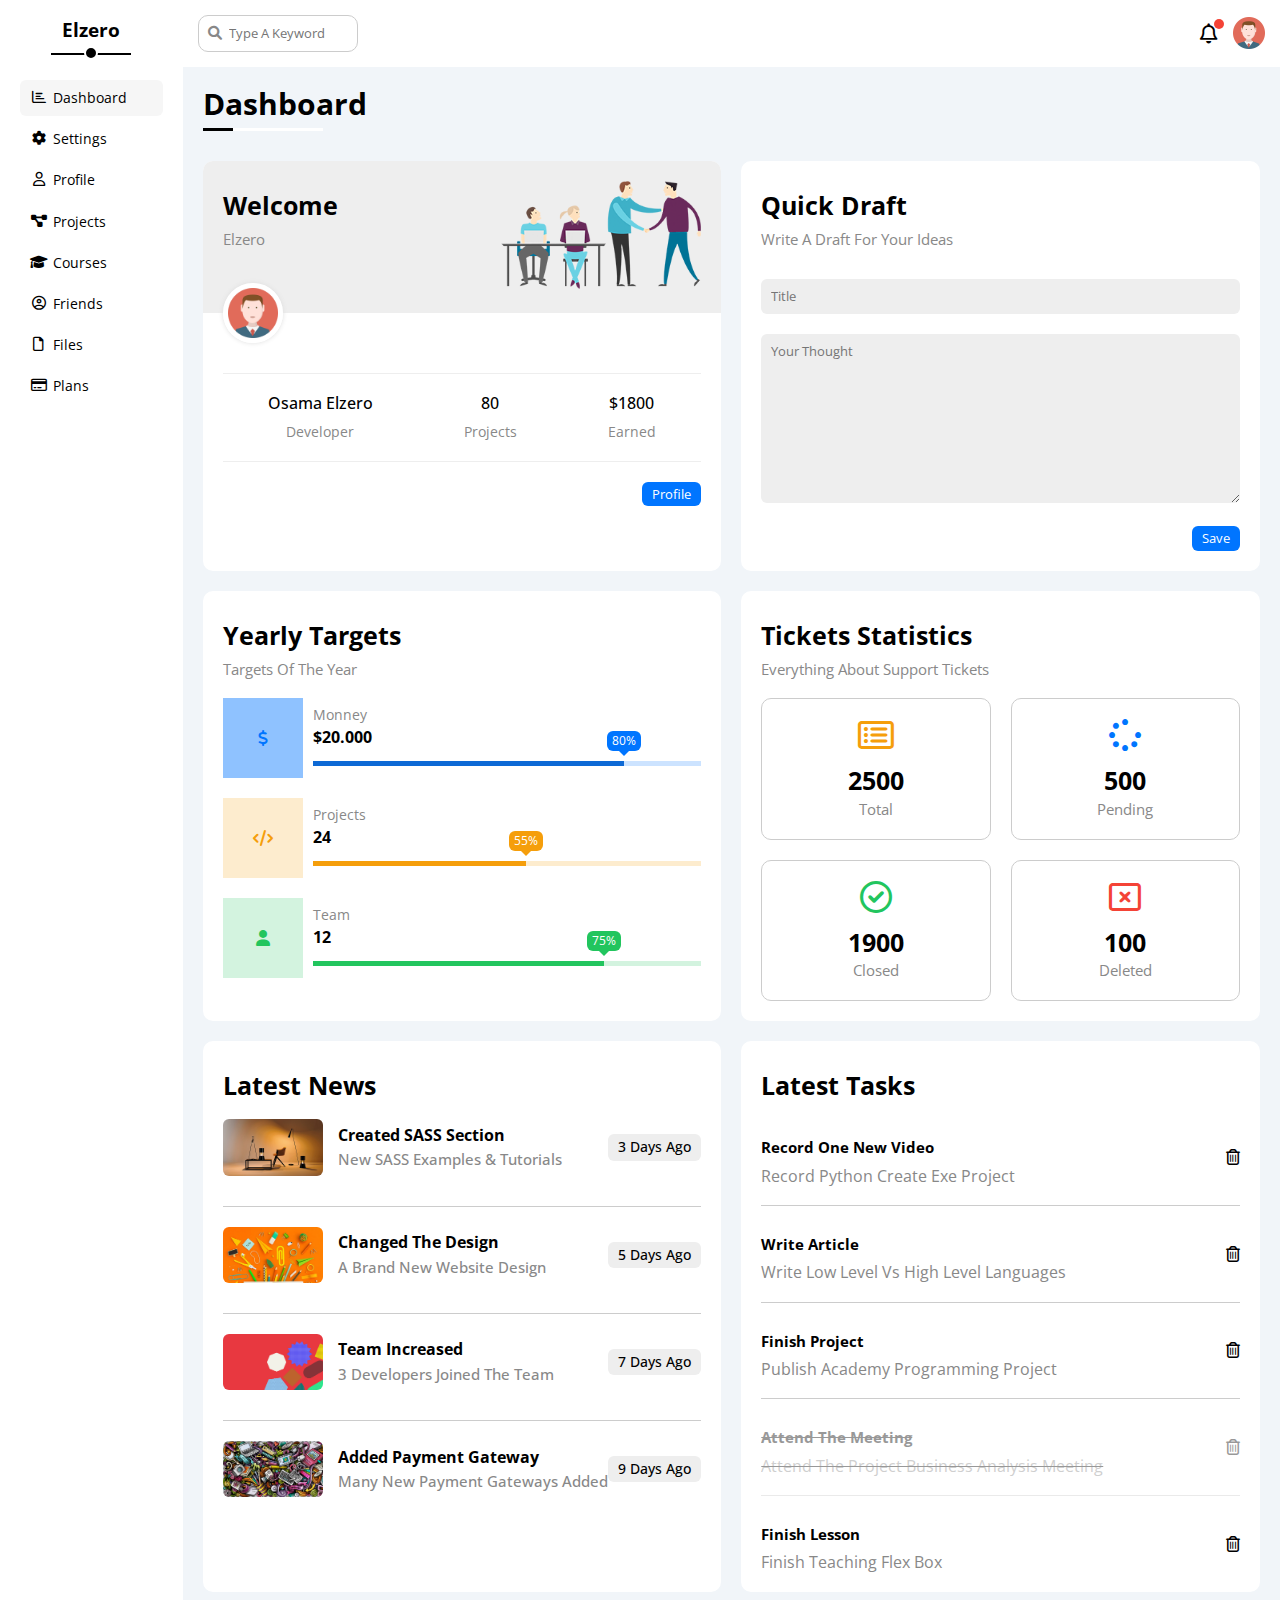
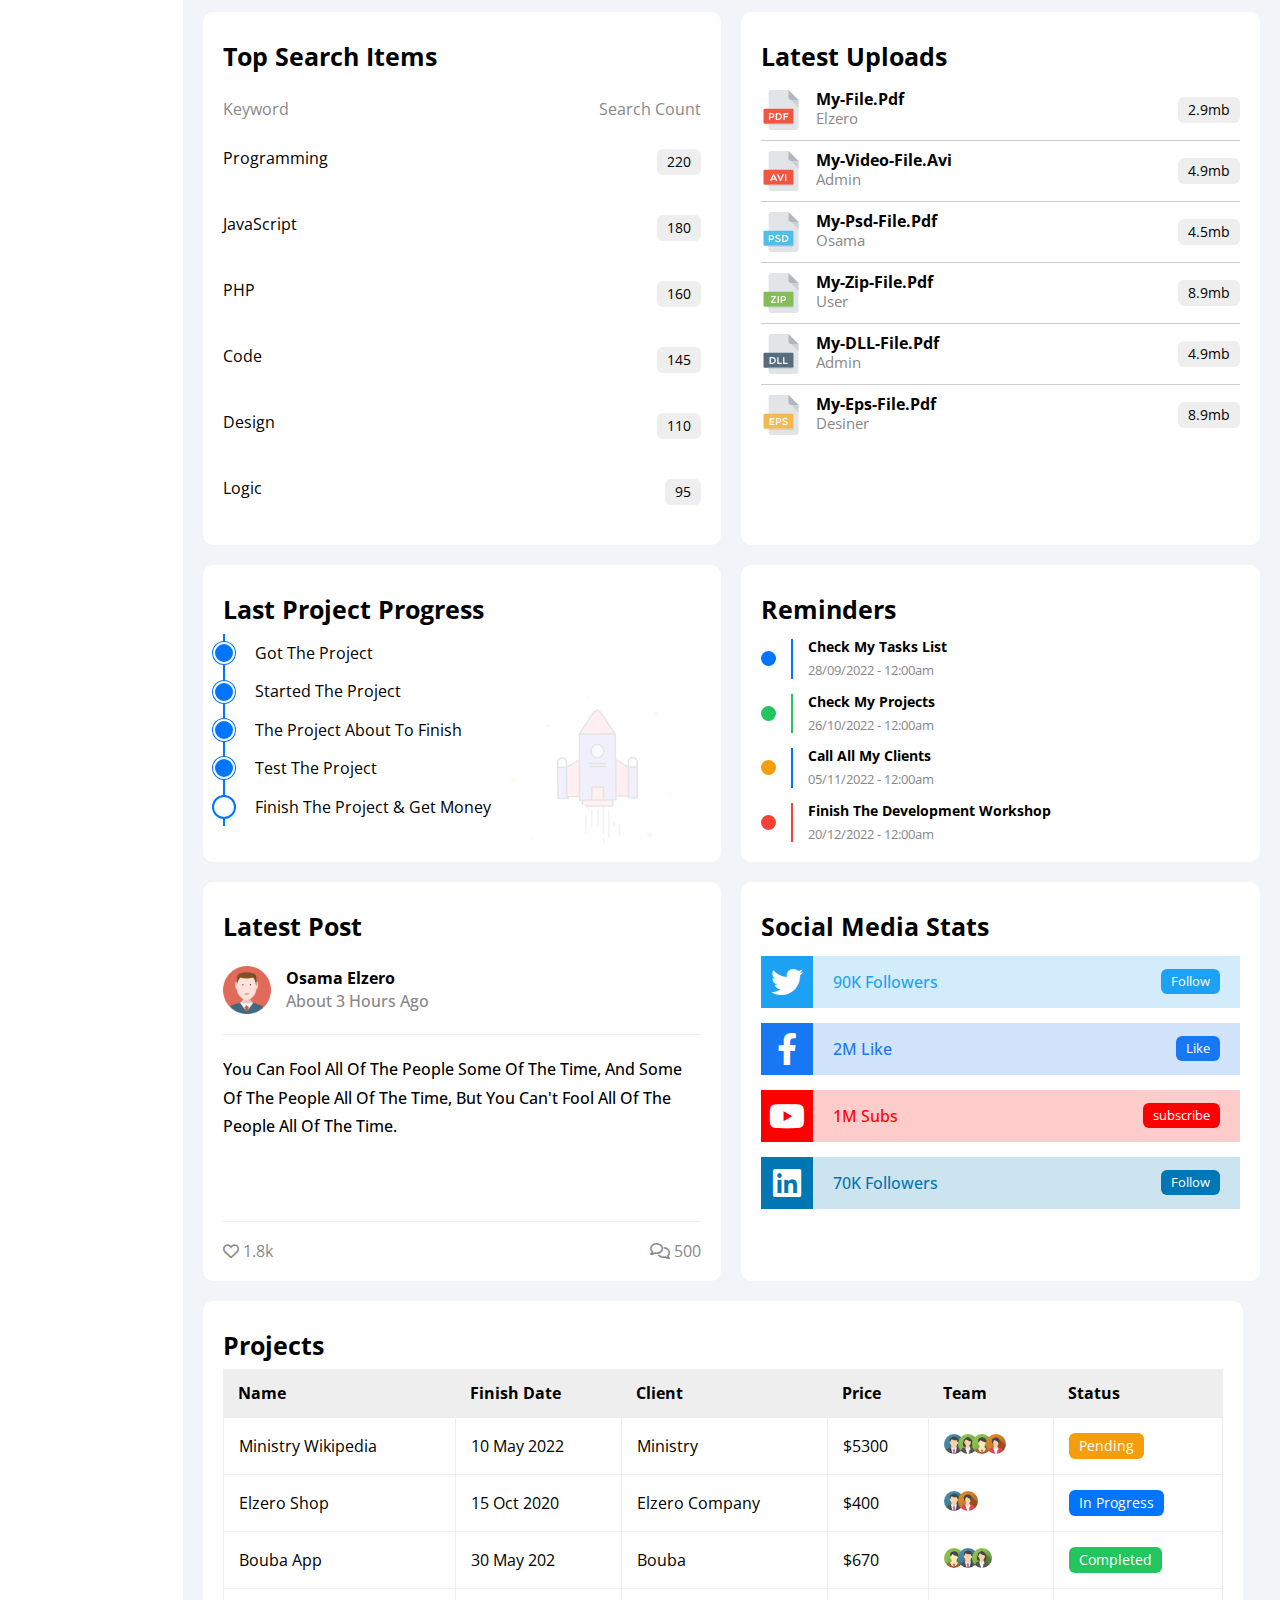
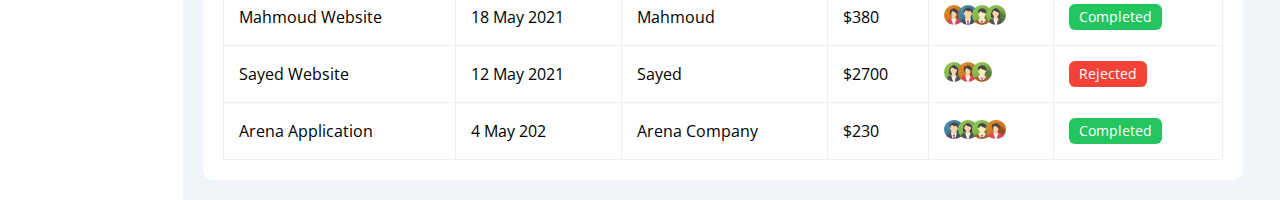
<file: index.html>
<!DOCTYPE html>
<html lang="en">
  <head>
    <meta charset="UTF-8" />
    <meta http-equiv="X-UA-Compatible" content="IE=edge" />
    <meta name="viewport" content="width=device-width, initial-scale=1.0" />
    <title>Dashboard</title>
    <link rel="stylesheet" href="./css/all.min.css" />
    <link rel="stylesheet" href="./css/Normalize.css" />
    <link rel="stylesheet" href="./css/stylee.css" />
    <link rel="preconnect" href="https://fonts.googleapis.com" />
    <link rel="preconnect" href="https://fonts.gstatic.com" crossorigin />
    <link
      href="https://fonts.googleapis.com/css2?family=Open+Sans:ital,wght@0,300;0,400;0,500;0,600;0,700;0,800;1,300;1,400;1,500;1,600;1,700;1,800&display=swap"
      rel="stylesheet"
    />
  </head>
  <body>
    <div class="header">
      <div class="slid_bar">
        <h3>Elzero</h3>
        <ul>
          <li class="active">
            <a href="index.html"
              ><i class="fa-regular fa-chart-bar fa-fw"></i
              ><span>Dashboard</span></a
            >
          </li>
          <li>
            <a href="settings.html"
              ><i class="fa-solid fa-gear fa-fw"></i><span>settings</span></a
            >
          </li>
          <li>
            <a href="profile.html"
              ><i class="fa-regular fa-user fa-fw"></i><span>profile</span></a
            >
          </li>
          <li>
            <a href="projects.html"
              ><i class="fa-solid fa-diagram-project fa-fw"></i
              ><span>projects</span></a
            >
          </li>
          <li>
            <a href="courses.html">
              <i class="fa-solid fa-graduation-cap fa-fw"></i
              ><span>courses</span></a
            >
          </li>
          <li>
            <a href="friends.html"
              ><i class="fa-regular fa-circle-user fa-fw"></i
              ><span>friends</span></a
            >
          </li>
          <li>
            <a href="files.html"
              ><i class="fa-regular fa-file fa-fw"></i><span>files</span></a
            >
          </li>
          <li>
            <a href="plans.html"
              ><i class="fa-regular fa-credit-card fa-fw"></i
              ><span>plans</span></a
            >
          </li>
        </ul>
      </div>
      <div class="content">
        <!-- start head -->
        <div class="head">
          <div class="search">
            <input type="search" placeholder="Type A Keyword" />
          </div>
          <div class="profile">
            <span><i class="fa-regular fa-bell fa-lg"></i></span>
            <img src="./imgs/avatar.png" alt="profile image" />
          </div>
        </div>
        <!-- lable -->
        <div class="lable-box">
          <h1 class="lable">Dashboard</h1>
        </div>

        <!-- content Box -->
        <div class="Box">
          <div class="dashboard-Box">
            <!-- welcome section -->
            <div class="welcome section">
              <div class="header section-padding">
                <div class="section-header-text">
                  <h3>welcome</h3>
                  <span>Elzero</span>
                </div>
                <div class="image">
                  <img src="./imgs/welcome.png" alt="welcome img" />
                </div>
              </div>
              <div class="person-information section-padding">
                <div class="photo">
                  <img src="./imgs/avatar.png" alt="person img" />
                </div>
                <div class="info">
                  <div>
                    <h4>osama elzero</h4>
                    <span>developer</span>
                  </div>
                  <div>
                    <h4>80</h4>
                    <span>projects</span>
                  </div>
                  <div>
                    <h4>$1800</h4>
                    <span>earned</span>
                  </div>
                </div>
                <div class="link">
                  <a
                    href="#"
                    class="button-style"
                    target="_blank"
                    rel="noopener noreferrer"
                    >Profile</a
                  >
                </div>
              </div>
            </div>
            <!-- quick drakt section -->
            <div class="quick-draft section-padding section">
              <div class="section-header-text">
                <h3>quick draft</h3>
                <span>Write A Draft For Your Ideas</span>
              </div>
              <input type="text" name="title" placeholder="Title" />
              <textarea
                name="opinion"
                rows="10"
                placeholder="Your Thought"
              ></textarea>
              <div class="save">
                <button type="submit" class="button-style">Save</button>
              </div>
            </div>
            <!-- Yearly Targets -->
            <div class="yearly-target section section-padding">
              <div class="section-header-text">
                <h3>Yearly Targets</h3>
                <span>targets of the year</span>
              </div>
              <div class="target-row">
                <div class="icon">
                  <i class="fa-sharp fa-solid fa-dollar-sign"></i>
                </div>
                <div class="info">
                  <div class="target-row-text">
                    <div>Monney</div>
                    <span>$20.000</span>
                  </div>

                  <span class="rate">
                    <span class="progress"></span>
                    <span class="progress-num">80%</span>
                  </span>
                </div>
              </div>
              <div class="target-row">
                <div class="icon">
                  <i class="fa-solid fa-code"></i>
                </div>
                <div class="info">
                  <div class="target-row-text">
                    <div>Projects</div>
                    <span>24</span>
                  </div>
                  <span class="rate">
                    <span class="progress"></span>
                    <span class="progress-num">55%</span>
                  </span>
                </div>
              </div>
              <div class="target-row">
                <div class="icon">
                  <i class="fa-solid fa-user"></i>
                </div>
                <div class="info">
                  <div class="target-row-text">
                    <div>Team</div>
                    <span>12</span>
                  </div>
                  <span class="rate">
                    <span class="progress"></span>
                    <span class="progress-num">75%</span>
                  </span>
                </div>
              </div>
            </div>
            <!-- Tickets Statistics -->
            <div class="tickets-statistics section section-padding">
              <div class="section-header-text">
                <h3>tickets statistics</h3>
                <span>everything about support tickets</span>
              </div>
              <div class="tickets-Box">
                <div class="box">
                  <i class="fa-regular fa-rectangle-list fa-2x"></i>
                  <div class="section-header-text">
                    <h3>2500</h3>
                    <span>total</span>
                  </div>
                </div>
                <div class="box">
                  <i class="fa-solid fa-spinner fa-2x"></i>
                  <div class="section-header-text">
                    <h3>500</h3>
                    <span>pending</span>
                  </div>
                </div>
                <div class="box">
                  <i class="fa-regular fa-circle-check fa-2x"></i>
                  <div class="section-header-text">
                    <h3>1900</h3>
                    <span>closed</span>
                  </div>
                </div>
                <div class="box">
                  <i class="fa-regular fa-rectangle-xmark fa-2x"></i>
                  <div class="section-header-text">
                    <h3>100</h3>
                    <span>deleted</span>
                  </div>
                </div>
              </div>
            </div>
            <!-- Latest News -->
            <div class="latest-news section section-padding">
              <div class="section-header-text">
                <h3>Latest News</h3>
              </div>
              <div class="box">
                <img src="./imgs/news-01.png" alt="news-img_1" />
                <div class="info">
                  <div class="section-header-text">
                    <h3>Created SASS Section</h3>
                    <span>New SASS Examples & Tutorials</span>
                  </div>
                  <div class="days shape">3 Days Ago</div>
                </div>
              </div>
              <div class="box">
                <img src="./imgs/news-02.png" alt="news-img_2" />
                <div class="info">
                  <div class="section-header-text">
                    <h3>Changed The Design</h3>
                    <span>A Brand New Website Design</span>
                  </div>
                  <div class="days shape">5 Days Ago</div>
                </div>
              </div>
              <div class="box">
                <img src="./imgs/news-03.png" alt="news-img_3" />
                <div class="info">
                  <div class="section-header-text">
                    <h3>Team Increased</h3>
                    <span>3 Developers Joined The Team</span>
                  </div>
                  <div class="days shape">7 Days Ago</div>
                </div>
              </div>
              <div class="box">
                <img src="./imgs/news-04.png" alt="news-img_4" />
                <div class="info">
                  <div class="section-header-text">
                    <h3>Added Payment Gateway</h3>
                    <span>Many New Payment Gateways Added</span>
                  </div>
                  <div class="days shape">9 Days Ago</div>
                </div>
              </div>
            </div>
            <!-- Latest Tasks -->
            <div class="latest-tasks section section-padding">
              <div class="section-header-text">
                <h3>Latest tasks</h3>
              </div>
              <div class="box">
                <div class="section-header-text">
                  <h3>Record One New Video</h3>
                  <span>Record Python Create Exe Project</span>
                </div>
                <i class="fa-regular fa-trash-can delete"></i>
              </div>
              <div class="box">
                <div class="section-header-text">
                  <h3>Write Article</h3>
                  <span>Write Low Level vs High Level Languages</span>
                </div>
                <i class="fa-regular fa-trash-can delete"></i>
              </div>
              <div class="box">
                <div class="section-header-text">
                  <h3>Finish Project</h3>
                  <span>Publish Academy Programming Project</span>
                </div>
                <i class="fa-regular fa-trash-can delete"></i>
              </div>
              <div class="box">
                <div class="section-header-text">
                  <h3>Attend The Meeting</h3>
                  <span>Attend The Project Business Analysis Meeting</span>
                </div>
                <i class="fa-regular fa-trash-can delete"></i>
              </div>
              <div class="box">
                <div class="section-header-text">
                  <h3>Finish Lesson</h3>
                  <span>Finish Teaching Flex Box</span>
                </div>
                <i class="fa-regular fa-trash-can delete"></i>
              </div>
            </div>
            <!-- Top Search Items -->
            <div class="top-search section section-padding">
              <div class="section-header-text">
                <h3>Top Search Items</h3>
              </div>
              <div class="title">
                <div>Keyword</div>
                <div>Search Count</div>
              </div>
              <div class="box">
                <div class="prog-name">Programming</div>
                <div class="search-count shape">220</div>
              </div>
              <div class="box">
                <div class="prog-name">JavaScript</div>
                <div class="search-count shape">180</div>
              </div>
              <div class="box">
                <div class="prog-name">PHP</div>
                <div class="search-count shape">160</div>
              </div>
              <div class="box">
                <div class="prog-name">Code</div>
                <div class="search-count shape">145</div>
              </div>
              <div class="box">
                <div class="prog-name">Design</div>
                <div class="search-count shape">110</div>
              </div>
              <div class="box">
                <div class="prog-name">Logic</div>
                <div class="search-count shape">95</div>
              </div>
            </div>
            <!-- Latest Uploads -->
            <div class="latest-uploads section section-padding">
              <div class="section-header-text">
                <h3>Latest Uploads</h3>
              </div>
              <div class="box">
                <div class="text-info">
                  <img src="./imgs/pdf.svg" alt="pdf-image" />
                  <div class="section-header-text">
                    <h3>my-file.pdf</h3>
                    <span>elzero</span>
                  </div>
                </div>
                <div class="size shape">2.9mb</div>
              </div>
              <div class="box">
                <div class="text-info">
                  <img src="./imgs/avi.svg" alt="avi-img" />
                  <div class="section-header-text">
                    <h3>My-Video-File.avi</h3>
                    <span>admin</span>
                  </div>
                </div>
                <div class="size shape">4.9mb</div>
              </div>
              <div class="box">
                <div class="text-info">
                  <img src="./imgs/psd.svg" alt="psd-img" />
                  <div class="section-header-text">
                    <h3>My-Psd-File.pdf</h3>
                    <span>osama</span>
                  </div>
                </div>
                <div class="size shape">4.5mb</div>
              </div>
              <div class="box">
                <div class="text-info">
                  <img src="./imgs/zip.svg" alt="zip-img" />
                  <div class="section-header-text">
                    <h3>My-Zip-File.pdf</h3>
                    <span>user</span>
                  </div>
                </div>
                <div class="size shape">8.9mb</div>
              </div>
              <div class="box">
                <div class="text-info">
                  <img src="./imgs/dll.svg" alt="dll-img" />
                  <div class="section-header-text">
                    <h3>My-DLL-File.pdf</h3>
                    <span>admin</span>
                  </div>
                </div>
                <div class="size shape">4.9mb</div>
              </div>
              <div class="box">
                <div class="text-info">
                  <img src="./imgs/eps.svg" alt="eps-img" />
                  <div class="section-header-text">
                    <h3>My-Eps-File.pdf</h3>
                    <span>desiner</span>
                  </div>
                </div>
                <div class="size shape">8.9mb</div>
              </div>
            </div>
            <!-- Last Project Progress -->
            <div class="last-project section section-padding">
              <div class="section-header-text">
                <h3>Last Project Progress</h3>
              </div>
              <div class="project-steps">
                <div class="got-project OK">Got The Project</div>
                <div class="start-project OK">Started The Project</div>
                <div class="about-finish OK">The Project About To Finish</div>
                <div class="test-project in-work">Test The Project</div>
                <div class="finised">Finish The Project & Get Money</div>
              </div>
              <img src="./imgs/project.png" alt="project" />
            </div>
            <!-- Reminders -->
            <div class="reminder section section-padding">
              <div class="section-header-text">
                <h3>reminders</h3>
              </div>
              <div class="box">
                <span></span>
                <div class="section-header-text reminder-info">
                  <h3>Check My Tasks List</h3>
                  <span>28/09/2022 - 12:00am</span>
                </div>
              </div>
              <div class="box">
                <span></span>
                <div class="section-header-text reminder-info">
                  <h3>Check My Projects</h3>
                  <span>26/10/2022 - 12:00am</span>
                </div>
              </div>
              <div class="box">
                <span></span>
                <div class="section-header-text reminder-info">
                  <h3>Call All My Clients</h3>
                  <span>05/11/2022 - 12:00am</span>
                </div>
              </div>
              <div class="box">
                <span></span>
                <div class="section-header-text reminder-info">
                  <h3>Finish The Development Workshop</h3>
                  <span>20/12/2022 - 12:00am</span>
                </div>
              </div>
            </div>
            <!-- Latest Post -->
            <div class="latest-post section section-padding">
              <div class="section-header-text">
                <h3>latest post</h3>
              </div>
              <div class="info">
                <img src="./imgs/avatar.png" alt="avatar-img" />
                <div class="section-header-text person-info">
                  <h3>Osama Elzero</h3>
                  <span>About 3 Hours Ago</span>
                </div>
              </div>
              <div class="text">
                You Can Fool All Of The People Some Of The Time, And Some Of The
                People All Of The Time, But You Can't Fool All Of The People All
                Of The Time.
              </div>
              <div class="likes-comments">
                <div class="likes">
                  <i class="fa-regular fa-heart"></i>
                  <span class="likes-num">1.8k</span>
                </div>
                <div class="comments">
                  <i class="fa-regular fa-comments"></i>
                  <span class="comments-num">500</span>
                </div>
              </div>
            </div>
            <!-- Social Media Stats -->
            <div class="social-media section section-padding">
              <div class="section-header-text">
                <h3>Social Media Stats</h3>
              </div>
              <div class="box">
                <i class="fa-brands fa-twitter fa-2x"></i>
                <div>
                  <div class="media-followers">90K Followers</div>
                  <div class="media-link">
                    <a href="#" target="_blank" class="button-style">Follow</a>
                  </div>
                </div>
              </div>
              <div class="box">
                <i class="fa-brands fa-facebook-f fa-2x"></i>
                <div>
                  <div class="media-followers">2M Like</div>
                  <div class="media-link">
                    <a href="#" target="_blank" class="button-style">Like</a>
                  </div>
                </div>
              </div>
              <div class="box">
                <i class="fa-brands fa-youtube fa-2x"></i>
                <div>
                  <div class="media-followers">1M Subs</div>
                  <div class="media-link">
                    <a href="#" target="_blank" class="button-style"
                      >subscribe</a
                    >
                  </div>
                </div>
              </div>
              <div class="box">
                <i class="fa-brands fa-linkedin fa-2x"></i>
                <div>
                  <div class="media-followers">70K Followers</div>
                  <div class="media-link">
                    <a href="#" target="_blank" class="button-style">Follow</a>
                  </div>
                </div>
              </div>
            </div>
          </div>
          <!-- Projects -->
          <div class="projects">
            <div class="section-header-text section section-padding">
              <h3>projects</h3>

              <div class="table">
                <table>
                  <thead>
                    <tr>
                      <td>Name</td>
                      <td>Finish Date</td>
                      <td>Client</td>
                      <td>Price</td>
                      <td>Team</td>
                      <td>Status</td>
                    </tr>
                  </thead>
                  <tbody>
                    <tr>
                      <td>Ministry Wikipedia</td>
                      <td>10 May 2022</td>
                      <td>Ministry</td>
                      <td>$5300</td>
                      <td>
                        <img src="./imgs/team-01.png" alt="Team-imgs" />
                        <img src="./imgs/team-02.png" alt="Team-imgs" />
                        <img src="./imgs/team-03.png" alt="Team-imgs" />
                        <img src="./imgs/team-04.png" alt="Team-imgs" />
                      </td>
                      <td><div class="shape pending">Pending</div></td>
                    </tr>
                    <tr>
                      <td>Elzero Shop</td>
                      <td>15 Oct 2020</td>
                      <td>Elzero Company</td>
                      <td>$400</td>
                      <td>
                        <img src="./imgs/team-01.png" alt="Team-imgs" />
                        <img src="./imgs/team-04.png" alt="Team-imgs" />
                      </td>
                      <td><div class="shape in-progress">In Progress</div></td>
                    </tr>
                    <tr>
                      <td>Bouba App</td>
                      <td>30 May 202</td>
                      <td>Bouba</td>
                      <td>$670</td>
                      <td>
                        <img src="./imgs/team-03.png" alt="Team-imgs" />
                        <img src="./imgs/team-01.png" alt="Team-imgs" />
                        <img src="./imgs/team-02.png" alt="Team-imgs" />
                      </td>

                      <td><div class="shape completed">Completed</div></td>
                    </tr>
                    <tr>
                      <td>Mahmoud Website</td>
                      <td>18 May 2021</td>
                      <td>Mahmoud</td>
                      <td>$380</td>
                      <td>
                        <img src="./imgs/team-04.png" alt="Team-imgs" />
                        <img src="./imgs/team-01.png" alt="Team-imgs" />
                        <img src="./imgs/team-03.png" alt="Team-imgs" />
                        <img src="./imgs/team-02.png" alt="Team-imgs" />
                      </td>
                      <td><div class="shape completed">Completed</div></td>
                    </tr>
                    <tr>
                      <td>Sayed Website</td>
                      <td>12 May 2021</td>
                      <td>Sayed</td>
                      <td>$2700</td>
                      <td>
                        <img src="./imgs/team-02.png" alt="Team-imgs" />
                        <img src="./imgs/team-04.png" alt="Team-imgs" />
                        <img src="./imgs/team-03.png" alt="Team-imgs" />
                      </td>
                      <td><div class="shape rejected">Rejected</div></td>
                    </tr>
                    <tr>
                      <td>Arena Application</td>
                      <td>4 May 202</td>
                      <td>Arena Company</td>
                      <td>$230</td>
                      <td>
                        <img src="./imgs/team-01.png" alt="Team-imgs" />
                        <img src="./imgs/team-02.png" alt="Team-imgs" />
                        <img src="./imgs/team-03.png" alt="Team-imgs" />
                        <img src="./imgs/team-04.png" alt="Team-imgs" />
                      </td>
                      <td><div class="shape completed">Completed</div></td>
                    </tr>
                  </tbody>
                </table>
              </div>
            </div>
          </div>
        </div>
      </div>
    </div>
  </body>
</html>
</file>
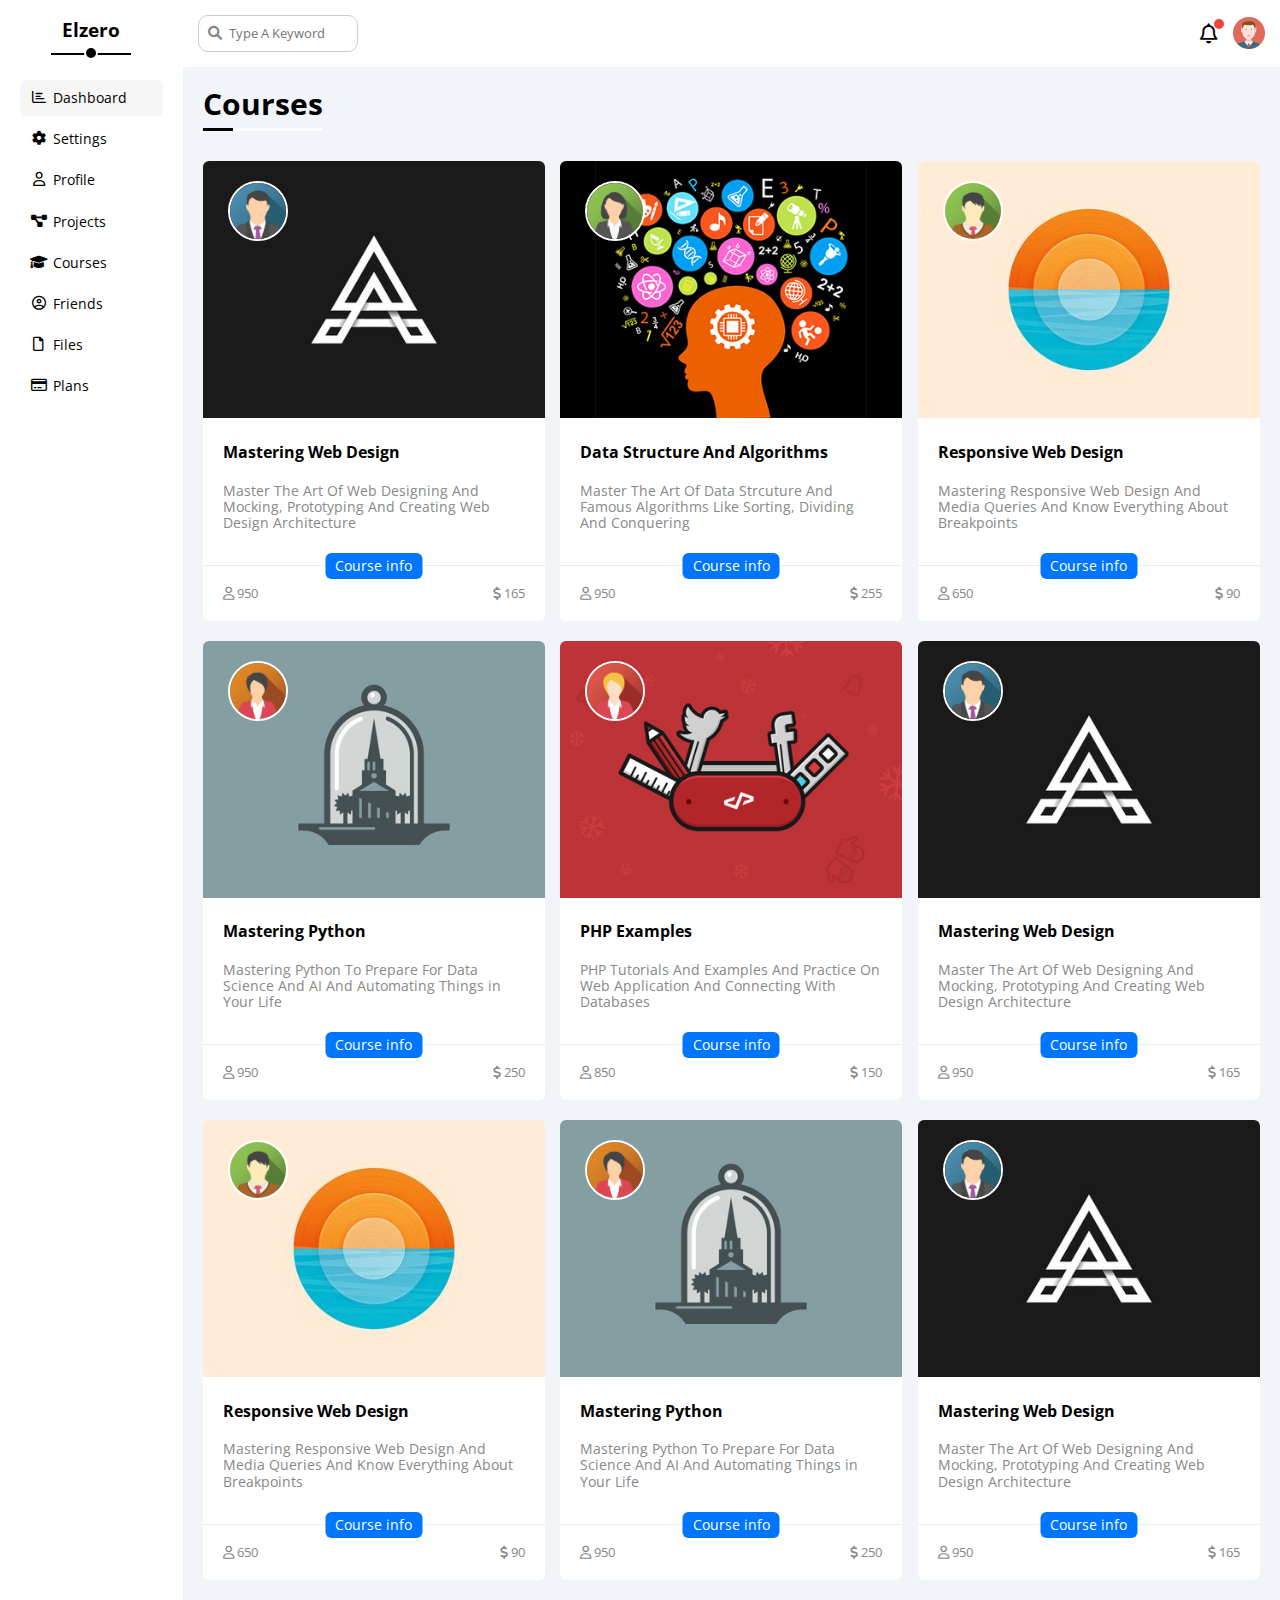
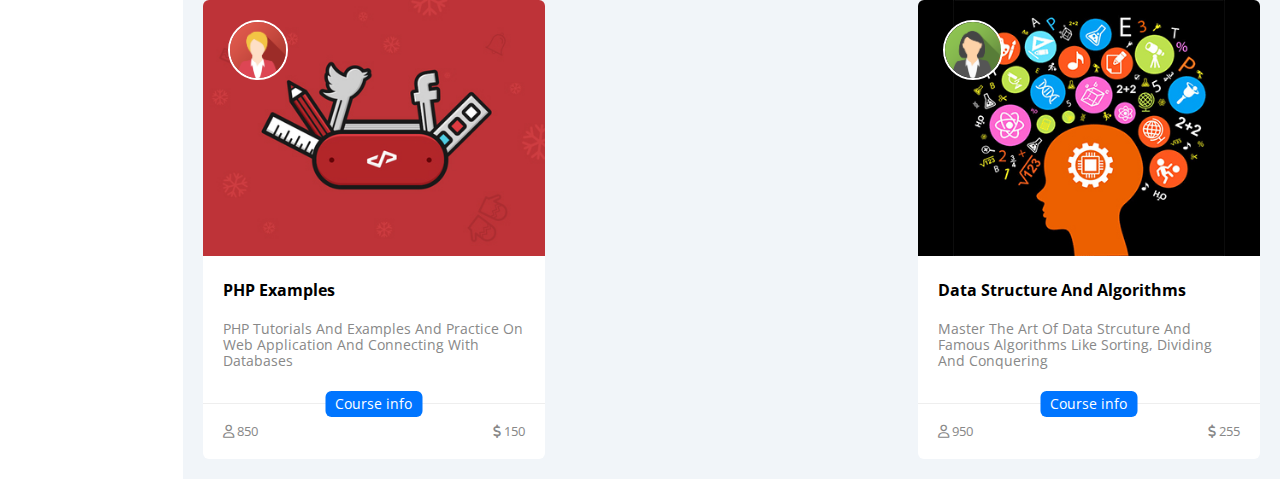
<file: courses.html>
<!DOCTYPE html>
<html lang="en">
  <head>
    <meta charset="UTF-8" />
    <meta http-equiv="X-UA-Compatible" content="IE=edge" />
    <meta name="viewport" content="width=device-width, initial-scale=1.0" />
    <title>Courses</title>
    <link rel="stylesheet" href="./css/all.min.css" />
    <link rel="stylesheet" href="./css/Normalize.css" />
    <link rel="stylesheet" href="./css/stylee.css" />
    <link rel="preconnect" href="https://fonts.googleapis.com" />
    <link rel="preconnect" href="https://fonts.gstatic.com" crossorigin />
    <link
      href="https://fonts.googleapis.com/css2?family=Open+Sans:ital,wght@0,300;0,400;0,500;0,600;0,700;0,800;1,300;1,400;1,500;1,600;1,700;1,800&display=swap"
      rel="stylesheet"
    />
  </head>
  <body>
    <div class="header">
      <div class="slid_bar">
        <h3>Elzero</h3>
        <ul>
          <li class="active">
            <a href="index.html"
              ><i class="fa-regular fa-chart-bar fa-fw"></i
              ><span>Dashboard</span></a
            >
          </li>
          <li>
            <a href="settings.html"
              ><i class="fa-solid fa-gear fa-fw"></i><span>settings</span></a
            >
          </li>
          <li>
            <a href="profile.html"
              ><i class="fa-regular fa-user fa-fw"></i><span>profile</span></a
            >
          </li>
          <li>
            <a href="projects.html"
              ><i class="fa-solid fa-diagram-project fa-fw"></i
              ><span>projects</span></a
            >
          </li>
          <li>
            <a href="courses.html">
              <i class="fa-solid fa-graduation-cap fa-fw"></i
              ><span>courses</span></a
            >
          </li>
          <li>
            <a href="friends.html"
              ><i class="fa-regular fa-circle-user fa-fw"></i
              ><span>friends</span></a
            >
          </li>
          <li>
            <a href="files.html"
              ><i class="fa-regular fa-file fa-fw"></i><span>files</span></a
            >
          </li>
          <li>
            <a href="plans.html"
              ><i class="fa-regular fa-credit-card fa-fw"></i
              ><span>plans</span></a
            >
          </li>
        </ul>
      </div>
      <div class="content">
        <div class="head">
          <div class="search">
            <input type="search" placeholder="Type A Keyword" />
          </div>
          <div class="profile">
            <span><i class="fa-regular fa-bell fa-lg"></i></span>
            <img src="./imgs/avatar.png" alt="profile image" />
          </div>
        </div>
        <div class="lable-box">
          <h1 class="lable">Courses</h1>
        </div>
        <div class="Box">
          <div class="courses-content">
            <!-- Course Box -->
            <div class="course">
              <div class="images">
                <img
                  src="./imgs/course-01.jpg"
                  class="course-img"
                  alt="course-img"
                />
                <img
                  src="./imgs/team-01.png"
                  class="instractor-img"
                  alt="instractor-img"
                />
              </div>
              <div class="box">
                <div class="course-describe">
                  <h4>Mastering Web Design</h4>
                  <p>
                    Master The Art Of Web Designing And Mocking, Prototyping And
                    Creating Web Design Architecture
                  </p>
                </div>
                <div class="course-details">
                  <div class="shape">Course info</div>
                  <div class="goined">
                    <i class="fa-regular fa-user"></i>
                    <span>950</span>
                  </div>
                  <div class="price">
                    <i class="fa-solid fa-dollar-sign"></i>
                    <span>165</span>
                  </div>
                </div>
              </div>
            </div>
            <div class="course">
              <div class="images">
                <img
                  src="./imgs/course-02.jpg"
                  class="course-img"
                  alt="course-img"
                />
                <img
                  src="./imgs/team-02.png"
                  class="instractor-img"
                  alt="instractor-img"
                />
              </div>
              <div class="box">
                <div class="course-describe">
                  <h4>Data Structure And Algorithms</h4>
                  <p>
                    Master The Art Of Data Strcuture And Famous Algorithms Like
                    Sorting, Dividing And Conquering
                  </p>
                </div>
                <div class="course-details">
                  <div class="shape">Course info</div>
                  <div class="goined">
                    <i class="fa-regular fa-user"></i>
                    <span>950</span>
                  </div>
                  <div class="price">
                    <i class="fa-solid fa-dollar-sign"></i>
                    <span>255</span>
                  </div>
                </div>
              </div>
            </div>
            <div class="course">
              <div class="images">
                <img
                  src="./imgs/course-03.jpg"
                  class="course-img"
                  alt="course-img"
                />
                <img
                  src="./imgs/team-03.png"
                  class="instractor-img"
                  alt="instractor-img"
                />
              </div>
              <div class="box">
                <div class="course-describe">
                  <h4>Responsive Web Design</h4>
                  <p>
                    Mastering Responsive Web Design And Media Queries And Know
                    Everything About Breakpoints
                  </p>
                </div>
                <div class="course-details">
                  <div class="shape">Course info</div>
                  <div class="goined">
                    <i class="fa-regular fa-user"></i>
                    <span>650</span>
                  </div>
                  <div class="price">
                    <i class="fa-solid fa-dollar-sign"></i>
                    <span>90</span>
                  </div>
                </div>
              </div>
            </div>
            <div class="course">
              <div class="images">
                <img
                  src="./imgs/course-04.jpg"
                  class="course-img"
                  alt="course-img"
                />
                <img
                  src="./imgs/team-04.png"
                  class="instractor-img"
                  alt="instractor-img"
                />
              </div>
              <div class="box">
                <div class="course-describe">
                  <h4>Mastering Python</h4>
                  <p>
                    Mastering Python To Prepare For Data Science And AI And
                    Automating Things in Your Life
                  </p>
                </div>
                <div class="course-details">
                  <div class="shape">Course info</div>
                  <div class="goined">
                    <i class="fa-regular fa-user"></i>
                    <span>950</span>
                  </div>
                  <div class="price">
                    <i class="fa-solid fa-dollar-sign"></i>
                    <span>250</span>
                  </div>
                </div>
              </div>
            </div>
            <div class="course">
              <div class="images">
                <img
                  src="./imgs/course-05.jpg"
                  class="course-img"
                  alt="course-img"
                />
                <img
                  src="./imgs/team-05.png"
                  class="instractor-img"
                  alt="instractor-img"
                />
              </div>
              <div class="box">
                <div class="course-describe">
                  <h4>PHP Examples</h4>
                  <p>
                    PHP Tutorials And Examples And Practice On Web Application
                    And Connecting With Databases
                  </p>
                </div>
                <div class="course-details">
                  <div class="shape">Course info</div>
                  <div class="goined">
                    <i class="fa-regular fa-user"></i>
                    <span>850</span>
                  </div>
                  <div class="price">
                    <i class="fa-solid fa-dollar-sign"></i>
                    <span>150</span>
                  </div>
                </div>
              </div>
            </div>
            <div class="course">
              <div class="images">
                <img
                  src="./imgs/course-01.jpg"
                  class="course-img"
                  alt="course-img"
                />
                <img
                  src="./imgs/team-01.png"
                  class="instractor-img"
                  alt="instractor-img"
                />
              </div>
              <div class="box">
                <div class="course-describe">
                  <h4>Mastering Web Design</h4>
                  <p>
                    Master The Art Of Web Designing And Mocking, Prototyping And
                    Creating Web Design Architecture
                  </p>
                </div>
                <div class="course-details">
                  <div class="shape">Course info</div>
                  <div class="goined">
                    <i class="fa-regular fa-user"></i>
                    <span>950</span>
                  </div>
                  <div class="price">
                    <i class="fa-solid fa-dollar-sign"></i>
                    <span>165</span>
                  </div>
                </div>
              </div>
            </div>
            <div class="course">
              <div class="images">
                <img
                  src="./imgs/course-03.jpg"
                  class="course-img"
                  alt="course-img"
                />
                <img
                  src="./imgs/team-03.png"
                  class="instractor-img"
                  alt="instractor-img"
                />
              </div>
              <div class="box">
                <div class="course-describe">
                  <h4>Responsive Web Design</h4>
                  <p>
                    Mastering Responsive Web Design And Media Queries And Know
                    Everything About Breakpoints
                  </p>
                </div>
                <div class="course-details">
                  <div class="shape">Course info</div>
                  <div class="goined">
                    <i class="fa-regular fa-user"></i>
                    <span>650</span>
                  </div>
                  <div class="price">
                    <i class="fa-solid fa-dollar-sign"></i>
                    <span>90</span>
                  </div>
                </div>
              </div>
            </div>
            <div class="course">
              <div class="images">
                <img
                  src="./imgs/course-04.jpg"
                  class="course-img"
                  alt="course-img"
                />
                <img
                  src="./imgs/team-04.png"
                  class="instractor-img"
                  alt="instractor-img"
                />
              </div>
              <div class="box">
                <div class="course-describe">
                  <h4>Mastering Python</h4>
                  <p>
                    Mastering Python To Prepare For Data Science And AI And
                    Automating Things in Your Life
                  </p>
                </div>
                <div class="course-details">
                  <div class="shape">Course info</div>
                  <div class="goined">
                    <i class="fa-regular fa-user"></i>
                    <span>950</span>
                  </div>
                  <div class="price">
                    <i class="fa-solid fa-dollar-sign"></i>
                    <span>250</span>
                  </div>
                </div>
              </div>
            </div>
            <div class="course">
              <div class="images">
                <img
                  src="./imgs/course-01.jpg"
                  class="course-img"
                  alt="course-img"
                />
                <img
                  src="./imgs/team-01.png"
                  class="instractor-img"
                  alt="instractor-img"
                />
              </div>
              <div class="box">
                <div class="course-describe">
                  <h4>Mastering Web Design</h4>
                  <p>
                    Master The Art Of Web Designing And Mocking, Prototyping And
                    Creating Web Design Architecture
                  </p>
                </div>
                <div class="course-details">
                  <div class="shape">Course info</div>
                  <div class="goined">
                    <i class="fa-regular fa-user"></i>
                    <span>950</span>
                  </div>
                  <div class="price">
                    <i class="fa-solid fa-dollar-sign"></i>
                    <span>165</span>
                  </div>
                </div>
              </div>
            </div>
            <div class="course">
              <div class="images">
                <img
                  src="./imgs/course-05.jpg"
                  class="course-img"
                  alt="course-img"
                />
                <img
                  src="./imgs/team-05.png"
                  class="instractor-img"
                  alt="instractor-img"
                />
              </div>
              <div class="box">
                <div class="course-describe">
                  <h4>PHP Examples</h4>
                  <p>
                    PHP Tutorials And Examples And Practice On Web Application
                    And Connecting With Databases
                  </p>
                </div>
                <div class="course-details">
                  <div class="shape">Course info</div>
                  <div class="goined">
                    <i class="fa-regular fa-user"></i>
                    <span>850</span>
                  </div>
                  <div class="price">
                    <i class="fa-solid fa-dollar-sign"></i>
                    <span>150</span>
                  </div>
                </div>
              </div>
            </div>
            <div class="course">
              <div class="images">
                <img
                  src="./imgs/course-02.jpg"
                  class="course-img"
                  alt="course-img"
                />
                <img
                  src="./imgs/team-02.png"
                  class="instractor-img"
                  alt="instractor-img"
                />
              </div>
              <div class="box">
                <div class="course-describe">
                  <h4>Data Structure And Algorithms</h4>
                  <p>
                    Master The Art Of Data Strcuture And Famous Algorithms Like
                    Sorting, Dividing And Conquering
                  </p>
                </div>
                <div class="course-details">
                  <div class="shape">Course info</div>
                  <div class="goined">
                    <i class="fa-regular fa-user"></i>
                    <span>950</span>
                  </div>
                  <div class="price">
                    <i class="fa-solid fa-dollar-sign"></i>
                    <span>255</span>
                  </div>
                </div>
              </div>
            </div>
          </div>
        </div>
      </div>
    </div>
  </body>
</html>
</file>
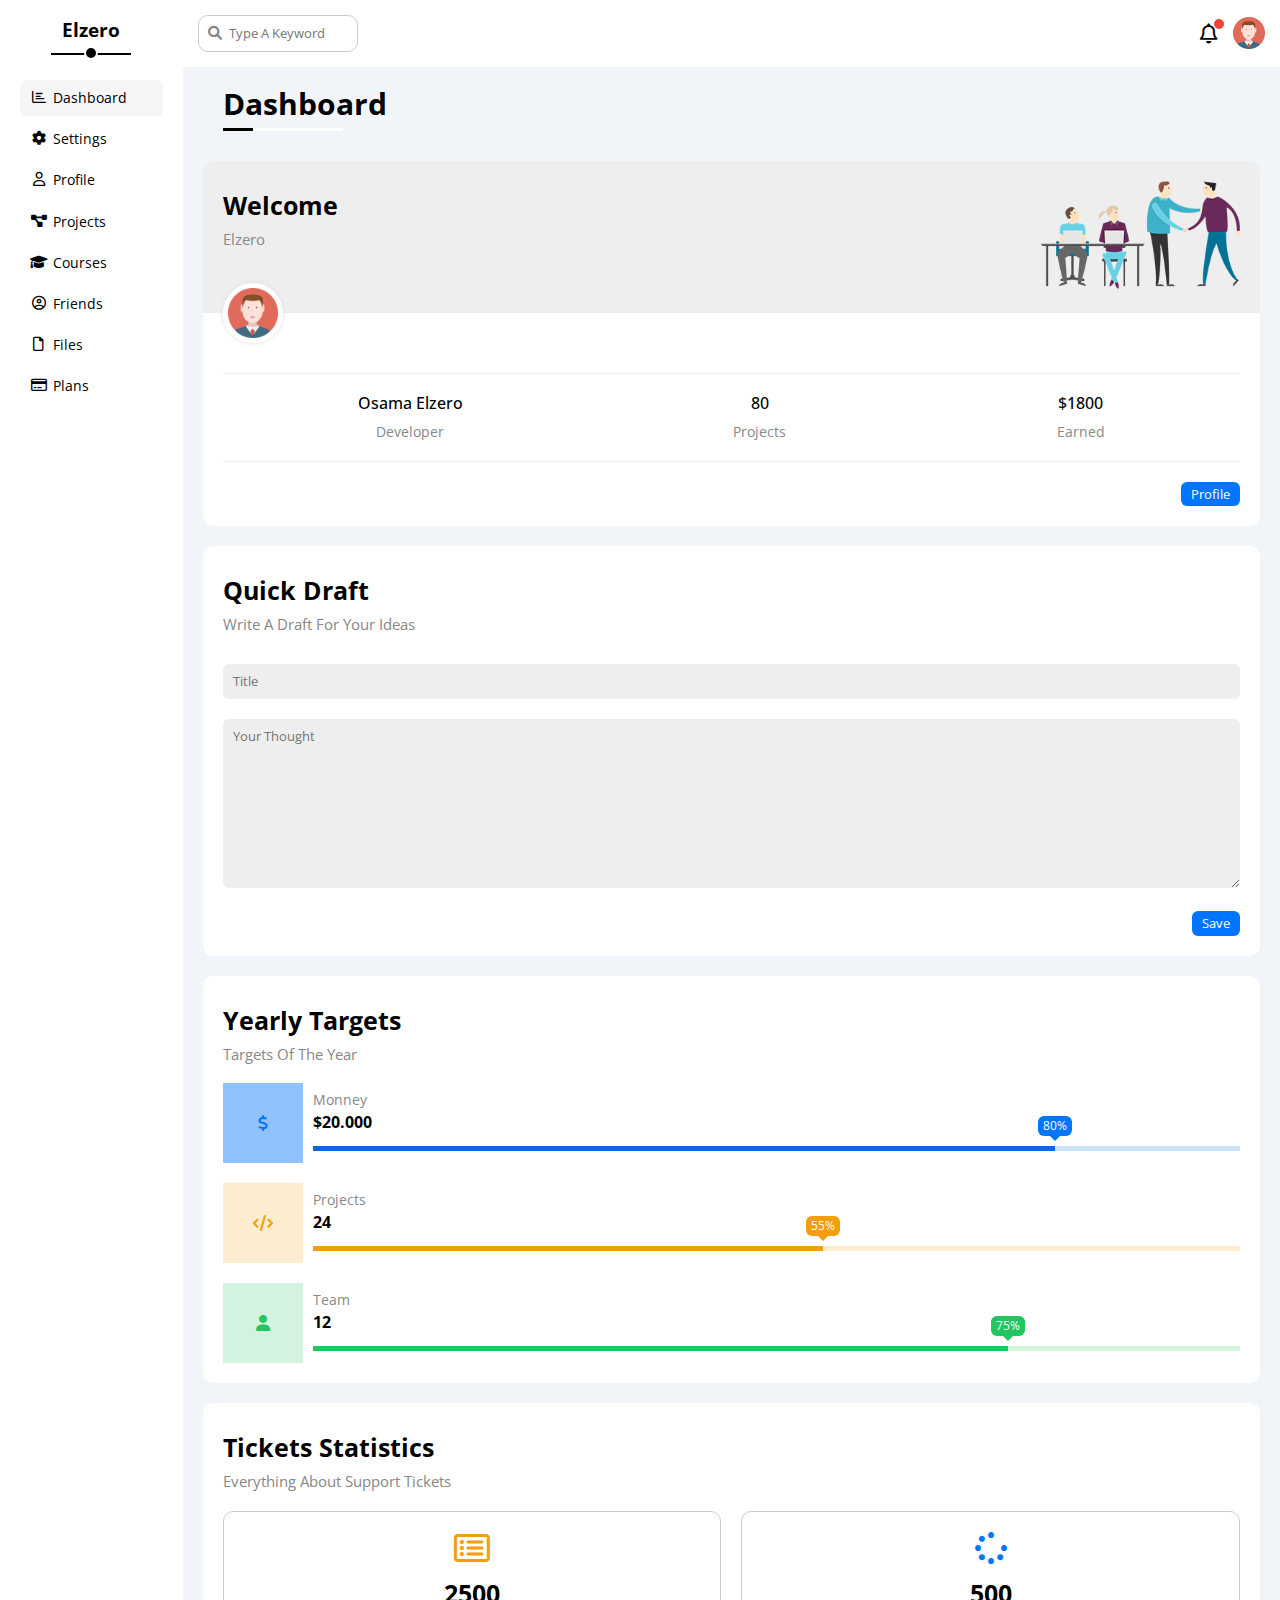
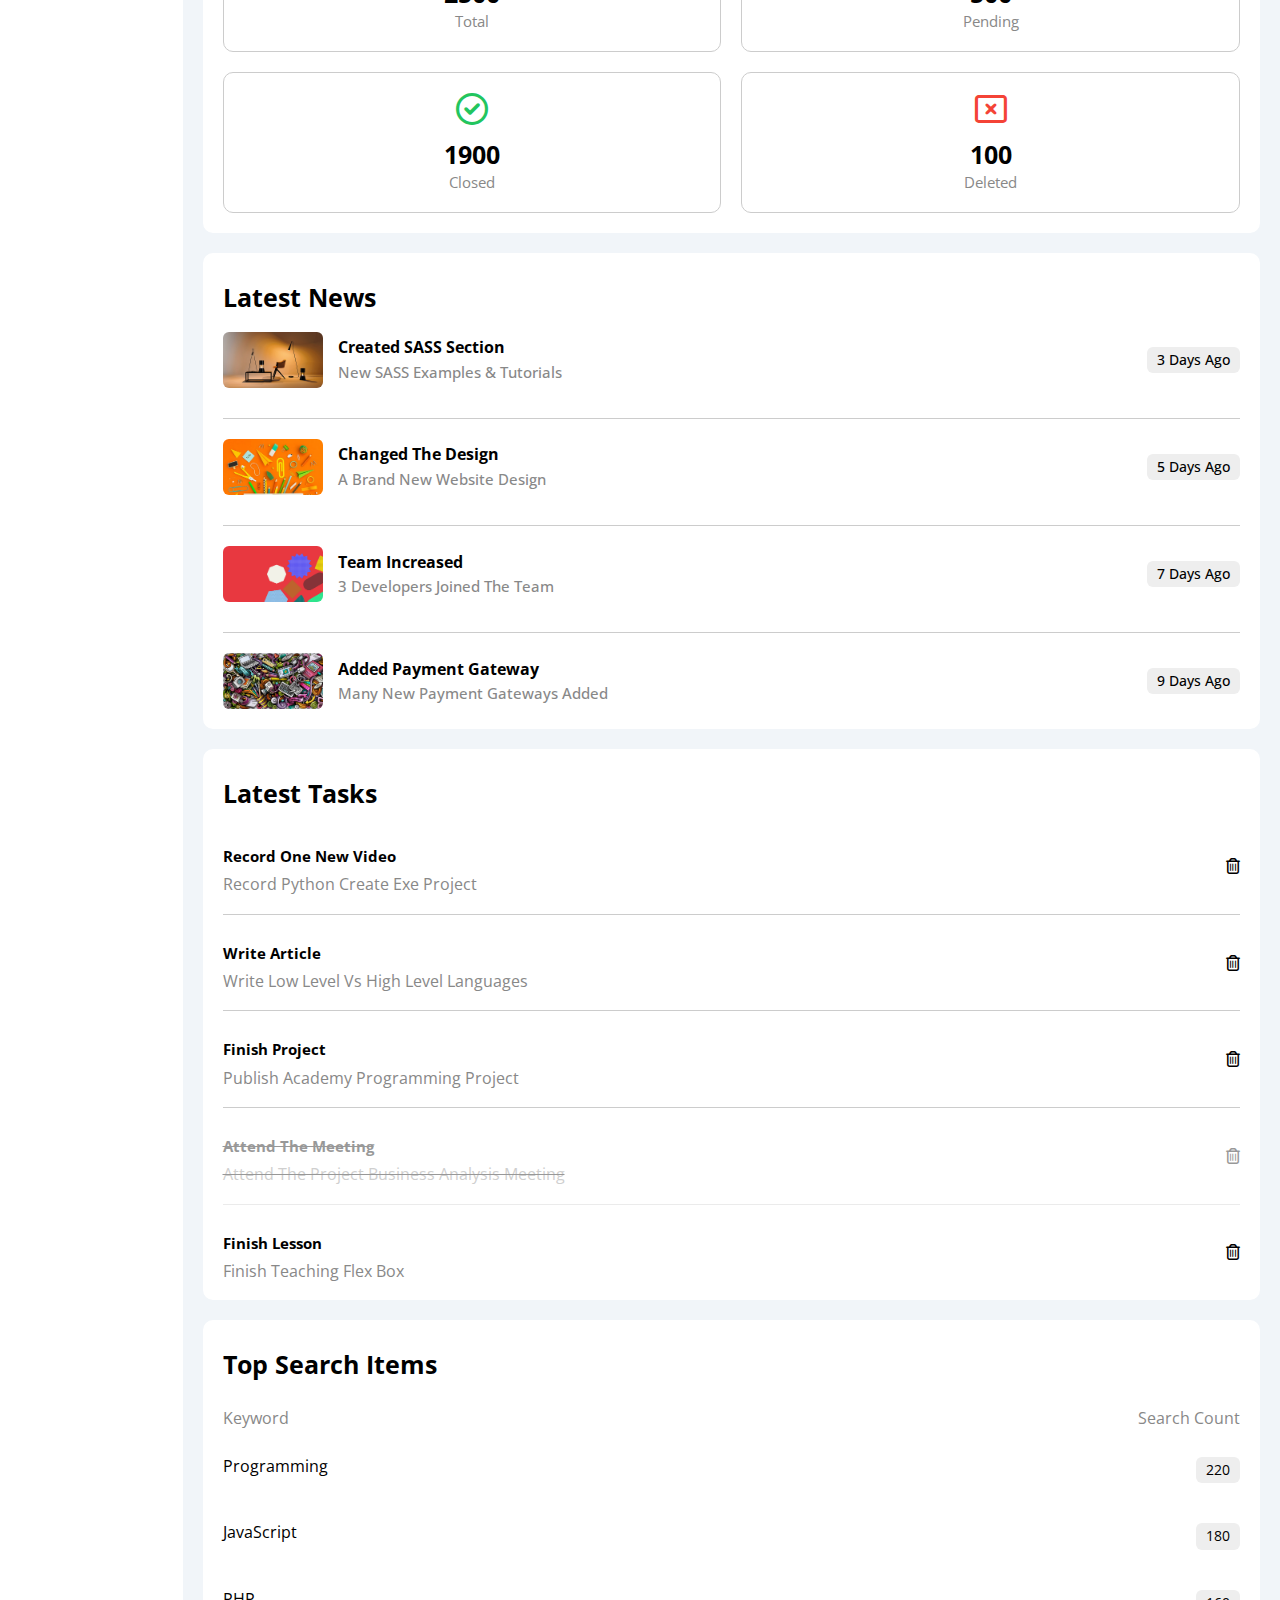
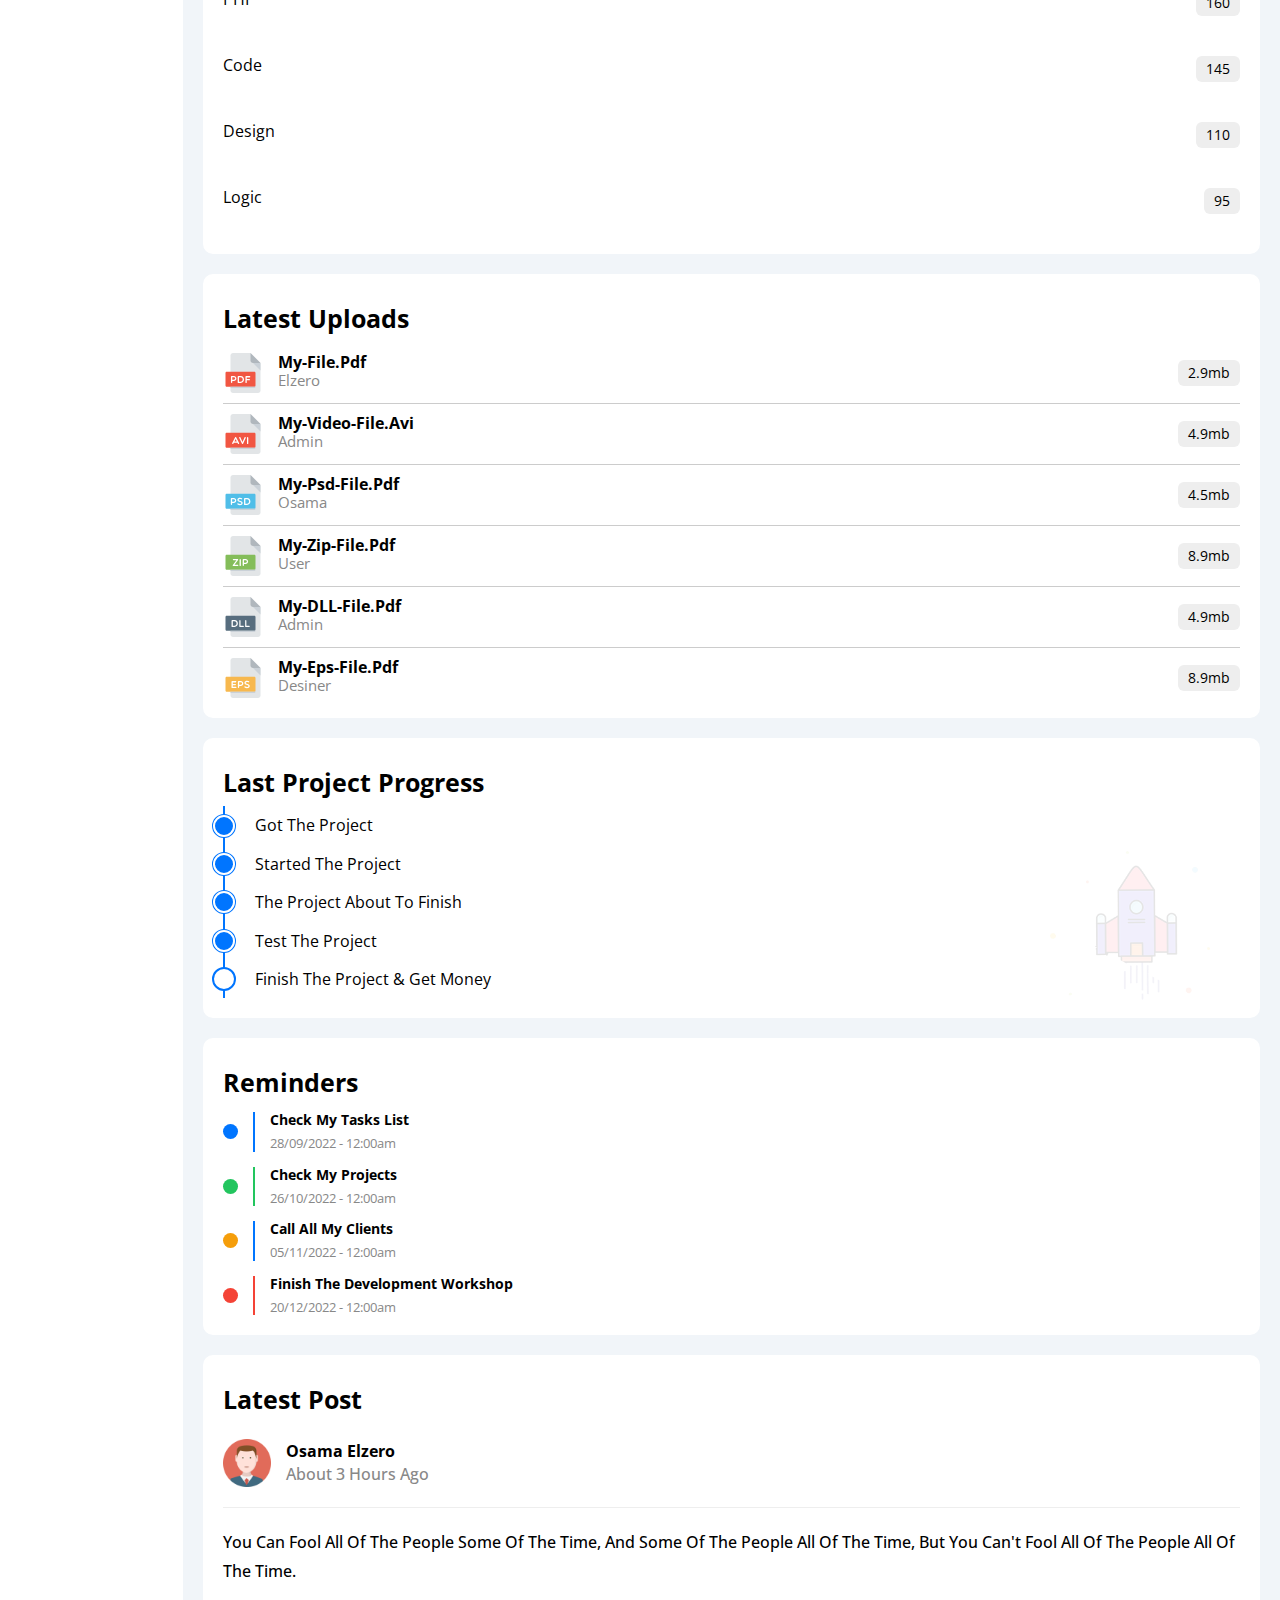
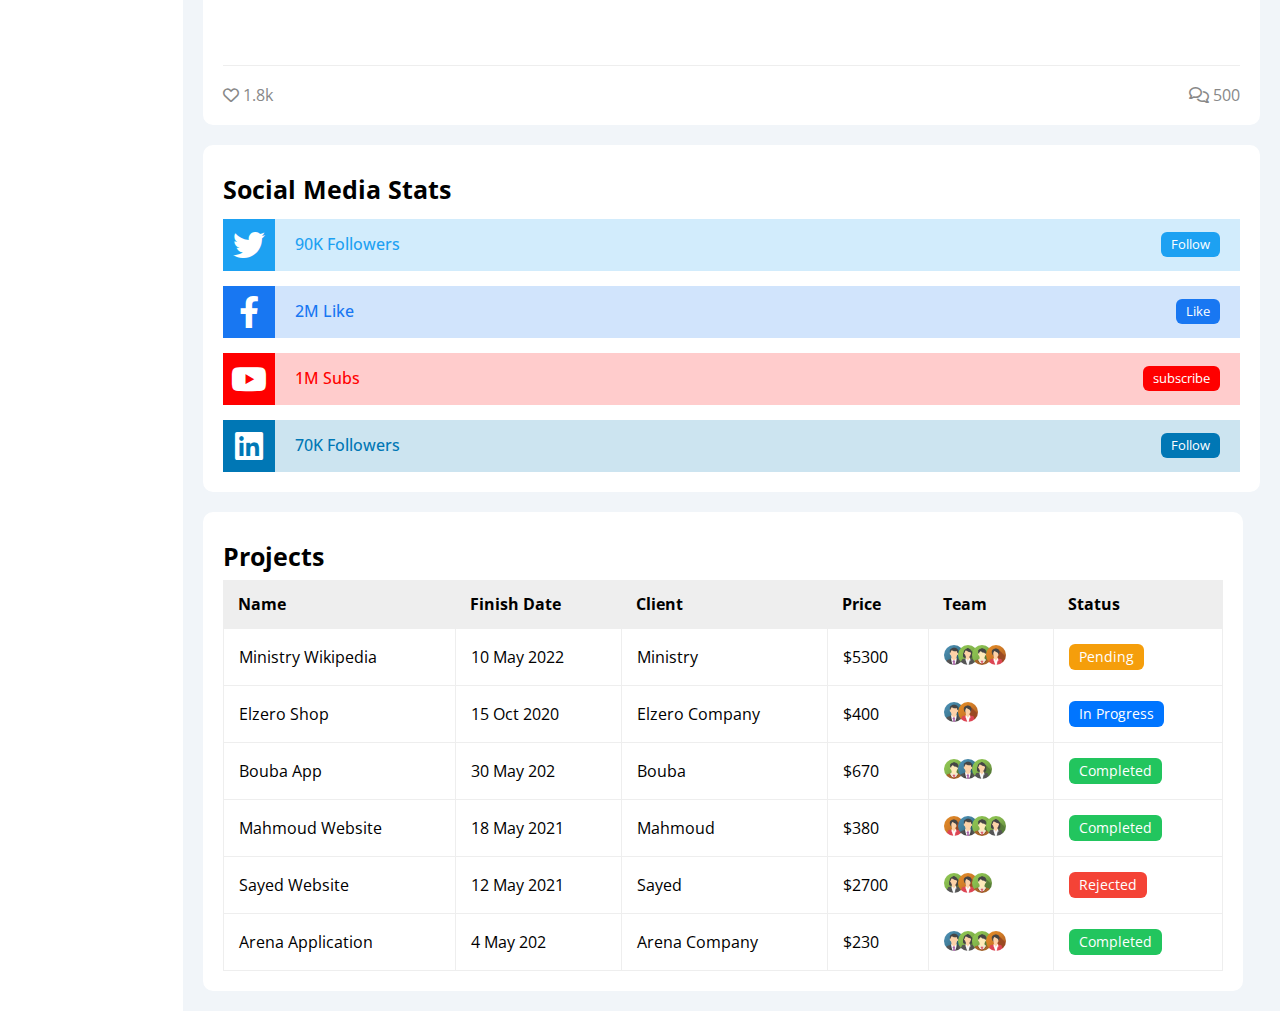
<file: dashboard.html>
<!DOCTYPE html>
<html lang="en">
  <head>
    <meta charset="UTF-8" />
    <meta http-equiv="X-UA-Compatible" content="IE=edge" />
    <meta name="viewport" content="width=device-width, initial-scale=1.0" />
    <title>Dashboard</title>
    <link rel="stylesheet" href="./css/all.min.css" />
    <link rel="stylesheet" href="./css/Normalize.css" />
    <link rel="stylesheet" href="./css/stylee.css" />
    <link rel="preconnect" href="https://fonts.googleapis.com" />
    <link rel="preconnect" href="https://fonts.gstatic.com" crossorigin />
    <link
      href="https://fonts.googleapis.com/css2?family=Open+Sans:ital,wght@0,300;0,400;0,500;0,600;0,700;0,800;1,300;1,400;1,500;1,600;1,700;1,800&display=swap"
      rel="stylesheet"
    />
  </head>
  <body>
    <div class="header">
      <div class="slid_bar">
        <h3>Elzero</h3>
        <ul>
          <li class="active">
            <a href="dashboard.html"
              ><i class="fa-regular fa-chart-bar fa-fw"></i
              ><span>Dashboard</span></a
            >
          </li>
          <li>
            <a href="settings.html"
              ><i class="fa-solid fa-gear fa-fw"></i><span>settings</span></a
            >
          </li>
          <li>
            <a href="profile.html"
              ><i class="fa-regular fa-user fa-fw"></i><span>profile</span></a
            >
          </li>
          <li>
            <a href="projects.html"
              ><i class="fa-solid fa-diagram-project fa-fw"></i
              ><span>projects</span></a
            >
          </li>
          <li>
            <a href="courses.html">
              <i class="fa-solid fa-graduation-cap fa-fw"></i
              ><span>courses</span></a
            >
          </li>
          <li>
            <a href="friends.html"
              ><i class="fa-regular fa-circle-user fa-fw"></i
              ><span>friends</span></a
            >
          </li>
          <li>
            <a href="files.html"
              ><i class="fa-regular fa-file fa-fw"></i><span>files</span></a
            >
          </li>
          <li>
            <a href="plans.html"
              ><i class="fa-regular fa-credit-card fa-fw"></i
              ><span>plans</span></a
            >
          </li>
        </ul>
      </div>
      <div class="content">
        <!-- start head -->
        <div class="head">
          <div class="search">
            <input type="search" placeholder="Type A Keyword" />
          </div>
          <div class="profile">
            <span><i class="fa-regular fa-bell fa-lg"></i></span>
            <img src="./imgs/avatar.png" alt="profile image" />
          </div>
        </div>
        <!-- content Box -->
        <div class="Box">
          <!-- lable -->
          <h1 class="lable">Dashboard</h1>
          <!-- welcome section -->
          <div class="welcome section">
            <div class="header section-padding">
              <div class="section-header-text">
                <h3>welcome</h3>
                <span>Elzero</span>
              </div>
              <div class="image">
                <img src="./imgs/welcome.png" alt="welcome img" />
              </div>
            </div>
            <div class="person-information section-padding">
              <div class="photo">
                <img src="./imgs/avatar.png" alt="person img" />
              </div>
              <div class="info">
                <div>
                  <h4>osama elzero</h4>
                  <span>developer</span>
                </div>
                <div>
                  <h4>80</h4>
                  <span>projects</span>
                </div>
                <div>
                  <h4>$1800</h4>
                  <span>earned</span>
                </div>
              </div>
              <div class="link">
                <a
                  href="#"
                  class="button-style"
                  target="_blank"
                  rel="noopener noreferrer"
                  >Profile</a
                >
              </div>
            </div>
          </div>
          <!-- quick drakt section -->
          <div class="quick-draft section-padding section">
            <div class="section-header-text">
              <h3>quick draft</h3>
              <span>Write A Draft For Your Ideas</span>
            </div>
            <input type="text" name="title" placeholder="Title" />
            <textarea
              name="opinion"
              rows="10"
              placeholder="Your Thought"
            ></textarea>
            <div class="save">
              <button type="submit" class="button-style">Save</button>
            </div>
          </div>
          <!-- Yearly Targets -->
          <div class="yearly-target section section-padding">
            <div class="section-header-text">
              <h3>Yearly Targets</h3>
              <span>targets of the year</span>
            </div>
            <div class="target-row">
              <div class="icon">
                <i class="fa-sharp fa-solid fa-dollar-sign"></i>
              </div>
              <div class="info">
                <div class="target-row-text">
                  <div>Monney</div>
                  <span>$20.000</span>
                </div>

                <span class="rate">
                  <span class="progress"></span>
                  <span class="progress-num">80%</span>
                </span>
              </div>
            </div>
            <div class="target-row">
              <div class="icon">
                <i class="fa-solid fa-code"></i>
              </div>
              <div class="info">
                <div class="target-row-text">
                  <div>Projects</div>
                  <span>24</span>
                </div>
                <span class="rate">
                  <span class="progress"></span>
                  <span class="progress-num">55%</span>
                </span>
              </div>
            </div>
            <div class="target-row">
              <div class="icon">
                <i class="fa-solid fa-user"></i>
              </div>
              <div class="info">
                <div class="target-row-text">
                  <div>Team</div>
                  <span>12</span>
                </div>
                <span class="rate">
                  <span class="progress"></span>
                  <span class="progress-num">75%</span>
                </span>
              </div>
            </div>
          </div>
          <!-- Tickets Statistics -->
          <div class="tickets-statistics section section-padding">
            <div class="section-header-text">
              <h3>tickets statistics</h3>
              <span>everything about support tickets</span>
            </div>
            <div class="tickets-Box">
              <div class="box">
                <i class="fa-regular fa-rectangle-list fa-2x"></i>
                <div class="section-header-text">
                  <h3>2500</h3>
                  <span>total</span>
                </div>
              </div>
              <div class="box">
                <i class="fa-solid fa-spinner fa-2x"></i>
                <div class="section-header-text">
                  <h3>500</h3>
                  <span>pending</span>
                </div>
              </div>
              <div class="box">
                <i class="fa-regular fa-circle-check fa-2x"></i>
                <div class="section-header-text">
                  <h3>1900</h3>
                  <span>closed</span>
                </div>
              </div>
              <div class="box">
                <i class="fa-regular fa-rectangle-xmark fa-2x"></i>
                <div class="section-header-text">
                  <h3>100</h3>
                  <span>deleted</span>
                </div>
              </div>
            </div>
          </div>
          <!-- Latest News -->
          <div class="latest-news section section-padding">
            <div class="section-header-text">
              <h3>Latest News</h3>
            </div>
            <div class="box">
              <img src="./imgs/news-01.png" alt="news-img_1" />
              <div class="info">
                <div class="section-header-text">
                  <h3>Created SASS Section</h3>
                  <span>New SASS Examples & Tutorials</span>
                </div>
                <div class="days shape">3 Days Ago</div>
              </div>
            </div>
            <div class="box">
              <img src="./imgs/news-02.png" alt="news-img_2" />
              <div class="info">
                <div class="section-header-text">
                  <h3>Changed The Design</h3>
                  <span>A Brand New Website Design</span>
                </div>
                <div class="days shape">5 Days Ago</div>
              </div>
            </div>
            <div class="box">
              <img src="./imgs/news-03.png" alt="news-img_3" />
              <div class="info">
                <div class="section-header-text">
                  <h3>Team Increased</h3>
                  <span>3 Developers Joined The Team</span>
                </div>
                <div class="days shape">7 Days Ago</div>
              </div>
            </div>
            <div class="box">
              <img src="./imgs/news-04.png" alt="news-img_4" />
              <div class="info">
                <div class="section-header-text">
                  <h3>Added Payment Gateway</h3>
                  <span>Many New Payment Gateways Added</span>
                </div>
                <div class="days shape">9 Days Ago</div>
              </div>
            </div>
          </div>
          <!-- Latest Tasks -->
          <div class="latest-tasks section section-padding">
            <div class="section-header-text">
              <h3>Latest tasks</h3>
            </div>
            <div class="box">
              <div class="section-header-text">
                <h3>Record One New Video</h3>
                <span>Record Python Create Exe Project</span>
              </div>
              <i class="fa-regular fa-trash-can delete"></i>
            </div>
            <div class="box">
              <div class="section-header-text">
                <h3>Write Article</h3>
                <span>Write Low Level vs High Level Languages</span>
              </div>
              <i class="fa-regular fa-trash-can delete"></i>
            </div>
            <div class="box">
              <div class="section-header-text">
                <h3>Finish Project</h3>
                <span>Publish Academy Programming Project</span>
              </div>
              <i class="fa-regular fa-trash-can delete"></i>
            </div>
            <div class="box">
              <div class="section-header-text">
                <h3>Attend The Meeting</h3>
                <span>Attend The Project Business Analysis Meeting</span>
              </div>
              <i class="fa-regular fa-trash-can delete"></i>
            </div>
            <div class="box">
              <div class="section-header-text">
                <h3>Finish Lesson</h3>
                <span>Finish Teaching Flex Box</span>
              </div>
              <i class="fa-regular fa-trash-can delete"></i>
            </div>
          </div>
          <!-- Top Search Items -->
          <div class="top-search section section-padding">
            <div class="section-header-text">
              <h3>Top Search Items</h3>
            </div>
            <div class="title">
              <div>Keyword</div>
              <div>Search Count</div>
            </div>
            <div class="box">
              <div class="prog-name">Programming</div>
              <div class="search-count shape">220</div>
            </div>
            <div class="box">
              <div class="prog-name">JavaScript</div>
              <div class="search-count shape">180</div>
            </div>
            <div class="box">
              <div class="prog-name">PHP</div>
              <div class="search-count shape">160</div>
            </div>
            <div class="box">
              <div class="prog-name">Code</div>
              <div class="search-count shape">145</div>
            </div>
            <div class="box">
              <div class="prog-name">Design</div>
              <div class="search-count shape">110</div>
            </div>
            <div class="box">
              <div class="prog-name">Logic</div>
              <div class="search-count shape">95</div>
            </div>
          </div>
          <!-- Latest Uploads -->
          <div class="latest-uploads section section-padding">
            <div class="section-header-text">
              <h3>Latest Uploads</h3>
            </div>
            <div class="box">
              <div class="text-info">
                <img src="./imgs/pdf.svg" alt="pdf-image" />
                <div class="section-header-text">
                  <h3>my-file.pdf</h3>
                  <span>elzero</span>
                </div>
              </div>
              <div class="size shape">2.9mb</div>
            </div>
            <div class="box">
              <div class="text-info">
                <img src="./imgs/avi.svg" alt="avi-img" />
                <div class="section-header-text">
                  <h3>My-Video-File.avi</h3>
                  <span>admin</span>
                </div>
              </div>
              <div class="size shape">4.9mb</div>
            </div>
            <div class="box">
              <div class="text-info">
                <img src="./imgs/psd.svg" alt="psd-img" />
                <div class="section-header-text">
                  <h3>My-Psd-File.pdf</h3>
                  <span>osama</span>
                </div>
              </div>
              <div class="size shape">4.5mb</div>
            </div>
            <div class="box">
              <div class="text-info">
                <img src="./imgs/zip.svg" alt="zip-img" />
                <div class="section-header-text">
                  <h3>My-Zip-File.pdf</h3>
                  <span>user</span>
                </div>
              </div>
              <div class="size shape">8.9mb</div>
            </div>
            <div class="box">
              <div class="text-info">
                <img src="./imgs/dll.svg" alt="dll-img" />
                <div class="section-header-text">
                  <h3>My-DLL-File.pdf</h3>
                  <span>admin</span>
                </div>
              </div>
              <div class="size shape">4.9mb</div>
            </div>
            <div class="box">
              <div class="text-info">
                <img src="./imgs/eps.svg" alt="eps-img" />
                <div class="section-header-text">
                  <h3>My-Eps-File.pdf</h3>
                  <span>desiner</span>
                </div>
              </div>
              <div class="size shape">8.9mb</div>
            </div>
          </div>
          <!-- Last Project Progress -->
          <div class="last-project section section-padding">
            <div class="section-header-text">
              <h3>Last Project Progress</h3>
            </div>
            <div class="project-steps">
              <div class="got-project OK">Got The Project</div>
              <div class="start-project OK">Started The Project</div>
              <div class="about-finish OK">The Project About To Finish</div>
              <div class="test-project in-work">Test The Project</div>
              <div class="finised">Finish The Project & Get Money</div>
            </div>
            <img src="./imgs/project.png" alt="project" />
          </div>
          <!-- Reminders -->
          <div class="reminder section section-padding">
            <div class="section-header-text">
              <h3>reminders</h3>
            </div>
            <div class="box">
              <span></span>
              <div class="section-header-text reminder-info">
                <h3>Check My Tasks List</h3>
                <span>28/09/2022 - 12:00am</span>
              </div>
            </div>
            <div class="box">
              <span></span>
              <div class="section-header-text reminder-info">
                <h3>Check My Projects</h3>
                <span>26/10/2022 - 12:00am</span>
              </div>
            </div>
            <div class="box">
              <span></span>
              <div class="section-header-text reminder-info">
                <h3>Call All My Clients</h3>
                <span>05/11/2022 - 12:00am</span>
              </div>
            </div>
            <div class="box">
              <span></span>
              <div class="section-header-text reminder-info">
                <h3>Finish The Development Workshop</h3>
                <span>20/12/2022 - 12:00am</span>
              </div>
            </div>
          </div>
          <!-- Latest Post -->
          <div class="latest-post section section-padding">
            <div class="section-header-text">
              <h3>latest post</h3>
            </div>
            <div class="info">
              <img src="./imgs/avatar.png" alt="avatar-img" />
              <div class="section-header-text person-info">
                <h3>Osama Elzero</h3>
                <span>About 3 Hours Ago</span>
              </div>
            </div>
            <div class="text">
              You Can Fool All Of The People Some Of The Time, And Some Of The
              People All Of The Time, But You Can't Fool All Of The People All
              Of The Time.
            </div>
            <div class="likes-comments">
              <div class="likes">
                <i class="fa-regular fa-heart"></i>
                <span class="likes-num">1.8k</span>
              </div>
              <div class="comments">
                <i class="fa-regular fa-comments"></i>
                <span class="comments-num">500</span>
              </div>
            </div>
          </div>
          <!-- Social Media Stats -->
          <div class="social-media section section-padding">
            <div class="section-header-text">
              <h3>Social Media Stats</h3>
            </div>
            <div class="box">
              <i class="fa-brands fa-twitter fa-2x"></i>
              <div>
                <div class="media-followers">90K Followers</div>
                <div class="media-link">
                  <a href="#" target="_blank" class="button-style">Follow</a>
                </div>
              </div>
            </div>
            <div class="box">
              <i class="fa-brands fa-facebook-f fa-2x"></i>
              <div>
                <div class="media-followers">2M Like</div>
                <div class="media-link">
                  <a href="#" target="_blank" class="button-style">Like</a>
                </div>
              </div>
            </div>
            <div class="box">
              <i class="fa-brands fa-youtube fa-2x"></i>
              <div>
                <div class="media-followers">1M Subs</div>
                <div class="media-link">
                  <a href="#" target="_blank" class="button-style">subscribe</a>
                </div>
              </div>
            </div>
            <div class="box">
              <i class="fa-brands fa-linkedin fa-2x"></i>
              <div>
                <div class="media-followers">70K Followers</div>
                <div class="media-link">
                  <a href="#" target="_blank" class="button-style">Follow</a>
                </div>
              </div>
            </div>
          </div>
          <!-- Projects -->
          <div class="projects">
            <div class="section-header-text section section-padding">
              <h3>projects</h3>

              <div class="table">
                <table>
                  <thead>
                    <tr>
                      <td>Name</td>
                      <td>Finish Date</td>
                      <td>Client</td>
                      <td>Price</td>
                      <td>Team</td>
                      <td>Status</td>
                    </tr>
                  </thead>
                  <tbody>
                    <tr>
                      <td>Ministry Wikipedia</td>
                      <td>10 May 2022</td>
                      <td>Ministry</td>
                      <td>$5300</td>
                      <td>
                        <img src="./imgs/team-01.png" alt="Team-imgs" />
                        <img src="./imgs/team-02.png" alt="Team-imgs" />
                        <img src="./imgs/team-03.png" alt="Team-imgs" />
                        <img src="./imgs/team-04.png" alt="Team-imgs" />
                      </td>
                      <td><div class="shape pending">Pending</div></td>
                    </tr>
                    <tr>
                      <td>Elzero Shop</td>
                      <td>15 Oct 2020</td>
                      <td>Elzero Company</td>
                      <td>$400</td>
                      <td>
                        <img src="./imgs/team-01.png" alt="Team-imgs" />
                        <img src="./imgs/team-04.png" alt="Team-imgs" />
                      </td>
                      <td><div class="shape in-progress">In Progress</div></td>
                    </tr>
                    <tr>
                      <td>Bouba App</td>
                      <td>30 May 202</td>
                      <td>Bouba</td>
                      <td>$670</td>
                      <td>
                        <img src="./imgs/team-03.png" alt="Team-imgs" />
                        <img src="./imgs/team-01.png" alt="Team-imgs" />
                        <img src="./imgs/team-02.png" alt="Team-imgs" />
                      </td>

                      <td><div class="shape completed">Completed</div></td>
                    </tr>
                    <tr>
                      <td>Mahmoud Website</td>
                      <td>18 May 2021</td>
                      <td>Mahmoud</td>
                      <td>$380</td>
                      <td>
                        <img src="./imgs/team-04.png" alt="Team-imgs" />
                        <img src="./imgs/team-01.png" alt="Team-imgs" />
                        <img src="./imgs/team-03.png" alt="Team-imgs" />
                        <img src="./imgs/team-02.png" alt="Team-imgs" />
                      </td>
                      <td><div class="shape completed">Completed</div></td>
                    </tr>
                    <tr>
                      <td>Sayed Website</td>
                      <td>12 May 2021</td>
                      <td>Sayed</td>
                      <td>$2700</td>
                      <td>
                        <img src="./imgs/team-02.png" alt="Team-imgs" />
                        <img src="./imgs/team-04.png" alt="Team-imgs" />
                        <img src="./imgs/team-03.png" alt="Team-imgs" />
                      </td>
                      <td><div class="shape rejected">Rejected</div></td>
                    </tr>
                    <tr>
                      <td>Arena Application</td>
                      <td>4 May 202</td>
                      <td>Arena Company</td>
                      <td>$230</td>
                      <td>
                        <img src="./imgs/team-01.png" alt="Team-imgs" />
                        <img src="./imgs/team-02.png" alt="Team-imgs" />
                        <img src="./imgs/team-03.png" alt="Team-imgs" />
                        <img src="./imgs/team-04.png" alt="Team-imgs" />
                      </td>
                      <td><div class="shape completed">Completed</div></td>
                    </tr>
                  </tbody>
                </table>
              </div>
            </div>
          </div>
        </div>
      </div>
    </div>
  </body>
</html>
</file>
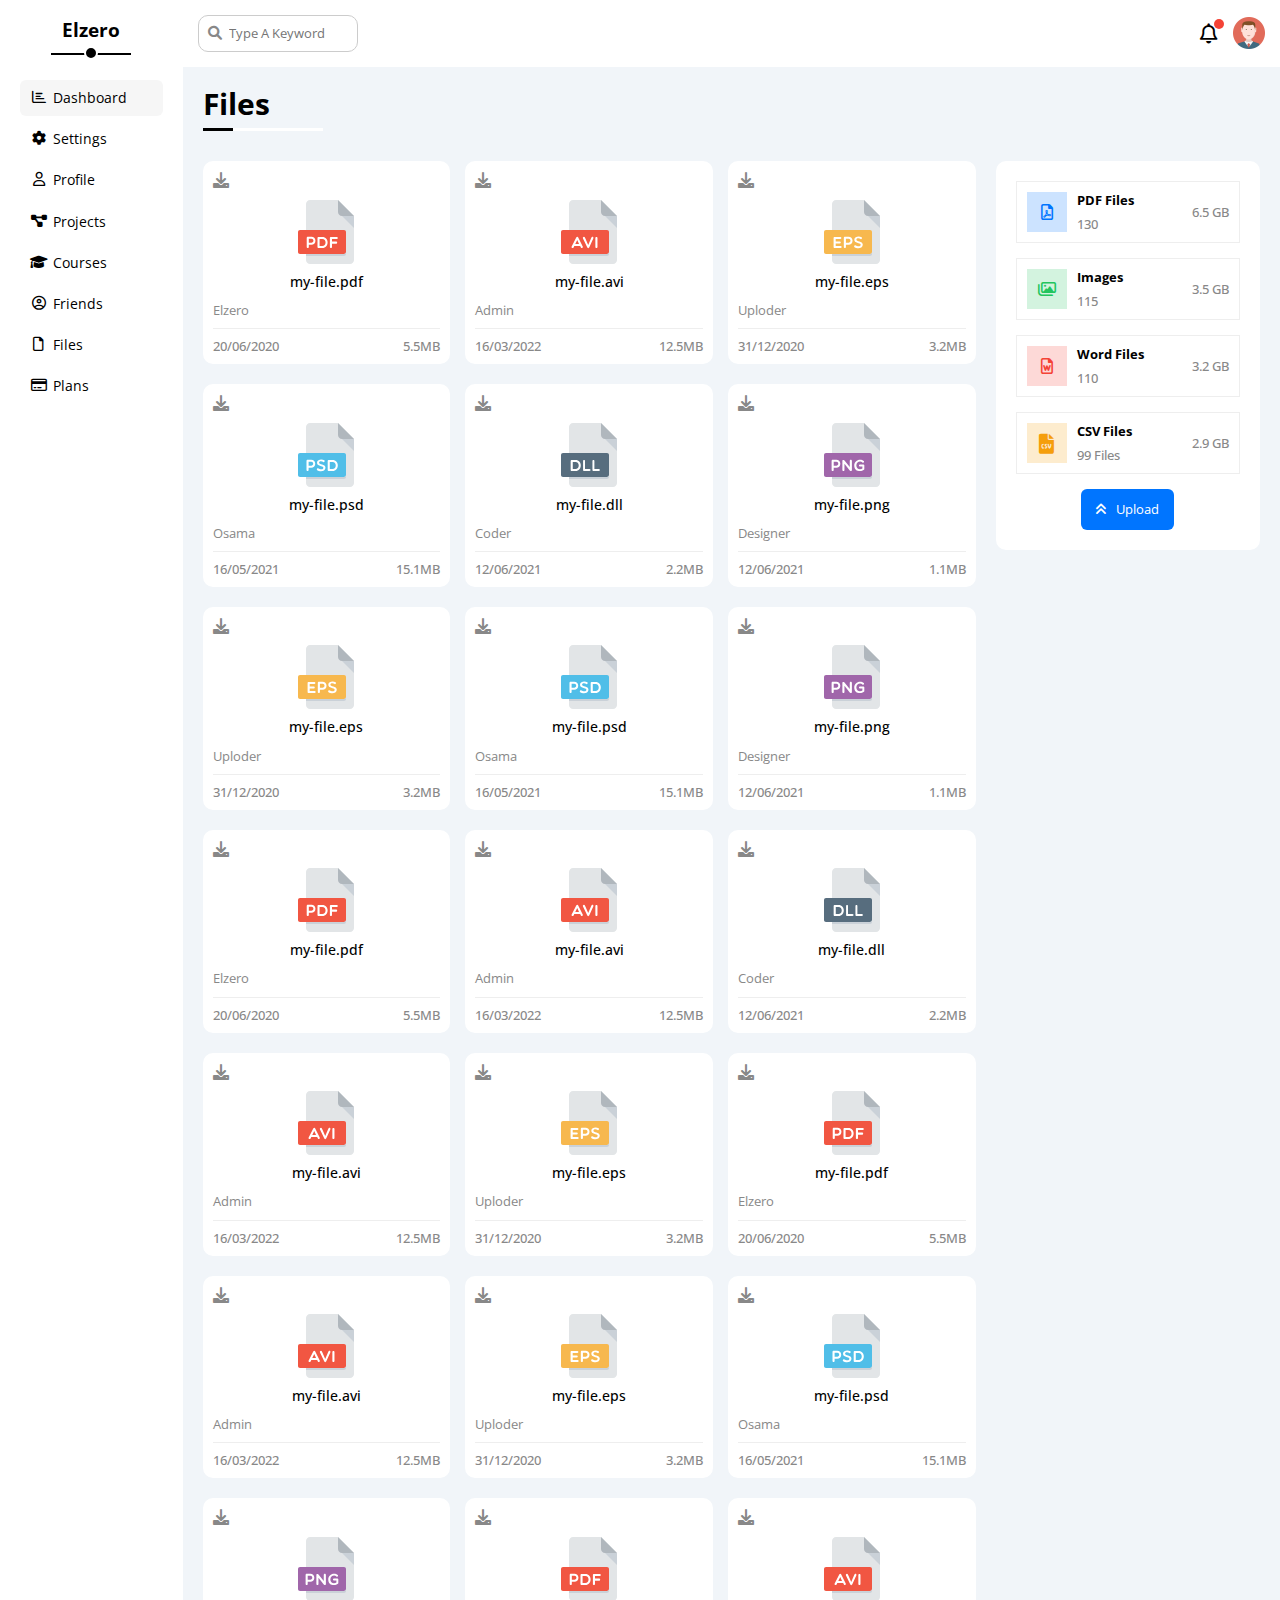
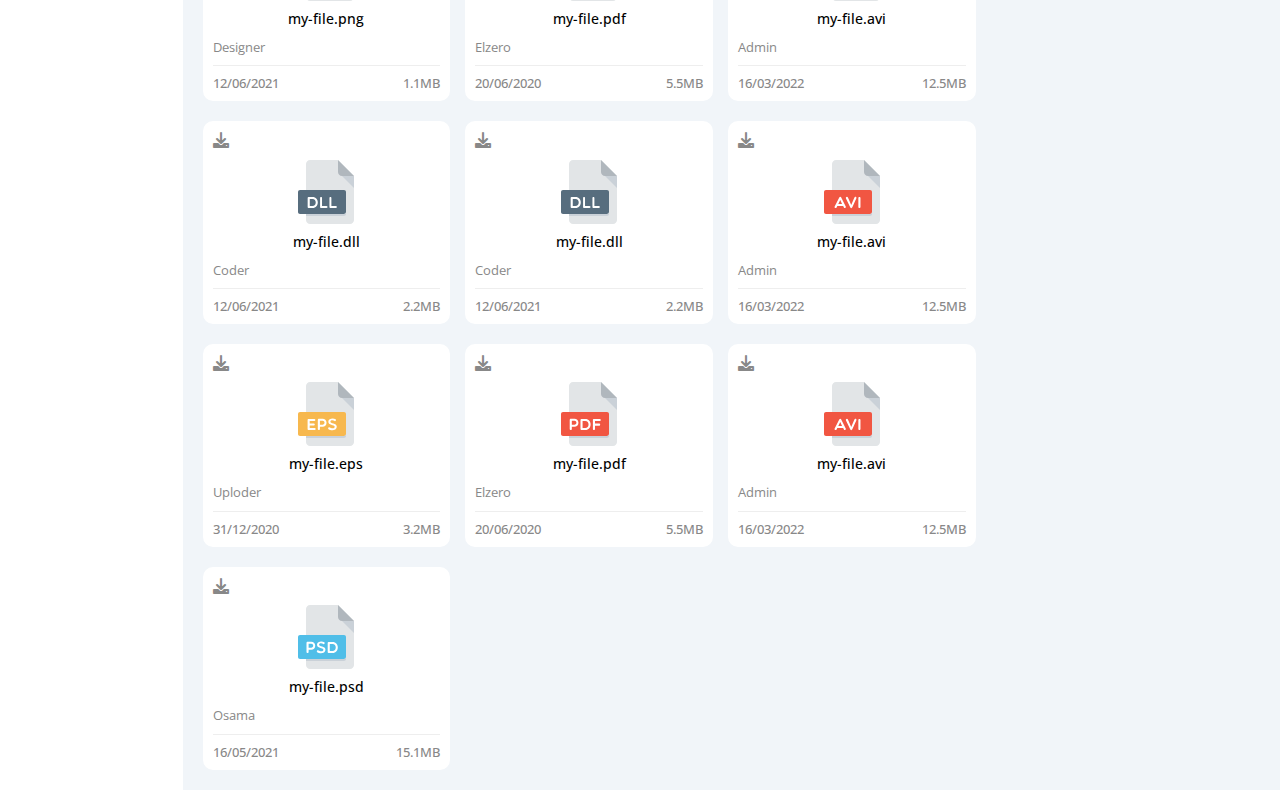
<file: files.html>
<!DOCTYPE html>
<html lang="en">
  <head>
    <meta charset="UTF-8" />
    <meta http-equiv="X-UA-Compatible" content="IE=edge" />
    <meta name="viewport" content="width=device-width, initial-scale=1.0" />
    <title>Files</title>
    <link rel="stylesheet" href="./css/all.min.css" />
    <link rel="stylesheet" href="./css/Normalize.css" />
    <link rel="stylesheet" href="./css/stylee.css" />
    <link rel="preconnect" href="https://fonts.googleapis.com" />
    <link rel="preconnect" href="https://fonts.gstatic.com" crossorigin />
    <link
      href="https://fonts.googleapis.com/css2?family=Open+Sans:ital,wght@0,300;0,400;0,500;0,600;0,700;0,800;1,300;1,400;1,500;1,600;1,700;1,800&display=swap"
      rel="stylesheet"
    />
  </head>
  <body>
    <div class="header">
      <div class="slid_bar">
        <h3>Elzero</h3>
        <ul>
          <li class="active">
            <a href="index.html"
              ><i class="fa-regular fa-chart-bar fa-fw"></i
              ><span>Dashboard</span></a
            >
          </li>
          <li>
            <a href="settings.html"
              ><i class="fa-solid fa-gear fa-fw"></i><span>settings</span></a
            >
          </li>
          <li>
            <a href="profile.html"
              ><i class="fa-regular fa-user fa-fw"></i><span>profile</span></a
            >
          </li>
          <li>
            <a href="projects.html"
              ><i class="fa-solid fa-diagram-project fa-fw"></i
              ><span>projects</span></a
            >
          </li>
          <li>
            <a href="courses.html">
              <i class="fa-solid fa-graduation-cap fa-fw"></i
              ><span>courses</span></a
            >
          </li>
          <li>
            <a href="friends.html"
              ><i class="fa-regular fa-circle-user fa-fw"></i
              ><span>friends</span></a
            >
          </li>
          <li>
            <a href="files.html"
              ><i class="fa-regular fa-file fa-fw"></i><span>files</span></a
            >
          </li>
          <li>
            <a href="plans.html"
              ><i class="fa-regular fa-credit-card fa-fw"></i
              ><span>plans</span></a
            >
          </li>
        </ul>
      </div>
      <div class="content">
        <div class="head">
          <div class="search">
            <input type="search" placeholder="Type A Keyword" />
          </div>
          <div class="profile">
            <span><i class="fa-regular fa-bell fa-lg"></i></span>
            <img src="./imgs/avatar.png" alt="profile image" />
          </div>
        </div>
        <div class="lable-box">
          <h1 class="lable">Files</h1>
        </div>
        <div class="Box files">
          <!--Files Statistics -->
          <div class="box files-stats section section-padding">
            <div class="row blue">
              <i class="fa-regular fa-file-pdf"></i>
              <div class="info">
                <div>
                  <h4>PDF Files</h4>
                  <span>130</span>
                </div>
                <div class="size">
                  <span>6.5 GB</span>
                </div>
              </div>
            </div>
            <div class="row green">
              <i class="fa-regular fa-images"></i>
              <div class="info">
                <div>
                  <h4>Images</h4>
                  <span>115</span>
                </div>
                <div class="size">
                  <span>3.5 GB</span>
                </div>
              </div>
            </div>
            <div class="row red">
              <i class="fa-regular fa-file-word"></i>
              <div class="info">
                <div>
                  <h4>Word Files</h4>
                  <span>110</span>
                </div>
                <div class="size">
                  <span>3.2 GB</span>
                </div>
              </div>
            </div>
            <div class="row orange">
              <i class="fa-solid fa-file-csv fa-lg"></i>
              <div class="info">
                <div>
                  <h4>CSV Files</h4>
                  <span>99 Files</span>
                </div>
                <div class="size">
                  <span>2.9 GB</span>
                </div>
              </div>
            </div>
            <div class="upload-button">
              <a href="#" class="button-style upload"
                ><i class="fa-solid fa-angles-up"></i>Upload</a
              >
            </div>
          </div>
          <div class="box files-content">
            <div class="file section">
              <i class="fa-solid fa-download"></i>
              <img src="./imgs/pdf.svg" alt="file-img" />
              <div class="file-name">my-file.pdf</div>
              <span>Elzero</span>
              <div class="info">
                <span>20/06/2020</span>
                <span class="size">5.5MB</span>
              </div>
            </div>
            <div class="file section">
              <i class="fa-solid fa-download"></i>
              <img src="./imgs/avi.svg" alt="file-img" />
              <div class="file-name">my-file.avi</div>
              <span>Admin</span>
              <div class="info">
                <span>16/03/2022</span>
                <span class="size">12.5MB</span>
              </div>
            </div>
            <div class="file section">
              <i class="fa-solid fa-download"></i>
              <img src="./imgs/eps.svg" alt="file-img" />
              <div class="file-name">my-file.eps</div>
              <span>Uploder</span>
              <div class="info">
                <span>31/12/2020</span>
                <span class="size">3.2MB</span>
              </div>
            </div>
            <div class="file section">
              <i class="fa-solid fa-download"></i>
              <img src="./imgs/psd.svg" alt="file-img" />
              <div class="file-name">my-file.psd</div>
              <span>Osama</span>
              <div class="info">
                <span>16/05/2021</span>
                <span class="size">15.1MB</span>
              </div>
            </div>
            <div class="file section">
              <i class="fa-solid fa-download"></i>
              <img src="./imgs/dll.svg" alt="file-img" />
              <div class="file-name">my-file.dll</div>
              <span>Coder</span>
              <div class="info">
                <span>12/06/2021</span>
                <span class="size">2.2MB</span>
              </div>
            </div>
            <div class="file section">
              <i class="fa-solid fa-download"></i>
              <img src="./imgs/png.svg" alt="file-img" />
              <div class="file-name">my-file.png</div>
              <span>Designer</span>
              <div class="info">
                <span>12/06/2021</span>
                <span class="size">1.1MB</span>
              </div>
            </div>
            <div class="file section">
              <i class="fa-solid fa-download"></i>
              <img src="./imgs/eps.svg" alt="file-img" />
              <div class="file-name">my-file.eps</div>
              <span>Uploder</span>
              <div class="info">
                <span>31/12/2020</span>
                <span class="size">3.2MB</span>
              </div>
            </div>
            <div class="file section">
              <i class="fa-solid fa-download"></i>
              <img src="./imgs/psd.svg" alt="file-img" />
              <div class="file-name">my-file.psd</div>
              <span>Osama</span>
              <div class="info">
                <span>16/05/2021</span>
                <span class="size">15.1MB</span>
              </div>
            </div>
            <div class="file section">
              <i class="fa-solid fa-download"></i>
              <img src="./imgs/png.svg" alt="file-img" />
              <div class="file-name">my-file.png</div>
              <span>Designer</span>
              <div class="info">
                <span>12/06/2021</span>
                <span class="size">1.1MB</span>
              </div>
            </div>
            <div class="file section">
              <i class="fa-solid fa-download"></i>
              <img src="./imgs/pdf.svg" alt="file-img" />
              <div class="file-name">my-file.pdf</div>
              <span>Elzero</span>
              <div class="info">
                <span>20/06/2020</span>
                <span class="size">5.5MB</span>
              </div>
            </div>
            <div class="file section">
              <i class="fa-solid fa-download"></i>
              <img src="./imgs/avi.svg" alt="file-img" />
              <div class="file-name">my-file.avi</div>
              <span>Admin</span>
              <div class="info">
                <span>16/03/2022</span>
                <span class="size">12.5MB</span>
              </div>
            </div>
            <div class="file section">
              <i class="fa-solid fa-download"></i>
              <img src="./imgs/dll.svg" alt="file-img" />
              <div class="file-name">my-file.dll</div>
              <span>Coder</span>
              <div class="info">
                <span>12/06/2021</span>
                <span class="size">2.2MB</span>
              </div>
            </div>
            <div class="file section">
              <i class="fa-solid fa-download"></i>
              <img src="./imgs/avi.svg" alt="file-img" />
              <div class="file-name">my-file.avi</div>
              <span>Admin</span>
              <div class="info">
                <span>16/03/2022</span>
                <span class="size">12.5MB</span>
              </div>
            </div>
            <div class="file section">
              <i class="fa-solid fa-download"></i>
              <img src="./imgs/eps.svg" alt="file-img" />
              <div class="file-name">my-file.eps</div>
              <span>Uploder</span>
              <div class="info">
                <span>31/12/2020</span>
                <span class="size">3.2MB</span>
              </div>
            </div>
            <div class="file section">
              <i class="fa-solid fa-download"></i>
              <img src="./imgs/pdf.svg" alt="file-img" />
              <div class="file-name">my-file.pdf</div>
              <span>Elzero</span>
              <div class="info">
                <span>20/06/2020</span>
                <span class="size">5.5MB</span>
              </div>
            </div>
            <div class="file section">
              <i class="fa-solid fa-download"></i>
              <img src="./imgs/avi.svg" alt="file-img" />
              <div class="file-name">my-file.avi</div>
              <span>Admin</span>
              <div class="info">
                <span>16/03/2022</span>
                <span class="size">12.5MB</span>
              </div>
            </div>
            <div class="file section">
              <i class="fa-solid fa-download"></i>
              <img src="./imgs/eps.svg" alt="file-img" />
              <div class="file-name">my-file.eps</div>
              <span>Uploder</span>
              <div class="info">
                <span>31/12/2020</span>
                <span class="size">3.2MB</span>
              </div>
            </div>
            <div class="file section">
              <i class="fa-solid fa-download"></i>
              <img src="./imgs/psd.svg" alt="file-img" />
              <div class="file-name">my-file.psd</div>
              <span>Osama</span>
              <div class="info">
                <span>16/05/2021</span>
                <span class="size">15.1MB</span>
              </div>
            </div>
            <div class="file section">
              <i class="fa-solid fa-download"></i>
              <img src="./imgs/png.svg" alt="file-img" />
              <div class="file-name">my-file.png</div>
              <span>Designer</span>
              <div class="info">
                <span>12/06/2021</span>
                <span class="size">1.1MB</span>
              </div>
            </div>
            <div class="file section">
              <i class="fa-solid fa-download"></i>
              <img src="./imgs/pdf.svg" alt="file-img" />
              <div class="file-name">my-file.pdf</div>
              <span>Elzero</span>
              <div class="info">
                <span>20/06/2020</span>
                <span class="size">5.5MB</span>
              </div>
            </div>
            <div class="file section">
              <i class="fa-solid fa-download"></i>
              <img src="./imgs/avi.svg" alt="file-img" />
              <div class="file-name">my-file.avi</div>
              <span>Admin</span>
              <div class="info">
                <span>16/03/2022</span>
                <span class="size">12.5MB</span>
              </div>
            </div>
            <div class="file section">
              <i class="fa-solid fa-download"></i>
              <img src="./imgs/dll.svg" alt="file-img" />
              <div class="file-name">my-file.dll</div>
              <span>Coder</span>
              <div class="info">
                <span>12/06/2021</span>
                <span class="size">2.2MB</span>
              </div>
            </div>
            <div class="file section">
              <i class="fa-solid fa-download"></i>
              <img src="./imgs/dll.svg" alt="file-img" />
              <div class="file-name">my-file.dll</div>
              <span>Coder</span>
              <div class="info">
                <span>12/06/2021</span>
                <span class="size">2.2MB</span>
              </div>
            </div>
            <div class="file section">
              <i class="fa-solid fa-download"></i>
              <img src="./imgs/avi.svg" alt="file-img" />
              <div class="file-name">my-file.avi</div>
              <span>Admin</span>
              <div class="info">
                <span>16/03/2022</span>
                <span class="size">12.5MB</span>
              </div>
            </div>
            <div class="file section">
              <i class="fa-solid fa-download"></i>
              <img src="./imgs/eps.svg" alt="file-img" />
              <div class="file-name">my-file.eps</div>
              <span>Uploder</span>
              <div class="info">
                <span>31/12/2020</span>
                <span class="size">3.2MB</span>
              </div>
            </div>
            <div class="file section">
              <i class="fa-solid fa-download"></i>
              <img src="./imgs/pdf.svg" alt="file-img" />
              <div class="file-name">my-file.pdf</div>
              <span>Elzero</span>
              <div class="info">
                <span>20/06/2020</span>
                <span class="size">5.5MB</span>
              </div>
            </div>
            <div class="file section">
              <i class="fa-solid fa-download"></i>
              <img src="./imgs/avi.svg" alt="file-img" />
              <div class="file-name">my-file.avi</div>
              <span>Admin</span>
              <div class="info">
                <span>16/03/2022</span>
                <span class="size">12.5MB</span>
              </div>
            </div>
            <div class="file section">
              <i class="fa-solid fa-download"></i>
              <img src="./imgs/psd.svg" alt="file-img" />
              <div class="file-name">my-file.psd</div>
              <span>Osama</span>
              <div class="info">
                <span>16/05/2021</span>
                <span class="size">15.1MB</span>
              </div>
            </div>
          </div>
        </div>
      </div>
    </div>
  </body>
</html>
</file>
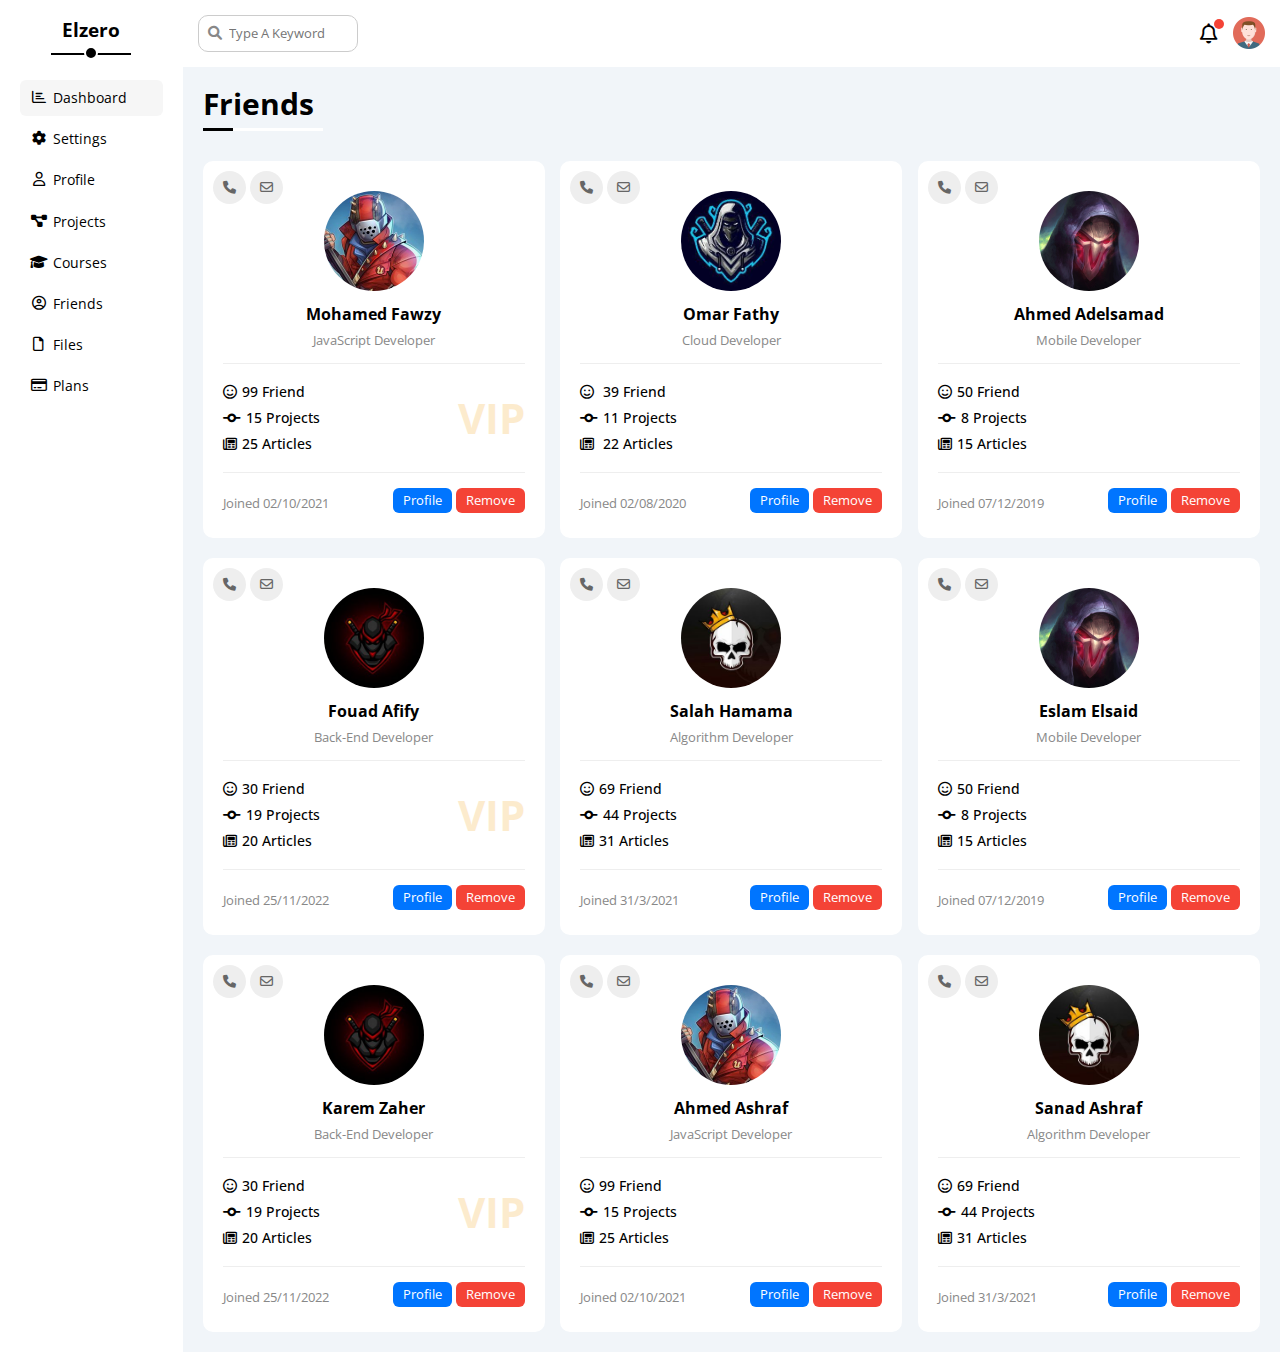
<file: friends.html>
<!DOCTYPE html>
<html lang="en">

<head>
  <meta charset="UTF-8" />
  <meta http-equiv="X-UA-Compatible" content="IE=edge" />
  <meta name="viewport" content="width=device-width, initial-scale=1.0" />
  <title>Friends</title>
  <link rel="stylesheet" href="./css/all.min.css" />
  <link rel="stylesheet" href="./css/Normalize.css" />
  <link rel="stylesheet" href="./css/stylee.css" />
  <link rel="preconnect" href="https://fonts.googleapis.com" />
  <link rel="preconnect" href="https://fonts.gstatic.com" crossorigin />
  <link
    href="https://fonts.googleapis.com/css2?family=Open+Sans:ital,wght@0,300;0,400;0,500;0,600;0,700;0,800;1,300;1,400;1,500;1,600;1,700;1,800&display=swap"
    rel="stylesheet" />
</head>

<body>
  <div class="header">
    <div class="slid_bar">
      <h3>Elzero</h3>
      <ul>
        <li class="active">
          <a href="index.html"><i class="fa-regular fa-chart-bar fa-fw"></i><span>Dashboard</span></a>
        </li>
        <li>
          <a href="settings.html"><i class="fa-solid fa-gear fa-fw"></i><span>settings</span></a>
        </li>
        <li>
          <a href="profile.html"><i class="fa-regular fa-user fa-fw"></i><span>profile</span></a>
        </li>
        <li>
          <a href="projects.html"><i class="fa-solid fa-diagram-project fa-fw"></i><span>projects</span></a>
        </li>
        <li>
          <a href="courses.html">
            <i class="fa-solid fa-graduation-cap fa-fw"></i><span>courses</span></a>
        </li>
        <li>
          <a href="friends.html"><i class="fa-regular fa-circle-user fa-fw"></i><span>friends</span></a>
        </li>
        <li>
          <a href="files.html"><i class="fa-regular fa-file fa-fw"></i><span>files</span></a>
        </li>
        <li>
          <a href="plans.html"><i class="fa-regular fa-credit-card fa-fw"></i><span>plans</span></a>
        </li>
      </ul>
    </div>
    <div class="content">
      <div class="head">
        <div class="search">
          <input type="search" placeholder="Type A Keyword" />
        </div>
        <div class="profile">
          <span><i class="fa-regular fa-bell fa-lg"></i></span>
          <img src="./imgs/avatar.png" alt="profile image" />
        </div>
      </div>
      <div class="lable-box">
        <h1 class="lable">Friends</h1>
      </div>
      <!-- friends content -->
      <div class="friends-content Box">
        <div class="box section section-padding">
          <div class="person-info">
            <img src="./imgs/friend-01.jpg" alt="person-img" />
            <div class="name">mohamed fawzy</div>
            <p>JavaScript Developer</p>
          </div>
          <div class="activity vip">
            <div>
              <i class="fa-regular fa-face-smile"></i><span>99 Friend</span>
            </div>
            <div>
              <i class="fa-solid fa-code-commit"></i><span>15 Projects</span>
            </div>
            <div>
              <i class="fa-regular fa-newspaper"></i><span>25 Articles</span>
            </div>
          </div>
          <div class="controll">
            <span>Joined 02/10/2021</span>
            <div>
              <a href="profile.html" class="button-style profile">Profile</a>
              <a href="#" class="button-style remove">Remove</a>
            </div>
          </div>
          <div class="comincation">
            <span><i class="fa-solid fa-phone"></i></span>
            <span><i class="fa-regular fa-envelope"></i></span>
          </div>
        </div>
        <div class="box section section-padding">
          <div class="person-info">
            <img src="./imgs/friend-02.jpg" alt="person-img" />
            <div class="name">omar fathy</div>
            <p>Cloud Developer</p>
          </div>
          <div class="activity">
            <div>
              <i class="fa-regular fa-face-smile"></i> <span>39 Friend</span>
            </div>
            <div>
              <i class="fa-solid fa-code-commit"></i><span>11 Projects</span>
            </div>
            <div>
              <i class="fa-regular fa-newspaper"></i> <span>22 Articles</span>
            </div>
          </div>
          <div class="controll">
            <span>Joined 02/08/2020</span>
            <div>
              <a href="profile.html" class="button-style profile">Profile</a>
              <a href="#" class="button-style remove">Remove</a>
            </div>
          </div>
          <div class="comincation">
            <span><i class="fa-solid fa-phone"></i></span>
            <span><i class="fa-regular fa-envelope"></i></span>
          </div>
        </div>
        <div class="box section section-padding">
          <div class="person-info">
            <img src="./imgs/friend-03.jpg" alt="person-img" />
            <div class="name">ahmed adelsamad</div>
            <p>Mobile Developer</p>
          </div>
          <div class="activity">
            <div>
              <i class="fa-regular fa-face-smile"></i><span>50 Friend</span>
            </div>
            <div>
              <i class="fa-solid fa-code-commit"></i><span>8 Projects</span>
            </div>
            <div>
              <i class="fa-regular fa-newspaper"></i><span>15 Articles</span>
            </div>
          </div>
          <div class="controll">
            <span>Joined 07/12/2019</span>
            <div>
              <a href="profile.html" class="button-style profile">Profile</a>
              <a href="#" class="button-style remove">Remove</a>
            </div>
          </div>
          <div class="comincation">
            <span><i class="fa-solid fa-phone"></i></span>
            <span><i class="fa-regular fa-envelope"></i></span>
          </div>
        </div>
        <div class="box section section-padding">
          <div class="person-info">
            <img src="./imgs/friend-04.jpg" alt="person-img" />
            <div class="name">fouad afify</div>
            <p>Back-End Developer</p>
          </div>
          <div class="activity vip">
            <div>
              <i class="fa-regular fa-face-smile"></i><span>30 Friend</span>
            </div>
            <div>
              <i class="fa-solid fa-code-commit"></i><span>19 Projects</span>
            </div>
            <div>
              <i class="fa-regular fa-newspaper"></i><span>20 Articles</span>
            </div>
          </div>
          <div class="controll">
            <span>Joined 25/11/2022</span>
            <div>
              <a href="profile.html" class="button-style profile">Profile</a>
              <a href="#" class="button-style remove">Remove</a>
            </div>
          </div>
          <div class="comincation">
            <span><i class="fa-solid fa-phone"></i></span>
            <span><i class="fa-regular fa-envelope"></i></span>
          </div>
        </div>
        <div class="box section section-padding">
          <div class="person-info">
            <img src="./imgs/friend-05.jpg" alt="person-img" />
            <div class="name">salah hamama</div>
              <p>Algorithm Developer</p>
            </div>
            <div class="activity">
              <div>
                <i class="fa-regular fa-face-smile"></i><span>69 Friend</span>
              </div>
              <div>
                <i class="fa-solid fa-code-commit"></i><span>44 Projects</span>
              </div>
              <div>
                <i class="fa-regular fa-newspaper"></i><span>31 Articles</span>
              </div>
            </div>
            <div class="controll">
              <span>Joined 31/3/2021</span>
              <div>
                <a href="profile.html" class="button-style profile">Profile</a>
                <a href="#" class="button-style remove">Remove</a>
              </div>
            </div>
            <div class="comincation">
              <span><i class="fa-solid fa-phone"></i></span>
              <span><i class="fa-regular fa-envelope"></i></span>
            </div>
          </div>
        
        <div class="box section section-padding">
          <div class="person-info">
            <img src="./imgs/friend-03.jpg" alt="person-img" />
            <div class="name">eslam elsaid</div>
            <p>Mobile Developer</p>
          </div>
          <div class="activity">
            <div>
              <i class="fa-regular fa-face-smile"></i><span>50 Friend</span>
            </div>
            <div>
              <i class="fa-solid fa-code-commit"></i><span>8 Projects</span>
            </div>
            <div>
              <i class="fa-regular fa-newspaper"></i><span>15 Articles</span>
            </div>
          </div>
          <div class="controll">
            <span>Joined 07/12/2019</span>
            <div>
              <a href="profile.html" class="button-style profile">Profile</a>
              <a href="#" class="button-style remove">Remove</a>
            </div>
          </div>
          <div class="comincation">
            <span><i class="fa-solid fa-phone"></i></span>
            <span><i class="fa-regular fa-envelope"></i></span>
          </div>
        </div>
        <div class="box section section-padding">
          <div class="person-info">
            <img src="./imgs/friend-04.jpg" alt="person-img" />
            <div class="name">karem zaher</div>
            <p>Back-End Developer</p>
          </div>
          <div class="activity vip">
            <div>
              <i class="fa-regular fa-face-smile"></i><span>30 Friend</span>
            </div>
            <div>
              <i class="fa-solid fa-code-commit"></i><span>19 Projects</span>
            </div>
            <div>
              <i class="fa-regular fa-newspaper"></i><span>20 Articles</span>
            </div>
          </div>
          <div class="controll">
            <span>Joined 25/11/2022</span>
            <div>
              <a href="profile.html" class="button-style profile">Profile</a>
              <a href="#" class="button-style remove">Remove</a>
            </div>
          </div>
          <div class="comincation">
            <span><i class="fa-solid fa-phone"></i></span>
            <span><i class="fa-regular fa-envelope"></i></span>
          </div>
        </div>
        <div class="box section section-padding">
          <div class="person-info">
            <img src="./imgs/friend-01.jpg" alt="person-img" />
            <div class="name">ahmed ashraf</div>
            <p>JavaScript Developer</p>
          </div>
          <div class="activity">
            <div>
              <i class="fa-regular fa-face-smile"></i><span>99 Friend</span>
            </div>
            <div>
              <i class="fa-solid fa-code-commit"></i><span>15 Projects</span>
            </div>
            <div>
              <i class="fa-regular fa-newspaper"></i><span>25 Articles</span>
            </div>
          </div>
          <div class="controll">
            <span>Joined 02/10/2021</span>
            <div>
              <a href="profile.html" class="button-style profile">Profile</a>
              <a href="#" class="button-style remove">Remove</a>
            </div>
          </div>
          <div class="comincation">
            <span><i class="fa-solid fa-phone"></i></span>
            <span><i class="fa-regular fa-envelope"></i></span>
          </div>
        </div>
        <div class="box section section-padding">
          <div class="person-info">
            <img src="./imgs/friend-05.jpg" alt="person-img" />
            <div class="name">sanad ashraf</div>
              <p>Algorithm Developer</p>
            </div>
            <div class="activity">
              <div>
                <i class="fa-regular fa-face-smile"></i><span>69 Friend</span>
              </div>
              <div>
                <i class="fa-solid fa-code-commit"></i><span>44 Projects</span>
              </div>
              <div>
                <i class="fa-regular fa-newspaper"></i><span>31 Articles</span>
              </div>
            </div>
            <div class="controll">
              <span>Joined 31/3/2021</span>
              <div>
                <a href="profile.html" class="button-style profile">Profile</a>
                <a href="#" class="button-style remove">Remove</a>
              </div>
            </div>
            <div class="comincation">
              <span><i class="fa-solid fa-phone"></i></span>
              <span><i class="fa-regular fa-envelope"></i></span>
            </div>
          </div>
        </div>
        </div>
      </div>
    </div>
</body>
</html>
</file>
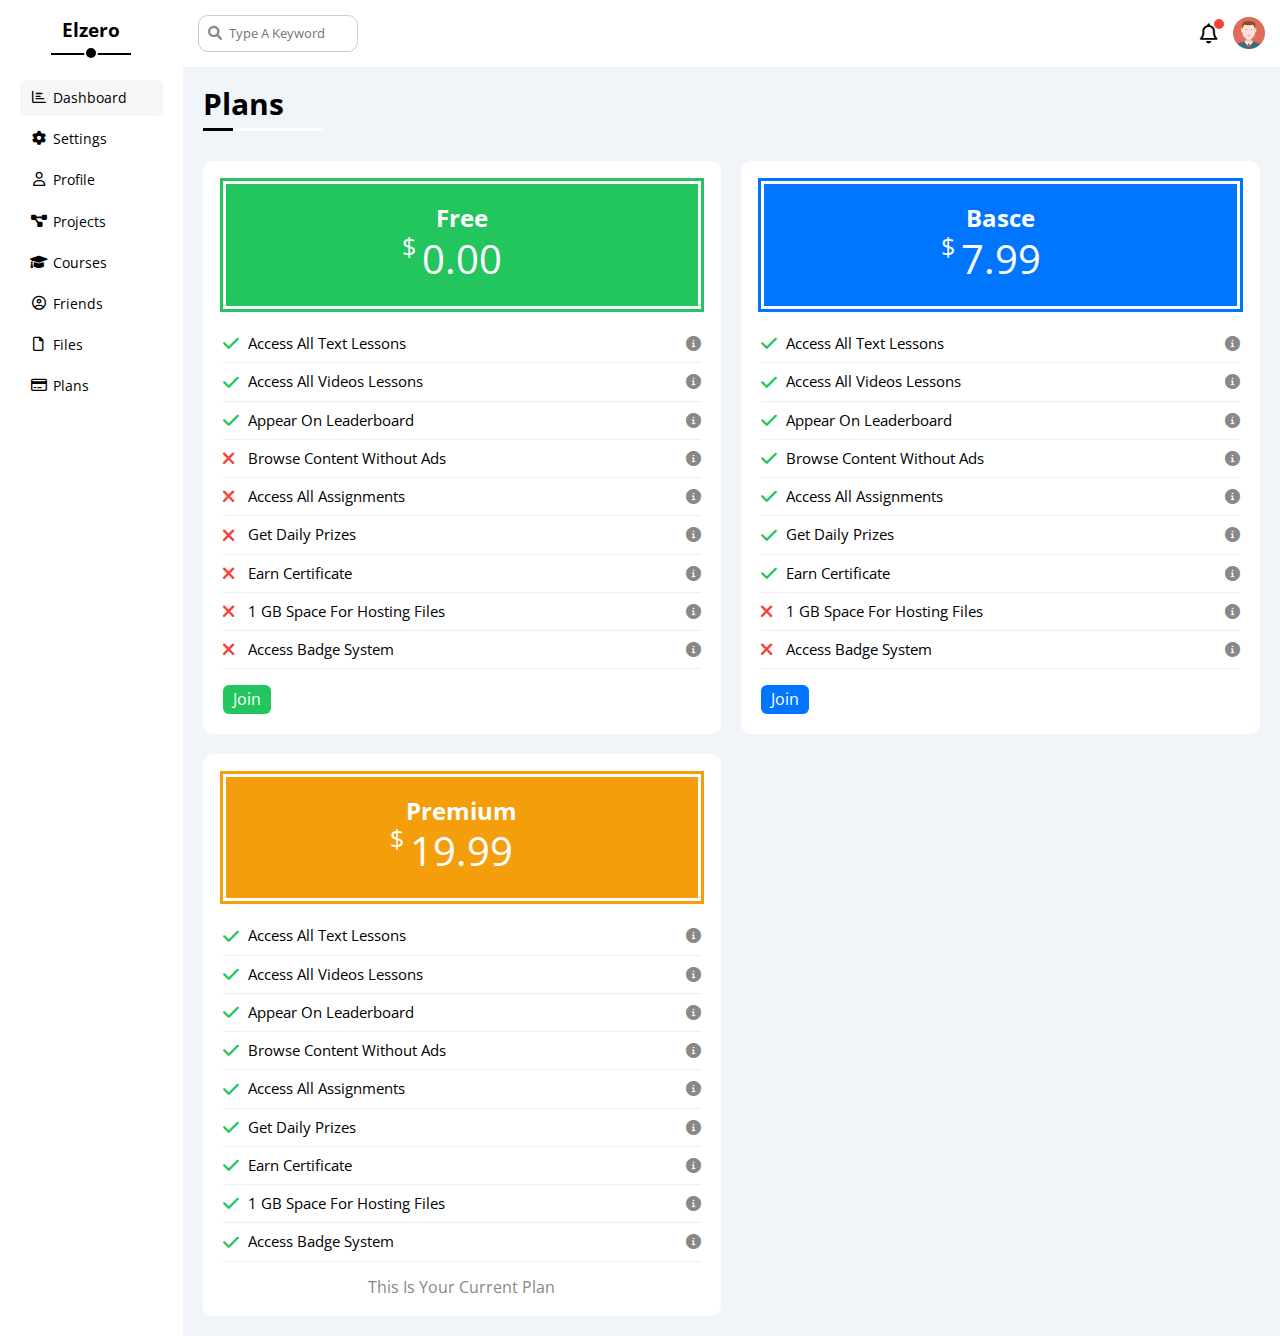
<file: plans.html>
<!DOCTYPE html>
<html lang="en">
  <head>
    <meta charset="UTF-8" />
    <meta http-equiv="X-UA-Compatible" content="IE=edge" />
    <meta name="viewport" content="width=device-width, initial-scale=1.0" />
    <title>Plans</title>
    <link rel="stylesheet" href="./css/all.min.css" />
    <link rel="stylesheet" href="./css/Normalize.css" />
    <link rel="stylesheet" href="./css/stylee.css" />
    <link rel="preconnect" href="https://fonts.googleapis.com" />
    <link rel="preconnect" href="https://fonts.gstatic.com" crossorigin />
    <link
      href="https://fonts.googleapis.com/css2?family=Open+Sans:ital,wght@0,300;0,400;0,500;0,600;0,700;0,800;1,300;1,400;1,500;1,600;1,700;1,800&display=swap"
      rel="stylesheet"
    />
  </head>
  <body>
    <div class="header">
      <div class="slid_bar">
        <h3>Elzero</h3>
        <ul>
          <li class="active">
            <a href="index.html"
              ><i class="fa-regular fa-chart-bar fa-fw"></i
              ><span>Dashboard</span></a
            >
          </li>
          <li>
            <a href="settings.html"
              ><i class="fa-solid fa-gear fa-fw"></i><span>settings</span></a
            >
          </li>
          <li>
            <a href="profile.html"
              ><i class="fa-regular fa-user fa-fw"></i><span>profile</span></a
            >
          </li>
          <li>
            <a href="projects.html"
              ><i class="fa-solid fa-diagram-project fa-fw"></i
              ><span>projects</span></a
            >
          </li>
          <li>
            <a href="courses.html">
              <i class="fa-solid fa-graduation-cap fa-fw"></i
              ><span>courses</span></a
            >
          </li>
          <li>
            <a href="friends.html"
              ><i class="fa-regular fa-circle-user fa-fw"></i
              ><span>friends</span></a
            >
          </li>
          <li>
            <a href="files.html"
              ><i class="fa-regular fa-file fa-fw"></i><span>files</span></a
            >
          </li>
          <li>
            <a href="plans.html"
              ><i class="fa-regular fa-credit-card fa-fw"></i
              ><span>plans</span></a
            >
          </li>
        </ul>
      </div>
      <div class="content">
        <div class="head">
          <div class="search">
            <input type="search" placeholder="Type A Keyword" />
          </div>
          <div class="profile">
            <span><i class="fa-regular fa-bell fa-lg"></i></span>
            <img src="./imgs/avatar.png" alt="profile image" />
          </div>
        </div>
        <div class="lable-box">
          <h1 class="lable">Plans</h1>
        </div>
        <div class="Box plans-content">
          <div class="box section section-padding">
            <div class="plane-prog">
              <h2>Free</h2>
              <div class="price"><span>$</span>0.00</div>
            </div>
            <ul class="features">
              <li class="feature available">
                <span> Access All Text Lessons</span
                ><i class="fa-solid fa-circle-info"></i>
              </li>
              <li class="feature available">
                <span>Access All Videos Lessons</span
                ><i class="fa-solid fa-circle-info"></i>
              </li>
              <li class="feature available">
                <span> Appear On Leaderboard</span
                ><i class="fa-solid fa-circle-info"></i>
              </li>
              <li class="feature not-available">
                <span> Browse Content Without Ads</span
                ><i class="fa-solid fa-circle-info"></i>
              </li>
              <li class="feature not-available">
                <span>Access All Assignments</span
                ><i class="fa-solid fa-circle-info"></i>
              </li>
              <li class="feature not-available">
                <span> Get Daily Prizes</span
                ><i class="fa-solid fa-circle-info"></i>
              </li>
              <li class="feature not-available">
                <span> Earn Certificate</span
                ><i class="fa-solid fa-circle-info"></i>
              </li>
              <li class="feature not-available">
                <span> 1 GB Space For Hosting Files</span
                ><i class="fa-solid fa-circle-info"></i>
              </li>
              <li class="feature not-available">
                <span> Access Badge System</span
                ><i class="fa-solid fa-circle-info"></i>
              </li>
            </ul>
            <div class="join">
              <a href="#" class="button-style">Join</a>
              <div class="acttually-joined">This Is Your Current Plan</div>
            </div>
          </div>
          <div class="box section section-padding">
            <div class="plane-prog">
              <h2>Basce</h2>
              <div class="price"><span>$</span>7.99</div>
            </div>
            <ul class="features">
              <li class="feature available">
                <span> Access All Text Lessons</span
                ><i class="fa-solid fa-circle-info"></i>
              </li>
              <li class="feature available">
                <span>Access All Videos Lessons</span
                ><i class="fa-solid fa-circle-info"></i>
              </li>
              <li class="feature available">
                <span> Appear On Leaderboard</span
                ><i class="fa-solid fa-circle-info"></i>
              </li>
              <li class="feature available">
                <span> Browse Content Without Ads</span
                ><i class="fa-solid fa-circle-info"></i>
              </li>
              <li class="feature available">
                <span>Access All Assignments</span
                ><i class="fa-solid fa-circle-info"></i>
              </li>
              <li class="feature available">
                <span> Get Daily Prizes</span
                ><i class="fa-solid fa-circle-info"></i>
              </li>
              <li class="feature available">
                <span> Earn Certificate</span
                ><i class="fa-solid fa-circle-info"></i>
              </li>
              <li class="feature not-available">
                <span> 1 GB Space For Hosting Files</span
                ><i class="fa-solid fa-circle-info"></i>
              </li>
              <li class="feature not-available">
                <span> Access Badge System</span
                ><i class="fa-solid fa-circle-info"></i>
              </li>
            </ul>
            <div class="join">
              <a href="#" class="button-style">Join</a>
              <div class="acttually-joined">This Is Your Current Plan</div>
            </div>
          </div>
          <div class="box section section-padding">
            <div class="plane-prog">
              <h2>Premium</h2>
              <div class="price"><span>$</span>19.99</div>
            </div>
            <ul class="features">
              <li class="feature available">
                <span> Access All Text Lessons</span
                ><i class="fa-solid fa-circle-info"></i>
              </li>
              <li class="feature available">
                <span>Access All Videos Lessons</span
                ><i class="fa-solid fa-circle-info"></i>
              </li>
              <li class="feature available">
                <span> Appear On Leaderboard</span
                ><i class="fa-solid fa-circle-info"></i>
              </li>
              <li class="feature available">
                <span> Browse Content Without Ads</span
                ><i class="fa-solid fa-circle-info"></i>
              </li>
              <li class="feature available">
                <span>Access All Assignments</span
                ><i class="fa-solid fa-circle-info"></i>
              </li>
              <li class="feature available">
                <span> Get Daily Prizes</span
                ><i class="fa-solid fa-circle-info"></i>
              </li>
              <li class="feature available">
                <span> Earn Certificate</span
                ><i class="fa-solid fa-circle-info"></i>
              </li>
              <li class="feature available">
                <span> 1 GB Space For Hosting Files</span
                ><i class="fa-solid fa-circle-info"></i>
              </li>
              <li class="feature available">
                <span> Access Badge System</span
                ><i class="fa-solid fa-circle-info"></i>
              </li>
            </ul>
            <div class="join joined">
              <a href="#" class="button-style">Join</a>
              <div class="acttually-joined">This Is Your Current Plan</div>
            </div>
          </div>
        </div>
      </div>
    </div>
  </body>
</html>
</file>
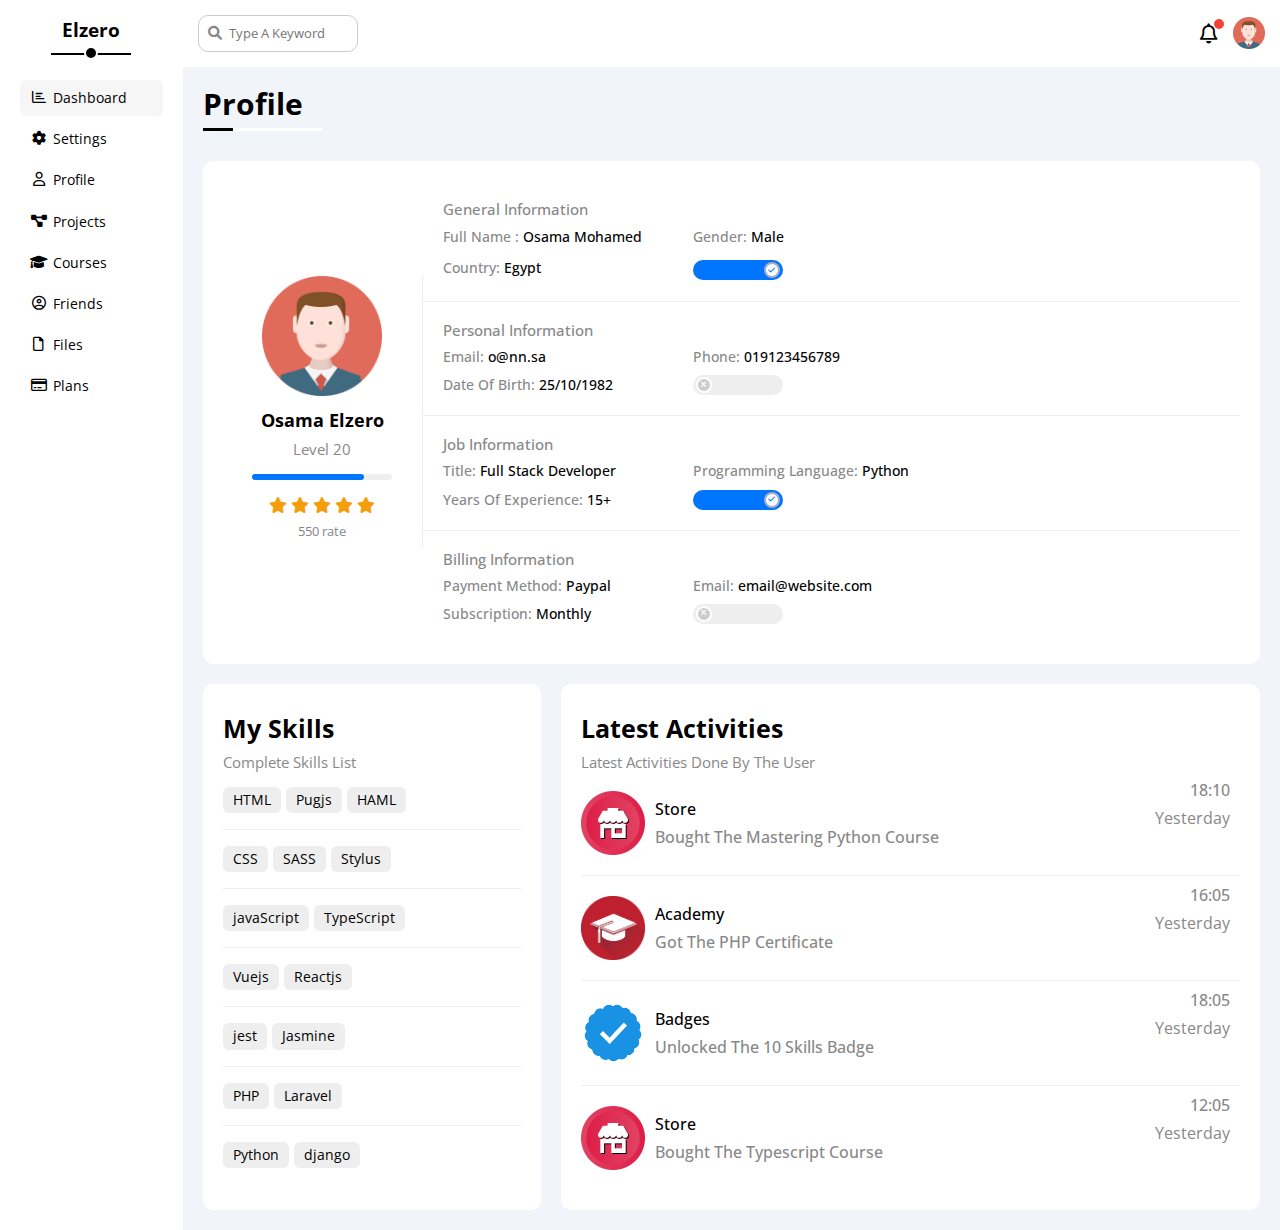
<file: profile.html>
<!DOCTYPE html>
<html lang="en">
  <head>
    <meta charset="UTF-8" />
    <meta http-equiv="X-UA-Compatible" content="IE=edge" />
    <meta name="viewport" content="width=device-width, initial-scale=1.0" />
    <title>Profile</title>
    <link rel="stylesheet" href="./css/all.min.css" />
    <link rel="stylesheet" href="./css/Normalize.css" />
    <link rel="stylesheet" href="./css/stylee.css" />
    <link rel="preconnect" href="https://fonts.googleapis.com" />
    <link rel="preconnect" href="https://fonts.gstatic.com" crossorigin />
    <link
      href="https://fonts.googleapis.com/css2?family=Open+Sans:ital,wght@0,300;0,400;0,500;0,600;0,700;0,800;1,300;1,400;1,500;1,600;1,700;1,800&display=swap"
      rel="stylesheet"
    />
  </head>
  <body>
    <div class="header">
      <div class="slid_bar">
        <h3>Elzero</h3>
        <ul>
          <li class="active">
            <a href="index.html"
              ><i class="fa-regular fa-chart-bar fa-fw"></i
              ><span>Dashboard</span></a
            >
          </li>
          <li>
            <a href="settings.html"
              ><i class="fa-solid fa-gear fa-fw"></i><span>settings</span></a
            >
          </li>
          <li>
            <a href="profile.html"
              ><i class="fa-regular fa-user fa-fw"></i><span>profile</span></a
            >
          </li>
          <li>
            <a href="projects.html"
              ><i class="fa-solid fa-diagram-project fa-fw"></i
              ><span>projects</span></a
            >
          </li>
          <li>
            <a href="courses.html">
              <i class="fa-solid fa-graduation-cap fa-fw"></i
              ><span>courses</span></a
            >
          </li>
          <li>
            <a href="friends.html"
              ><i class="fa-regular fa-circle-user fa-fw"></i
              ><span>friends</span></a
            >
          </li>
          <li>
            <a href="files.html"
              ><i class="fa-regular fa-file fa-fw"></i><span>files</span></a
            >
          </li>
          <li>
            <a href="plans.html"
              ><i class="fa-regular fa-credit-card fa-fw"></i
              ><span>plans</span></a
            >
          </li>
        </ul>
      </div>
      <div class="content">
        <div class="head">
          <div class="search">
            <input type="search" placeholder="Type A Keyword" />
          </div>
          <div class="profile">
            <span><i class="fa-regular fa-bell fa-lg"></i></span>
            <img src="./imgs/avatar.png" alt="profile image" />
          </div>
        </div>
        <div class="lable-box">
          <h1 class="lable">Profile</h1>
        </div>
        <div class="Box">
          <!-- profile information -->
          <div class="profile-content section section-padding">
            <div class="profile-img-info">
              <img src="./imgs/avatar.png" alt="profile_img" />
              <div class="section-header-text text">
                <h3>Osama Elzero</h3>
                <span>Level 20</span>
              </div>
              <span class="level-progress">
                <span></span>
              </span>
              <div class="rate">
                <i class="fa-solid fa-star"></i>
                <i class="fa-solid fa-star"></i>
                <i class="fa-solid fa-star"></i>
                <i class="fa-solid fa-star"></i>
                <i class="fa-solid fa-star"></i>
                <div class="rate-num">550 rate</div>
              </div>
            </div>
            <div class="profile-person-info">
              <div class="general-info prof-Box">
                <div class="title">General Information</div>
                <div class="box">
                  <div>
                    <span class="feature">Full Name :</span>
                    <span class="feature-info">Osama Mohamed</span>
                  </div>
                  <div>
                    <span class="feature"> Gender: </span>
                    <span class="feature-info">Male</span>
                  </div>
                </div>
                <div class="box">
                  <div>
                    <span class="feature">Country: </span>
                    <span class="feature-info">Egypt</span>
                  </div>
                  <div>
                    <label for="check-2">
                      <input
                        type="checkbox"
                        class="check-box"
                        checked
                        id="check-2"
                      />
                      <div class="switch"></div>
                    </label>
                  </div>
                </div>
              </div>
              <div class="personal-info prof-Box">
                <div class="title">Personal Information</div>
                <div class="box">
                  <div>
                    <span class="feature">Email:</span>
                    <span class="feature-info"> o@nn.sa</span>
                  </div>
                  <div>
                    <span class="feature">Phone: </span>
                    <span class="feature-info">019123456789</span>
                  </div>
                </div>
                <div class="box">
                  <div>
                    <span class="feature">Date Of Birth: </span>
                    <span class="feature-info">25/10/1982</span>
                  </div>
                  <div>
                    <label for="check-1">
                      <input type="checkbox" class="check-box" id="check-1" />
                      <div class="switch"></div>
                    </label>
                  </div>
                </div>
              </div>
              <div class="job-info prof-Box">
                <div class="title">Job Information</div>
                <div class="box">
                  <div>
                    <span class="feature">Title: </span>
                    <span class="feature-info">Full Stack Developer</span>
                  </div>
                  <div>
                    <span class="feature">Programming Language: </span>
                    <span class="feature-info">Python</span>
                  </div>
                </div>
                <div class="box">
                  <div>
                    <span class="feature">Years Of Experience: </span>
                    <span class="feature-info">15+</span>
                  </div>
                  <div>
                    <label for="check-3">
                      <input
                        type="checkbox"
                        class="check-box"
                        checked
                        id="check-3"
                      />
                      <div class="switch"></div>
                    </label>
                  </div>
                </div>
              </div>
              <div class="billing-info prof-Box">
                <div class="title">Billing Information</div>
                <div class="box">
                  <div>
                    <span class="feature">Payment Method: </span>
                    <span class="feature-info">Paypal</span>
                  </div>
                  <div>
                    <span class="feature">Email: </span>
                    <span class="feature-info">email@website.com</span>
                  </div>
                </div>
                <div class="box">
                  <div>
                    <span class="feature">Subscription:</span>
                    <span class="feature-info"> Monthly</span>
                  </div>
                  <div>
                    <label for="check-4">
                      <input type="checkbox" class="check-box" id="check-4" />
                      <div class="switch"></div>
                    </label>
                  </div>
                </div>
              </div>
            </div>
          </div>
          <!-- My Skills & Latest Activities -->
          <div class="content-box">
            <!--My Skills  -->
            <div class="skills section section-padding">
              <div class="section-header-text">
                <h3>my skills</h3>
                <span>Complete Skills List</span>
              </div>
              <div class="box">
                <div class="shape">HTML</div>
                <div class="shape">Pugjs</div>
                <div class="shape">HAML</div>
              </div>
              <div class="box">
                <div class="shape">CSS</div>
                <div class="shape">SASS</div>
                <div class="shape">Stylus</div>
              </div>
              <div class="box">
                <div class="shape">javaScript</div>
                <div class="shape">TypeScript</div>
              </div>
              <div class="box">
                <div class="shape">Vuejs</div>
                <div class="shape">Reactjs</div>
              </div>
              <div class="box">
                <div class="shape">jest</div>
                <div class="shape">Jasmine</div>
              </div>
              <div class="box">
                <div class="shape">PHP</div>
                <div class="shape">Laravel</div>
              </div>
              <div class="box">
                <div class="shape">Python</div>
                <div class="shape">django</div>
              </div>
            </div>
            <!-- Latest Activities  -->
            <div class="activity section section-padding">
              <div class="section-header-text">
                <h3>Latest Activities</h3>
                <span>Latest Activities Done By The User</span>
              </div>
              <div class="box">
                <img src="./imgs/activity-01.png" alt="activity-img" />
                <div class="section-header-text info">
                  <h3>Store</h3>
                  <span> Bought The Mastering Python Course</span>
                </div>
                <div class="section-header-text date">
                  <h3>18:10</h3>
                  <span>Yesterday</span>
                </div>
              </div>
              <div class="box">
                <img src="./imgs/activity-02.png" alt="activity-img" />
                <div class="section-header-text info text">
                  <h3>Academy</h3>
                  <span> Got The PHP Certificate</span>
                </div>
                <div class="section-header-text date text">
                  <h3>16:05</h3>
                  <span>Yesterday</span>
                </div>
              </div>
              <div class="box">
                <img src="./imgs/activity-03.png" alt="activity-img" />
                <div class="section-header-text info">
                  <h3>Badges</h3>
                  <span> Unlocked The 10 Skills Badge</span>
                </div>
                <div class="section-header-text date">
                  <h3>18:05</h3>
                  <span>Yesterday</span>
                </div>
              </div>
              <div class="box">
                <img src="./imgs/activity-01.png" alt="activity-img" />
                <div class="section-header-text info">
                  <h3>Store</h3>
                  <span>Bought The Typescript Course</span>
                </div>
                <div class="section-header-text date">
                  <h3>12:05</h3>
                  <span>Yesterday</span>
                </div>
              </div>
            </div>
          </div>
        </div>
      </div>
    </div>
  </body>
</html>
</file>
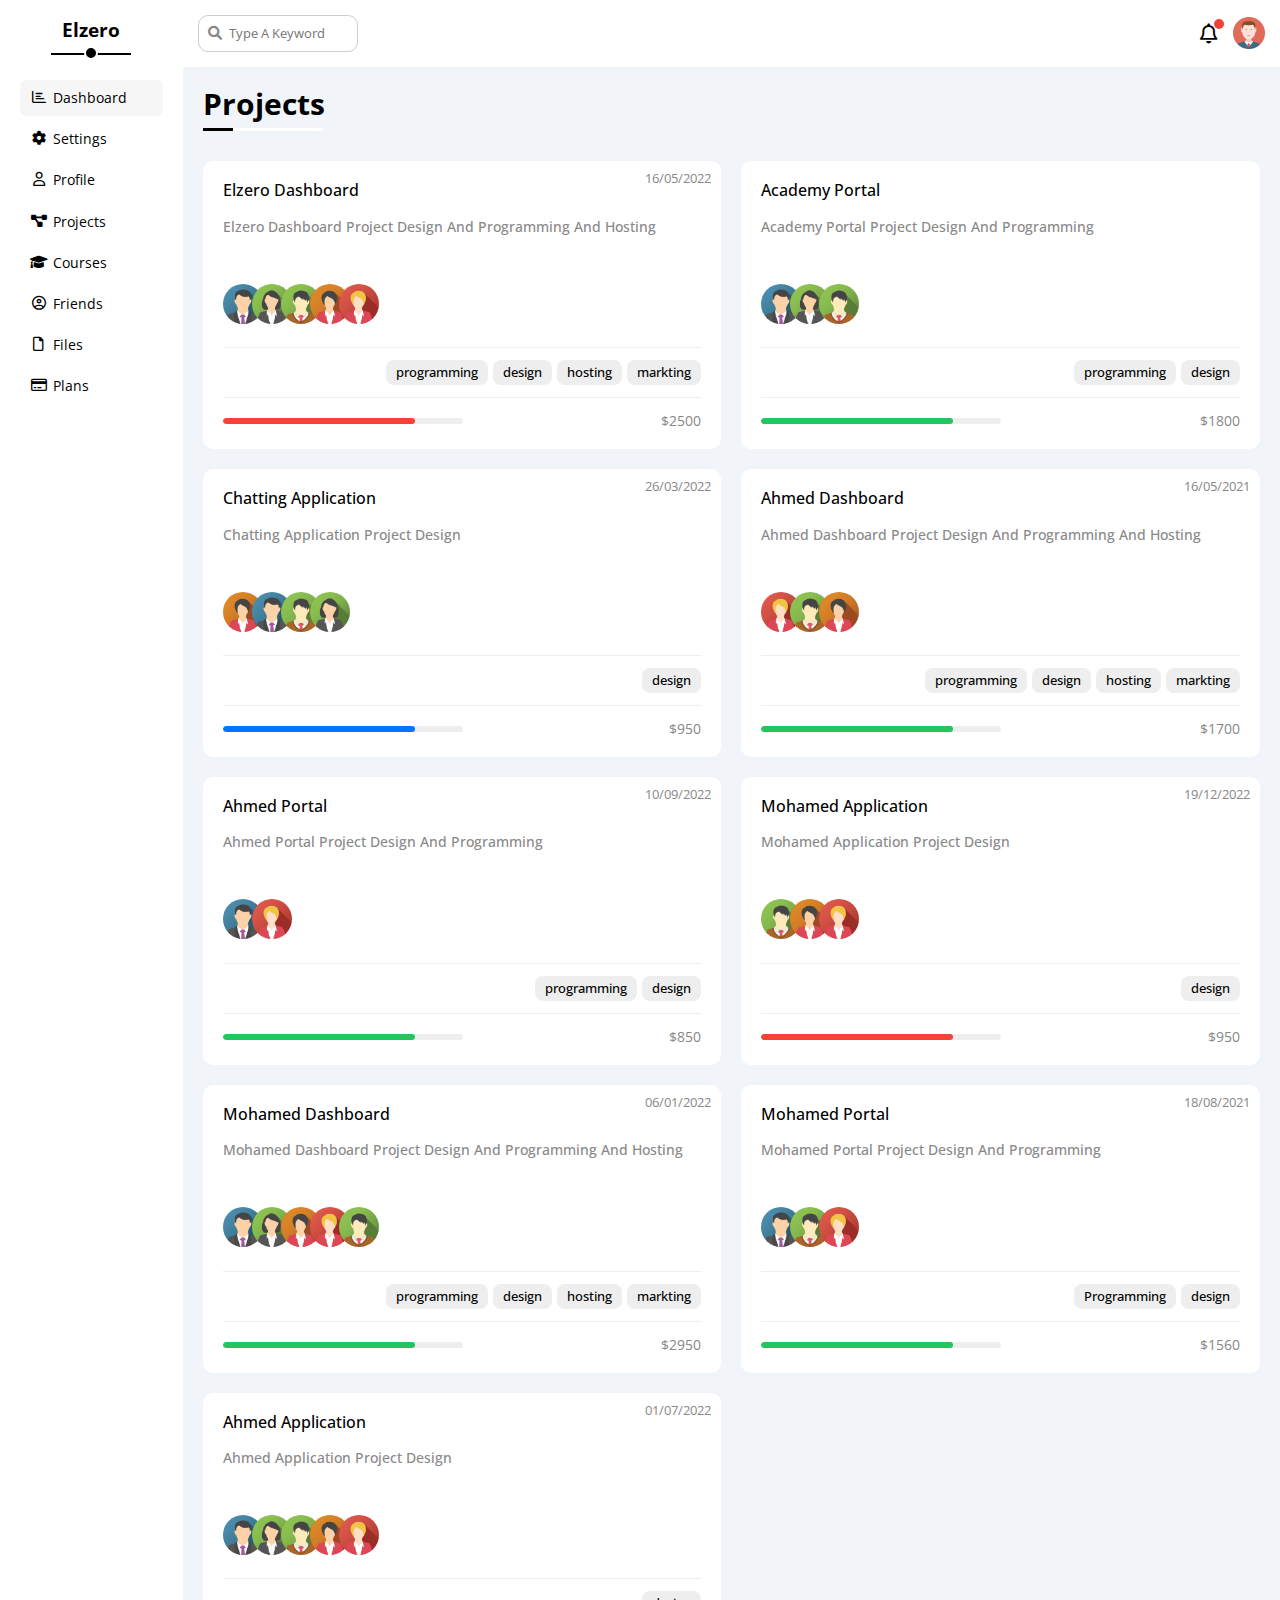
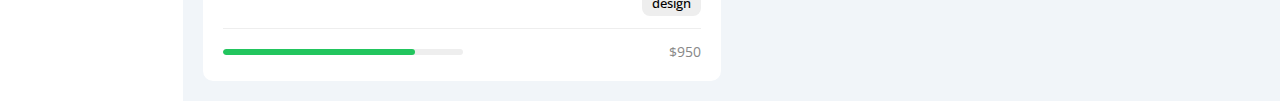
<file: projects.html>
<!DOCTYPE html>
<html lang="en">
  <head>
    <meta charset="UTF-8" />
    <meta http-equiv="X-UA-Compatible" content="IE=edge" />
    <meta name="viewport" content="width=device-width, initial-scale=1.0" />
    <title>Projects</title>
    <link rel="stylesheet" href="./css/all.min.css" />
    <link rel="stylesheet" href="./css/Normalize.css" />
    <link rel="stylesheet" href="./css/stylee.css" />
    <link rel="preconnect" href="https://fonts.googleapis.com" />
    <link rel="preconnect" href="https://fonts.gstatic.com" crossorigin />
    <link
      href="https://fonts.googleapis.com/css2?family=Open+Sans:ital,wght@0,300;0,400;0,500;0,600;0,700;0,800;1,300;1,400;1,500;1,600;1,700;1,800&display=swap"
      rel="stylesheet"
    />
  </head>
  <body>
    <div class="header">
      <div class="slid_bar">
        <h3>Elzero</h3>
        <ul>
          <li class="active">
            <a href="index.html"
              ><i class="fa-regular fa-chart-bar fa-fw"></i
              ><span>Dashboard</span></a
            >
          </li>
          <li>
            <a href="settings.html"
              ><i class="fa-solid fa-gear fa-fw"></i><span>settings</span></a
            >
          </li>
          <li>
            <a href="profile.html"
              ><i class="fa-regular fa-user fa-fw"></i><span>profile</span></a
            >
          </li>
          <li>
            <a href="projects.html"
              ><i class="fa-solid fa-diagram-project fa-fw"></i
              ><span>projects</span></a
            >
          </li>
          <li>
            <a href="courses.html">
              <i class="fa-solid fa-graduation-cap fa-fw"></i
              ><span>courses</span></a
            >
          </li>
          <li>
            <a href="friends.html"
              ><i class="fa-regular fa-circle-user fa-fw"></i
              ><span>friends</span></a
            >
          </li>
          <li>
            <a href="files.html"
              ><i class="fa-regular fa-file fa-fw"></i><span>files</span></a
            >
          </li>
          <li>
            <a href="plans.html"
              ><i class="fa-regular fa-credit-card fa-fw"></i
              ><span>plans</span></a
            >
          </li>
        </ul>
      </div>
      <div class="content">
        <div class="head">
          <div class="search">
            <input type="search" placeholder="Type A Keyword" />
          </div>
          <div class="profile">
            <span><i class="fa-regular fa-bell fa-lg"></i></span>
            <img src="./imgs/avatar.png" alt="profile image" />
          </div>
        </div>
        <div class="lable-box">
          <h1 class="lable">Projects</h1>
        </div>
        <div class="Box">
          <!-- projects content -->
          <div class="projects">
            <div class="box section section-padding">
              <div class="info">
                <div>Elzero Dashboard</div>
                <p>
                  Elzero Dashboard Project Design And Programming And Hosting
                </p>
              </div>
              <div class="team">
                <img src="./imgs/team-01.png" alt="team-img" />
                <img src="./imgs/team-02.png" alt="team-img" />
                <img src="./imgs/team-03.png" alt="team-img" />
                <img src="./imgs/team-04.png" alt="team-img" />
                <img src="./imgs/team-05.png" alt="team-img" />
              </div>
              <div class="project-feature">
                <div class="shape">programming</div>
                <div class="shape">design</div>
                <div class="shape">hosting</div>
                <div class="shape">markting</div>
              </div>
              <div class="income">
                <span class="income-progress">
                  <span class="red"></span>
                </span>
                <div class="money">$2500</div>
              </div>
              <span class="date">16/05/2022</span>
            </div>
            <div class="box section section-padding">
              <div class="info">
                <div>Academy Portal</div>
                <p>Academy Portal Project Design And Programming</p>
              </div>
              <div class="team">
                <img src="./imgs/team-01.png" alt="team-img" />
                <img src="./imgs/team-02.png" alt="team-img" />
                <img src="./imgs/team-03.png" alt="team-img" />
              </div>
              <div class="project-feature">
                <div class="shape">programming</div>
                <div class="shape">design</div>
              </div>
              <div class="income">
                <span class="income-progress">
                  <span class="green"></span>
                </span>
                <div class="money">$1800</div>
              </div>
            </div>
            <div class="box section section-padding">
              <div class="info">
                <div>Chatting Application</div>
                <p>Chatting Application Project Design</p>
              </div>
              <div class="team">
                <img src="./imgs/team-04.png" alt="team-img" />
                <img src="./imgs/team-01.png" alt="team-img" />
                <img src="./imgs/team-03.png" alt="team-img" />
                <img src="./imgs/team-02.png" alt="team-img" />
              </div>
              <div class="project-feature">
                <div class="shape">design</div>
              </div>
              <div class="income">
                <span class="income-progress">
                  <span class="blue"></span>
                </span>
                <div class="money">$950</div>
              </div>
              <span class="date">26/03/2022</span>
            </div>
            <div class="box section section-padding">
              <div class="info">
                <div>Ahmed Dashboard</div>
                <p>
                  Ahmed Dashboard Project Design And Programming And Hosting
                </p>
              </div>
              <div class="team">
                <img src="./imgs/team-05.png" alt="team-img" />
                <img src="./imgs/team-03.png" alt="team-img" />
                <img src="./imgs/team-04.png" alt="team-img" />
              </div>
              <div class="project-feature">
                <div class="shape">programming</div>
                <div class="shape">design</div>
                <div class="shape">hosting</div>
                <div class="shape">markting</div>
              </div>
              <div class="income">
                <span class="income-progress">
                  <span class="green"></span>
                </span>
                <div class="money">$1700</div>
              </div>
              <span class="date">16/05/2021</span>
            </div>
            <div class="box section section-padding">
              <div class="info">
                <div>Ahmed Portal</div>
                <p>Ahmed Portal Project Design And Programming</p>
              </div>
              <div class="team">
                <img src="./imgs/team-01.png" alt="team-img" />
                <img src="./imgs/team-05.png" alt="team-img" />
              </div>
              <div class="project-feature">
                <div class="shape">programming</div>
                <div class="shape">design</div>
              </div>
              <div class="income">
                <span class="income-progress">
                  <span class="green"></span>
                </span>
                <div class="money">$850</div>
              </div>
              <span class="date">10/09/2022</span>
            </div>
            <div class="box section section-padding">
              <div class="info">
                <div>Mohamed Application</div>
                <p>Mohamed Application Project Design</p>
              </div>
              <div class="team">
                <img src="./imgs/team-03.png" alt="team-img" />
                <img src="./imgs/team-04.png" alt="team-img" />
                <img src="./imgs/team-05.png" alt="team-img" />
              </div>
              <div class="project-feature">
                <div class="shape">design</div>
              </div>
              <div class="income">
                <span class="income-progress">
                  <span class="red"></span>
                </span>
                <div class="money">$950</div>
              </div>
              <span class="date">19/12/2022</span>
            </div>

            <div class="box section section-padding">
              <div class="info">
                <div>Mohamed Dashboard</div>
                <p>
                  Mohamed Dashboard Project Design And Programming And Hosting
                </p>
              </div>
              <div class="team">
                <img src="./imgs/team-01.png" alt="team-img" />
                <img src="./imgs/team-02.png" alt="team-img" />
                <img src="./imgs/team-04.png" alt="team-img" />
                <img src="./imgs/team-05.png" alt="team-img" />
                <img src="./imgs/team-03.png" alt="team-img" />
              </div>
              <div class="project-feature">
                <div class="shape">programming</div>
                <div class="shape">design</div>
                <div class="shape">hosting</div>
                <div class="shape">markting</div>
              </div>
              <div class="income">
                <span class="income-progress">
                  <span class="green"></span>
                </span>
                <div class="money">$2950</div>
              </div>
              <span class="date">06/01/2022</span>
            </div>
            <div class="box section section-padding">
              <div class="info">
                <div>Mohamed Portal</div>
                <p>Mohamed Portal Project Design And Programming</p>
              </div>
              <div class="team">
                <img src="./imgs/team-01.png" alt="team-img" />
                <img src="./imgs/team-03.png" alt="team-img" />
                <img src="./imgs/team-05.png" alt="team-img" />
              </div>
              <div class="project-feature">
                <div class="shape">Programming</div>
                <div class="shape">design</div>
              </div>
              <div class="income">
                <span class="income-progress">
                  <span class="green"></span>
                </span>
                <div class="money">$1560</div>
              </div>
              <span class="date">18/08/2021</span>
            </div>
            <div class="box section section-padding">
              <div class="info">
                <div>Ahmed Application</div>
                <p>Ahmed Application Project Design</p>
              </div>
              <div class="team">
                <img src="./imgs/team-01.png" alt="team-img" />
                <img src="./imgs/team-02.png" alt="team-img" />
                <img src="./imgs/team-03.png" alt="team-img" />
                <img src="./imgs/team-04.png" alt="team-img" />
                <img src="./imgs/team-05.png" alt="team-img" />
              </div>
              <div class="project-feature">
                <div class="shape">design</div>
              </div>
              <div class="income">
                <span class="income-progress">
                  <span class="green"></span>
                </span>
                <div class="money">$950</div>
              </div>
              <span class="date">01/07/2022</span>
            </div>
          </div>
        </div>
      </div>
    </div>
  </body>
</html>
</file>
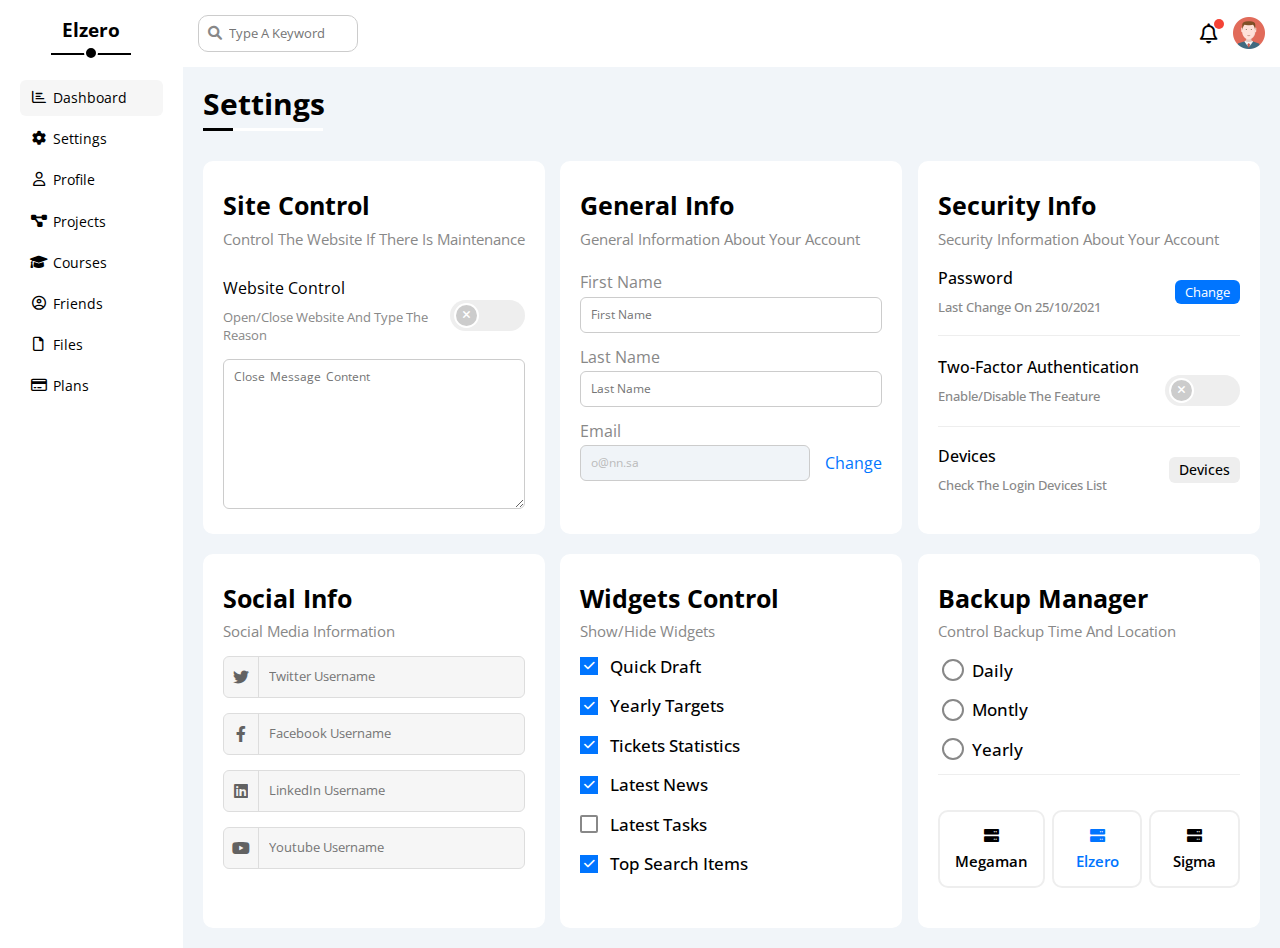
<file: settings.html>
<!DOCTYPE html>
<html lang="en">
  <head>
    <meta charset="UTF-8" />
    <meta http-equiv="X-UA-Compatible" content="IE=edge" />
    <meta name="viewport" content="width=device-width, initial-scale=1.0" />
    <title>Settings</title>
    <link rel="stylesheet" href="./css/all.min.css" />
    <link rel="stylesheet" href="./css/Normalize.css" />
    <link rel="stylesheet" href="./css/stylee.css" />
    <link rel="preconnect" href="https://fonts.googleapis.com" />
    <link rel="preconnect" href="https://fonts.gstatic.com" crossorigin />
    <link
      href="https://fonts.googleapis.com/css2?family=Open+Sans:ital,wght@0,300;0,400;0,500;0,600;0,700;0,800;1,300;1,400;1,500;1,600;1,700;1,800&display=swap"
      rel="stylesheet"
    />
  </head>
  <body>
    <div class="header">
      <div class="slid_bar">
        <h3>Elzero</h3>
        <ul>
          <li class="active">
            <a href="index.html"
              ><i class="fa-regular fa-chart-bar fa-fw"></i
              ><span>Dashboard</span></a
            >
          </li>
          <li>
            <a href="settings.html"
              ><i class="fa-solid fa-gear fa-fw"></i><span>settings</span></a
            >
          </li>
          <li>
            <a href="profile.html"
              ><i class="fa-regular fa-user fa-fw"></i><span>profile</span></a
            >
          </li>
          <li>
            <a href="projects.html"
              ><i class="fa-solid fa-diagram-project fa-fw"></i
              ><span>projects</span></a
            >
          </li>
          <li>
            <a href="courses.html">
              <i class="fa-solid fa-graduation-cap fa-fw"></i
              ><span>courses</span></a
            >
          </li>
          <li>
            <a href="friends.html"
              ><i class="fa-regular fa-circle-user fa-fw"></i
              ><span>friends</span></a
            >
          </li>
          <li>
            <a href="files.html"
              ><i class="fa-regular fa-file fa-fw"></i><span>files</span></a
            >
          </li>
          <li>
            <a href="plans.html"
              ><i class="fa-regular fa-credit-card fa-fw"></i
              ><span>plans</span></a
            >
          </li>
        </ul>
      </div>
      <div class="content">
        <div class="head">
          <div class="search">
            <input type="search" placeholder="Type A Keyword" />
          </div>
          <div class="profile">
            <span><i class="fa-regular fa-bell fa-lg"></i></span>
            <img src="./imgs/avatar.png" alt="profile image" />
          </div>
        </div>
        <div class="lable-box">
          <h1 class="lable">Settings</h1>
        </div>
        <div class="Box settings">
          <!-- Site Control -->
          <div class="site-control section section-padding">
            <div class="section-header-text text01">
              <h3>Site Control</h3>
              <span>Control The Website If There Is Maintenance</span>
            </div>
            <div class="box">
              <div class="section-header-text text02">
                <h3>Website Control</h3>
                <span>Open/Close Website And Type The Reason</span>
              </div>
              <label for="check">
                <input type="checkbox" class="check-box" id="check" />
                <div class="switch"></div>
              </label>
            </div>
            <textarea
              placeholder="Close Message Content"
              class="setting-input"
            ></textarea>
          </div>
          <!-- General Info -->
          <div class="general-info section section-padding">
            <div class="section-header-text">
              <h3>General Info</h3>
              <span>General Information About Your Account</span>
            </div>
            <div class="first-name">
              <span>First Name</span>
              <input
                type="text"
                name="first-name"
                class="setting-input"
                placeholder="First Name"
              />
            </div>
            <div class="Last-name">
              <span>Last Name</span>
              <input
                type="text"
                name="Last-name"
                class="setting-input"
                placeholder="Last Name"
              />
            </div>
            <div class="email">
              <span>Email</span>
              <div>
                <input
                  type="email"
                  name="email"
                  class="setting-input"
                  value="o@nn.sa"
                  disabled
                />
                <a href="#">Change</a>
              </div>
            </div>
          </div>
          <!-- Security Info -->
          <div class="security section section-padding">
            <div class="section-header-text">
              <h3>Security Info</h3>
              <span>Security Information About Your Account</span>
            </div>
            <div class="box">
              <div class="section-header-text text">
                <h3>Password</h3>
                <span>Last Change On 25/10/2021</span>
              </div>
              <a href="#" class="button-style">Change</a>
            </div>
            <div class="box">
              <div class="section-header-text text">
                <h3>Two-Factor Authentication</h3>
                <span>Enable/Disable The Feature</span>
              </div>
              <label>
                <input type="checkbox" class="check-box" />
                <div class="switch"></div>
              </label>
            </div>
            <div class="box">
              <div class="section-header-text text">
                <h3>Devices</h3>
                <span>Check The Login Devices List</span>
              </div>
              <a href="#" class="shape">Devices</a>
            </div>
          </div>
          <!-- Social Info -->
          <div class="social-info section section-padding">
            <div class="section-header-text">
              <h3>Social Info</h3>
              <span>Social Media Information</span>
            </div>
            <div class="box">
              <input type="text" placeholder="Twitter Username" />
              <i class="fa-brands fa-twitter"></i>
            </div>
            <div class="box">
              <input type="text" placeholder="Facebook Username" />
              <i class="fa-brands fa-facebook-f"></i>
            </div>
            <div class="box">
              <input type="text" placeholder="LinkedIn Username" />
              <i class="fa-brands fa-linkedin"></i>
            </div>
            <div class="box">
              <input type="text" placeholder="Youtube Username" />
              <i class="fa-brands fa-youtube"></i>
            </div>
          </div>
          <!-- Widgets Control -->
          <div class="widgets section section-padding">
            <div class="section-header-text">
              <h3>Widgets Control</h3>
              <span>Show/Hide Widgets</span>
            </div>
            <ul>
              <li>
                <input type="checkbox" id="one" checked /><label for="one"
                  >Quick Draft</label
                >
              </li>
              <li>
                <input type="checkbox" id="two" checked /><label for="two"
                  >Yearly Targets</label
                >
              </li>
              <li>
                <input type="checkbox" id="three" checked /><label for="three"
                  >Tickets Statistics</label
                >
              </li>
              <li>
                <input type="checkbox" id="four" checked /><label for="four"
                  >Latest News</label
                >
              </li>
              <li>
                <input type="checkbox" id="five" /><label for="five"
                  >Latest Tasks</label
                >
              </li>
              <li>
                <input type="checkbox" id="six" checked /><label for="six"
                  >Top Search Items</label
                >
              </li>
            </ul>
          </div>
          <!-- Backup Manager -->
          <div class="backup-manager section section-padding">
            <div class="section-header-text">
              <h3>Backup Manager</h3>
              <span>Control Backup Time And Location</span>
            </div>
            <div class="period">
              <div class="daily">
                <input type="radio" name="period" id="daily" />
                <label for="daily">Daily</label>
              </div>
              <div class="montly">
                <input type="radio" name="period" id="Montly" />
                <label for="Montly">Montly</label>
              </div>
              <div class="Yearly">
                <input type="radio" name="period" id="Yearly" />
                <label for="Yearly">Yearly</label>
              </div>
            </div>
            <div class="hosting">
              <div class="box">
                <i class="fa-solid fa-server"></i>
                <div class="host_company">Megaman</div>
              </div>
              <div class="box active-host">
                <i class="fa-solid fa-server"></i>
                <div class="host_company">Elzero</div>
              </div>
              <div class="box">
                <i class="fa-solid fa-server"></i>
                <div class="host_company">Sigma</div>
              </div>
            </div>
          </div>
        </div>
      </div>
    </div>
  </body>
</html>
</file>
<file: css/stylee.css>
:root {
  --blue-color: #0075ff;
  --blue-alt-color: #0d69d5;
  --orange-color: #f59e0b;
  --green-color: #22c55e;
  --red-color: #f44336;
  --grey-color: #888;
  --transtion: 0.3s;
}
* {
  font-family: "Open Sans", sans-serif;
  box-sizing: border-box;
}
ul {
  padding: 0px;
}
ul li {
  list-style: none;
}
a {
  text-decoration: none;
}
::-webkit-scrollbar {
  width: 15px;
}
::-webkit-scrollbar-thumb {
  background-color: var(--blue-color);
}
::-webkit-scrollbar-thumb:hover {
  background-color: var(--blue-alt-color);
}
.section {
  background-color: white;
  border-radius: 10px;
  margin-bottom: 20px;
  overflow: hidden;
}
.section-padding {
  padding: 20px;
}
.section-header-text h3 {
  font-size: 25px;
  margin: 10px 0px;
  text-transform: capitalize;
}
.section-header-text span {
  color: var(--grey-color);
  text-transform: capitalize;
  font-size: 15px;
}
.button-style {
  display: inline-block;
  background: var(--blue-color);
  border-radius: 6px;
  padding: 5px 10px;
  color: white;
  font-size: 13px;
  transition: var(--transtion);
  cursor: pointer;
}
.shape {
  background-color: #eee;
  font-size: 14px;
  padding: 5px 10px;
  height: fit-content;
  border-radius: 6px;
}
.setting-input {
  width: 100%;
  outline: none;
  border: 1px solid #ccc;
  padding: 10px;
  color: var(--grey-color);
  font-size: 12px;
  border-radius: 6px;
}
/* switch */
.check-box {
  -webkit-appearance: none;
  appearance: none;
}
.switch {
  height: 31px;
  width: 75px;
  border-radius: 30px;
  background-color: #eee;
  position: relative;
  transition: 0.6s;
}
.switch::after {
  content: "\f00d";
  font-family: "Font Awesome 6 Free";
  font-weight: 900;
  color: white;
  border: 2px solid white;
  border-radius: 50%;
  padding: 3px;
  font-size: 11px;
  background-color: #ccc;
  display: flex;
  height: 15px;
  width: 15px;
  align-items: center;
  justify-content: center;
  position: absolute;
  top: 3px;
  left: 4px;
  transition: 0.6s;
}
.check-box:checked + .switch {
  background-color: var(--blue-color);
}
.check-box:checked + .switch::after {
  content: "\f00c";
  color: var(--blue-color);
  left: 46px;
  background-color: white;
  border-color: #424b7f73;
}
/* animation */
@keyframes change-color {
  from {
    background-color: var(--blue-color);
  }
  to {
    background-color: white;
  }
}
@keyframes upload {
  0% {
    top: 0px;
  }
  25% {
    top: -5px;
  }
  50% {
    top: 0px;
  }
  75% {
    top: 3px;
  }
  100% {
    top: 0px;
  }
}
/* animatiom */
/* start styling */
.header {
  display: flex;
}
.header .slid_bar {
  padding: 0px 20px;
  box-shadow: 0 0 10px #ddd;
}
.header .slid_bar h3 {
  text-align: center;
  position: relative;
  margin-bottom: 40px;
}

.header .slid_bar ul li {
  margin-bottom: 5px;
  border-radius: 6px;
  transition: 0s;
}
.header .slid_bar ul li:hover,
.header .slid_bar ul .active {
  background-color: #f6f6f6;
}
.header .slid_bar a {
  display: flex;
  color: black;
  padding: 10px;
  font-size: 14px;
  text-transform: capitalize;
}
.header .slid_bar a span {
  margin-left: 5px;
  width: 100px;
}
.header .content {
  background-color: #f1f5f9;
  width: 100%;
  overflow: hidden;
}
@media (min-width: 768px) {
  .header .slid_bar h3::after,
  .header .slid_bar h3::before {
    content: "";
    background-color: black;
    display: inline-block;
    position: absolute;
  }
  .header .slid_bar h3::before {
    height: 2px;
    width: 80px;
    bottom: -15px;
    left: 50%;
    transform: translateX(-50%);
  }
  .header .slid_bar h3::after {
    height: 10px;
    width: 10px;
    border-radius: 50%;
    border: 2px solid white;
    bottom: -20px;
    left: 50%;
    transform: translate(-50%);
  }
}
@media (max-width: 767px) {
  .header .slid_bar span {
    display: none;
  }
  .header .slid_bar h3 {
    font-size: 13px;
    margin-bottom: 20px;
  }
  .header .slid_bar {
    padding: 0px 10px;
  }
}
/* head */
.content .head {
  display: flex;
  justify-content: space-between;
  align-items: center;
  padding: 15px;
  background-color: white;
}
.content .head .search {
  position: relative;
}
.content .head .search input {
  outline: none;
  border-radius: 10px;
  border: 1px solid #ccc;
  padding: 10px 10px 10px 30px;
  font-size: 13px;
  width: 160px;
  transition: 0.3s;
}
.content .head .search input:focus {
  width: 200px;
}
.content .head .search input:focus::placeholder {
  opacity: 0;
}
.content .head .search::before {
  font-family: "Font Awesome 6 Free";
  content: "\f002";
  font-weight: 900;
  position: absolute;
  left: 10px;
  top: 50%;
  transform: translateY(-50%);
  font-size: 14px;
  color: var(--grey-color);
}
.content .head .profile {
  width: 65px;
  display: flex;
  align-items: center;
  justify-content: space-between;
}
.content .head .profile span {
  position: relative;
}
.content .head .profile span::after {
  content: "";
  width: 10px;
  height: 10px;
  background-color: var(--red-color);
  border-radius: 50%;
  position: absolute;
  top: -5px;
  right: -6px;
}
.content .head .profile img {
  width: 32px;
}
/* content Box */
.content .Box {
  padding: 0px 20px;
}
@media (max-width: 767px) {
  .content .Box {
    padding: 0px 10px;
  }
}
/* lable */
.lable {
  font-size: 30px;
  position: relative;
  margin: 20px 20px 40px 20px;
}
.content .lable::before,
.content .lable::after {
  content: "";
  height: 3px;
  position: absolute;
  left: 0px;
  bottom: -10px;
}
.content .lable::before {
  width: 120px;
  background-color: white;
}
.content .lable::after {
  width: 30px;
  background-color: black;
}
/* welcome section */
.content .Box .welcome .header {
  display: flex;
  justify-content: space-between;

  background-color: #eee;
  min-height: 130px;
}
.content .Box .welcome .header .text h3 {
  font-size: 25px;
  margin: 10px 0px;
}
.content .Box .welcome .header .text span {
  color: var(--grey-color);
}
.content .Box .welcome .header .image img {
  width: 200px;
}
.content .Box .welcome .person-information {
  background-color: white;

  position: relative;
}
.content .Box .welcome .person-information .photo {
  width: 60px;
  position: absolute;
  top: -30px;
  left: 20px;
  border: 5px solid white;
  border-radius: 50%;
  box-shadow: 0 0 5px #ddd;
}
.content .Box .welcome .person-information .photo img {
  width: 100%;
  display: block;
}
.content .Box .welcome .person-information .info {
  display: flex;
  justify-content: space-around;
  padding: 20px 0px;
  margin-top: 40px;
  border-bottom: 1px solid #eee;
  border-top: 1px solid #eee;
}
.content .Box .welcome .person-information .info div {
  text-align: center;
}
.content .Box .welcome .person-information .info div h4 {
  text-transform: capitalize;
  font-weight: 500;
  margin: 0px 0px 10px 0px;
}
.content .Box .welcome .person-information .info div span {
  color: var(--grey-color);
  font-size: 14px;
  text-transform: capitalize;
}
.content .Box .welcome .person-information .link {
  text-align: right;
  padding: 20px 0px 0px 0px;
}
.content .Box .welcome .person-information .link a:hover {
  background-color: var(--blue-alt-color);
}
@media (max-width: 767px) {
  .content .Box .welcome .header .image {
    display: none;
  }
  .content .Box .welcome .person-information .photo {
    left: 50%;
    transform: translateX(-50%);
  }
  .content .Box .welcome .person-information .info {
    flex-direction: column;
  }
  .content .Box .welcome .person-information .info div:nth-child(1),
  .content .Box .welcome .person-information .info div:nth-child(2) {
    margin-bottom: 25px;
  }
}
/* quick draft */
.content .Box .quick-draft input[name="title"],
.content .Box .quick-draft textarea {
  width: 100%;
  border-radius: 6px;
  outline: none;
  border: none;
  background-color: #eee;
  font-size: 13px;
  padding: 10px;
}
.content .Box .quick-draft input[name="title"] {
  display: block;
  margin: 30px 0px 20px 0px;
}
.content .Box .quick-draft .save {
  text-align: right;
  padding: 20px 0px 0px 0px;
}
.content .Box .quick-draft .save button {
  border: none;
}
/* Yearly Target */
.content .Box .yearly-target .target-row {
  display: flex;
  align-items: center;
  margin-top: 20px;
}
.content .Box .yearly-target .target-row .icon {
  display: flex;
  justify-content: center;
  align-items: center;
  width: 80px;
  height: 80px;
  background-color: #0075ff70;
}
.content .Box .yearly-target .target-row .icon i {
  color: var(--blue-color);
  font-weight: 900;
}
.content .Box .yearly-target .target-row .info {
  flex: 1;
  margin-left: 10px;
}
.content .Box .yearly-target .target-row .target-row-text div {
  color: var(--grey-color);
  font-size: 14px;
}
.content .Box .yearly-target .target-row .target-row-text span {
  display: block;
  margin: 5px 0px;
  font-size: 16px;
  font-weight: bold;
}
.content .Box .yearly-target .target-row .info .rate {
  display: inline-block;
  width: 100%;
  height: 5px;
  background-color: rgb(0 117 255 / 20%);
  position: relative;
}
.content .Box .yearly-target .target-row .info .progress {
  width: 80%;
  height: 5px;
  position: absolute;
  left: 0px;
  top: 0px;
  background-color: var(--blue-alt-color);
}
.content .Box .yearly-target .target-row .info .progress-num {
  color: white;
  background-color: var(--blue-color);
  border-radius: 6px;
  padding: 3px 5px;
  position: absolute;
  top: -30px;
  left: 80%;
  transform: translateX(-50%);
  font-size: 12px;
}
.content .Box .yearly-target .target-row .info .progress-num::after {
  content: "";
  border-width: 5px;
  border-style: solid;
  border-color: transparent;
  border-top-color: var(--blue-color);
  position: absolute;
  bottom: -10px;
  left: 50%;
  transform: translateX(-50%);
}
.content .Box .yearly-target .target-row:nth-child(3) .icon {
  background-color: rgb(245 158 11 / 20%);
}
.content .Box .yearly-target .target-row:nth-child(3) .icon i {
  color: var(--orange-color);
}
.content .Box .yearly-target .target-row:nth-child(3) .info .rate {
  background-color: rgb(245 158 11 / 20%);
}
.content .Box .yearly-target .target-row:nth-child(3) .info .progress {
  background-color: var(--orange-color);
  width: 55%;
}
.content .Box .yearly-target .target-row:nth-child(3) .info .progress-num {
  background-color: var(--orange-color);
  left: 55%;
}
.content
  .Box
  .yearly-target
  .target-row:nth-child(3)
  .info
  .progress-num::after {
  border-top-color: var(--orange-color);
}
.content .Box .yearly-target .target-row:last-child .icon {
  background-color: rgb(34 197 94 / 20%);
}
.content .Box .yearly-target .target-row:last-child .icon i {
  color: var(--green-color);
}
.content .Box .yearly-target .target-row:last-child .info .rate {
  background-color: rgb(34 197 94 / 20%);
}
.content .Box .yearly-target .target-row:last-child .info .progress {
  background-color: var(--green-color);
  width: 75%;
}
.content .Box .yearly-target .target-row:last-child .info .progress-num {
  background-color: var(--green-color);
  left: 75%;
}
.content .Box .yearly-target .target-row:last-child .info .progress-num::after {
  border-top-color: var(--green-color);
}
/* Tickets Statistics */
.content .Box .tickets-statistics .tickets-Box .box {
  border: 1px solid #ccc;
  border-radius: 10px;
  padding: 20px;
  text-align: center;
  margin-top: 20px;
}
.content .Box .tickets-statistics .tickets-Box .box h3 {
  margin: 15px 0px 5px 0px;
}
.content .Box .tickets-statistics .tickets-Box .box:first-child i {
  color: var(--orange-color);
}
.content .Box .tickets-statistics .tickets-Box .box:nth-child(2) i {
  color: var(--blue-color);
}
.content .Box .tickets-statistics .tickets-Box .box:nth-child(3) i {
  color: var(--green-color);
}
.content .Box .tickets-statistics .tickets-Box .box:last-child i {
  color: var(--red-color);
}
@media (min-width: 767px) {
  .content .Box .tickets-statistics .tickets-Box {
    display: flex;
    flex-wrap: wrap;
    justify-content: space-between;
  }
  .content .Box .tickets-statistics .tickets-Box .box {
    flex-basis: calc(50% - 10px);
  }
}
/* Latest News */
.content .Box .latest-news .box {
  display: flex;
  margin-top: 20px;
}
.content .Box .latest-news .box:not(:last-child) {
  padding: 0px 0px 30px 0px;
  border-bottom: 1px solid #ccc;
}
.content .Box .latest-news .box img {
  width: 100px;
  border-radius: 6px;
}
.content .Box .latest-news .box .info {
  display: flex;
  justify-content: space-between;
  align-items: center;
  flex: 1;
  margin-left: 15px;
}
.content .Box .latest-news .box .info h3 {
  font-size: 16px;
  margin: 0px 0px 6px 0px;
}
@media (max-width: 767px) {
  .content .Box .latest-news .box {
    flex-direction: column;
    align-items: center;
    text-align: center;
  }
  .content .Box .latest-news .box .info {
    flex-direction: column;
    margin: 0px;
  }
  .content .Box .latest-news .box .info .days {
    margin-top: 10px;
  }
  .content .Box .latest-news .box .info h3 {
    margin-top: 10px;
  }
}
/* Latest Tasks */
.content .Box .latest-tasks .box {
  display: flex;
  justify-content: space-between;
  align-items: center;
  padding-top: 20px;
}
.content .Box .latest-tasks .box:not(:last-child) {
  padding-bottom: 20px;
  border-bottom: 1px solid #ccc;
}
.content .Box .latest-tasks .box:nth-child(5) {
  opacity: 0.4;
}
.content .Box .latest-tasks .box:nth-child(5) .section-header-text {
  text-decoration: line-through;
}
.content .Box .latest-tasks .box .section-header-text h3 {
  font-size: 15px;
}
.content .Box .latest-tasks .box .section-header-text span {
  font-size: 16px;
}
.content .Box .latest-tasks .box i {
  transition: var(--transtion);
}
.content .Box .latest-tasks .box i:hover {
  color: var(--red-color);
}
/* Top Search Items */
.content .Box .top-search .title,
.content .Box .top-search .box {
  display: flex;
  justify-content: space-between;
  font-size: 16px;
  padding: 20px 0px;
}
.content .Box .top-search .title {
  padding-bottom: 10px !important;
  color: var(--grey-color);
}
/* Latest Uploads */
.content .Box .latest-uploads {
}
.content .Box .latest-uploads .box {
  display: flex;
  justify-content: space-between;
  align-items: center;
  padding: 10px 0px 0px 0px;
}
.content .Box .latest-uploads .box:not(:last-child) {
  border-bottom: 1px solid #ccc;
  padding-bottom: 10px;
}
.content .Box .latest-uploads .box .text-info {
  display: flex;
}
.content .Box .latest-uploads .box .text-info img {
  width: 40px;
  margin-right: 15px;
}
.content .Box .latest-uploads .box .text-info .section-header-text h3 {
  font-size: 16px;
  margin: 0px;
}
.content .Box .latest-uploads .box .text-info .section-header-text span {
  font-size: 15px;
}
/* Last Project Progress */
.content .Box .last-project {
  position: relative;
}
.content .Box .last-project .project-steps {
  border-left: 2px solid var(--blue-color);
  position: relative;
}
.content .Box .last-project .project-steps div {
  font-size: 16px;
  padding: 10px 0px 10px 30px;
  position: relative;
}
.content .Box .last-project .project-steps div::before,
.content .Box .last-project .project-steps .OK::after,
.content .Box .last-project .project-steps div.in-work::after {
  content: "";
  border-radius: 50%;
  position: absolute;
}
.content .Box .last-project .project-steps div::before {
  height: 20px;
  width: 20px;
  border: 2px solid var(--blue-color);
  background: white;
  left: -13px;
  top: 50%;
  transform: translateY(-12px);
}
.content .Box .last-project .project-steps div.OK::after,
.content .Box .last-project .project-steps div.in-work::after {
  height: 18px;
  width: 18px;
  border: 2px solid white;
  background-color: var(--blue-color);
  z-index: 3;
  top: 50%;
  left: 0px;
  transform: translate(-12px, -11px);
}
.content .Box .last-project .project-steps div.in-work::after {
  animation: change-color 0.7s infinite alternate;
}
.content .Box .last-project img {
  position: absolute;
  bottom: 15px;
  right: 50px;
  width: 160px;
  opacity: 0.1;
}
/* Reminders */
.content .Box .reminder .box {
  margin: 15px 0px 0px;
  display: flex;
  align-items: center;
}
.content .Box .reminder .box > span {
  width: 15px;
  height: 15px;
  border-radius: 50%;
  background-color: var(--blue-color);
}
.content .Box .reminder .box:nth-child(3) > span {
  background-color: var(--green-color);
}
.content .Box .reminder .box:nth-child(4) > span {
  background-color: var(--orange-color);
}
.content .Box .reminder .box:last-child > span {
  background-color: var(--red-color);
}
.content .Box .reminder .box .reminder-info {
  border-left: 2px solid var(--blue-color);
  padding: 0px 0px 0px 15px;
  margin-left: 15px;
}
.content .Box .reminder .box:nth-child(3) .reminder-info {
  border-color: var(--green-color);
}
.content .Box .reminder .boxo:nth-child(4) .reminder-info {
  border-color: var(--orange-color);
}
.content .Box .reminder .box:last-child .reminder-info {
  border-color: var(--red-color);
}
.content .Box .reminder .box .reminder-info h3 {
  font-size: 14px;
  margin: 0px 0px 5px 0px;
}
.content .Box .reminder .box .reminder-info span {
  font-size: 13px;
}
/* Latest Post */
.content .Box .latest-post .info {
  margin-top: 25px;
  display: flex;
  align-items: center;
}
.content .Box .latest-post .info img {
  width: 48px;
}
.content .Box .latest-post .info .person-info {
  margin-left: 15px;
  font-size: 16px;
}
.content .Box .latest-post .info .person-info h3 {
  margin: 0px 0px 5px 0px;
  font-size: 16px;
}
.content .Box .latest-post .info .person-info span {
  font-size: 16px;
  font-weight: 500;
}
.content .Box .latest-post .text {
  padding: 20px 0px 80px;
  margin: 20px 0px;
  border-bottom: 1px solid #eee;
  border-top: 1px solid #eee;
  font-weight: 500;
  line-height: 1.8;
}
.content .Box .latest-post .likes-comments {
  display: flex;
  justify-content: space-between;
  color: var(--grey-color);
}
@media (max-width: 767px) {
  .content .Box .latest-post .text {
    text-align: center;
  }
}
/* Social Media Stats */
.content .Box .social-media {
}
.content .Box .social-media .box {
  display: flex;
  align-items: center;
  margin-top: 15px;
  height: 52px;
}
.content .Box .social-media .box i {
  color: white;
  height: 52px;
  width: 52px;
  display: flex;
  align-items: center;
  justify-content: center;
  transition: var(--transtion);
}
.content .Box .social-media .box i:hover {
  transform: rotate(5deg);
}
.content .Box .social-media .box:nth-child(2) i,
.content .Box .social-media .box:nth-child(2) .button-style {
  background-color: #1da1f2;
}
.content .Box .social-media .box:nth-child(3) i,
.content .Box .social-media .box:nth-child(3) .button-style {
  background-color: #1877f2;
}
.content .Box .social-media .box:nth-child(4) i,
.content .Box .social-media .box:nth-child(4) .button-style {
  background-color: #ff0000;
}
.content .Box .social-media .box:nth-child(5) i,
.content .Box .social-media .box:nth-child(5) .button-style {
  background-color: #0077b5;
}
.content .Box .social-media .box > div {
  display: flex;
  justify-content: space-between;
  align-items: center;
  height: 100%;
  flex: 1;
  padding: 20px;
}
.content .Box .social-media .box > div .media-followers {
  font-weight: 500;
}
.content .Box .social-media .box:nth-child(2) > div {
  background-color: rgb(29 161 242 / 20%);
  color: rgb(29 161 242);
}
.content .Box .social-media .box:nth-child(3) > div {
  background-color: rgb(24 119 242 / 20%);
  color: rgb(24 119 242);
}
.content .Box .social-media .box:nth-child(4) > div {
  background-color: rgb(255 0 0 / 20%);
  color: rgb(255 0 0);
}
.content .Box .social-media .box:nth-child(5) > div {
  background-color: rgb(0 119 181 / 20%);
  color: rgb(0 119 181);
}
/* Projects */
.content .Box .projects {
}
.content .Box .projects .table {
  overflow-x: auto;
}
.content .Box .projects table {
  min-width: 1000px;
  border-spacing: 0;
}
.content .Box .projects table .shape {
  width: fit-content;
  color: white;
}
.content .Box .projects table .pending {
  background-color: var(--orange-color);
}
.content .Box .projects table .completed {
  background-color: var(--green-color);
}
.content .Box .projects table .in-progress {
  background-color: var(--blue-color);
}
.content .Box .projects table .rejected {
  background-color: var(--red-color);
}
.content .Box .projects table thead td {
  background-color: #eee;
  font-weight: bold;
}
.content .Box .projects table td {
  padding: 15px;
}
.content .Box .projects table tbody tr:hover {
  background-color: rgba(238, 238, 238, 0.5);
}
.content .Box .projects table tbody td {
  border-bottom: 1px solid #eee;
  border-left: 1px solid #eee;
}
.content .Box .projects table tbody td:last-child {
  border-right: 1px solid #eee;
}
.content .Box .projects table tbody img {
  width: 20px;
  border-radius: 50%;
}
.content .Box .projects table tbody img:not(:first-child) {
  margin-left: -10px;
}
@media (min-width: 1030px) {
  .content .dashboard-Box {
    display: flex;
    flex-wrap: wrap;
    justify-content: space-between;
  }
  .content .dashboard-Box .section {
    flex-basis: calc(50% - 10px);
  }
}
/* --------------------------------- */
/* start settings */
/* ---------------------------------- */
/* site control */
.content .Box .site-control .text01 {
  margin-bottom: 20px;
}
.content .Box .site-control .box {
  display: flex;
  justify-content: space-between;
  align-items: center;
}
.content .Box .site-control .box .text02 h3 {
  font-size: 16px;
  font-weight: 400;
}
.content .Box .site-control .box .text02 span {
  font-size: 13px;
  font-weight: 400;
}
.content .Box .site-control textarea {
  height: 150px;
  word-spacing: 2px;
  margin-top: 15px;
}
/* General Info */
.content .Box .general-info .first-name {
  margin: 20px 0px 15px 0px;
}
.content .Box .general-info span {
  display: inline-block;
  margin-bottom: 5px;
  color: var(--grey-color);
}
.content .Box .general-info .email {
  margin-top: 15px;
}
.content .Box .general-info .email div {
  display: flex;
  align-items: center;
}
.content .Box .general-info .email input {
  background-color: #f0f4f8;
  cursor: no-drop;
  color: #bbb;
}
.content .Box .general-info .email a {
  color: var(--blue-color);
  margin-left: 15px;
  font-weight: 400;
}
/* Security Info */
.content .Box .security .box {
  display: flex;
  justify-content: space-between;
  align-items: center;
  padding-bottom: 20px;
  margin-top: 20px;
}
.content .Box .security .box:not(:last-child) {
  border-bottom: 1px solid #eee;
}
.content .Box .security .box .text {
  font-weight: 500;
}
.content .Box .security .box .text h3 {
  font-size: 16px;
  font-weight: 500;
  margin: 0px 0px 10px 0px;
}
.content .Box .security .box .text span {
  font-size: 13px;
}
.content .Box .security .box .shape {
  color: black;
  font-weight: 500;
}
/* Social Info */
.content .Box .social-info .box {
  border: 1px solid #ddd;
  margin-top: 15px;
  background-color: #f6f6f6;
  display: flex;
  flex-direction: row-reverse;
  border-radius: 6px;
}
.content .Box .social-info .box i {
  opacity: 0.6;
  height: 40px;
  width: 40px;
  display: flex;
  align-items: center;
  justify-content: center;
}
.content .Box .social-info .box input {
  outline: none;
  border: none;
  width: 100%;
  background-color: transparent;
  border-left: 1px solid #ddd;
  padding: 0px 10px 0px 10px;
  font-size: 13px;
}
.content .Box .social-info .box input:focus + i {
  opacity: 1;
}
/* Widgets Control */
.content .Box .widgets ul li {
  margin-bottom: 20px;
}
.content .Box .widgets ul li input {
  -webkit-appearance: none;
  appearance: none;
}
.content .Box .widgets ul li label {
  font-size: 17px;
  font-weight: 500;
  padding-left: 30px;
  position: relative;
  cursor: pointer;
}
.content .Box .widgets ul li label::before,
.content .Box .widgets ul li label::after {
  position: absolute;
  height: 14px;
  width: 14px;
  left: 0px;
  transition: var(--transtion);
}
.content .Box .widgets ul li label::before {
  content: "";
  border: 2px solid var(--grey-color);
  border-radius: 2px;
  top: 50%;
  transform: translateY(-50%);
}
.content .Box .widgets ul li label:after {
  font-family: "Font Awesome 6 Free";
  content: "\f00c";
  font-weight: 900;
  background-color: var(--blue-color);
  color: white;
  height: 18px;
  width: 18px;
  top: 50%;
  margin-top: -9px;
  font-size: 12px;
  display: flex;
  align-items: center;
  justify-content: center;
  transform: scale(0) rotate(360deg);
}
.content .Box .widgets ul li input[type="checkbox"]:checked + label::after {
  transform: scale(1);
}
.content .Box .widgets ul li label:hover::before {
  border-color: var(--blue-color);
}
/* Backup Manager  */
.content .Box .backup-manager .period {
  margin-bottom: 15px;
}
.content .Box .backup-manager .period div {
  margin-top: 20px;
}
.content .Box .backup-manager .period input {
  -webkit-appearance: none;
  appearance: none;
}
.content .Box .backup-manager .period label {
  padding-left: 30px;
  position: relative;
  font-size: 17px;
  font-weight: 500;
}
.content .Box .backup-manager .period label::after,
.content .Box .backup-manager .period label::before {
  content: "";
  position: absolute;
  left: 0px;
  border-radius: 50%;
  transition: var(--transtion);
}
.content .Box .backup-manager .period label::before {
  height: 18px;
  width: 18px;
  border-radius: 50%;
  border: 2px solid var(--grey-color);
  top: 50%;
  transform: translateY(-50%);
}
.content .Box .backup-manager .period label::after {
  height: 12px;
  width: 12px;
  background-color: var(--blue-color);
  left: 5px;
  top: 50%;
  margin-top: -6px;
  transform: scale(0);
}
.content .Box .backup-manager .period input:checked + label::after {
  transform: scale(1);
}
.content .Box .backup-manager .period input:checked + label::before {
  border-color: var(--blue-color);
}
.content .Box .backup-manager .hosting {
  display: flex;
  justify-content: space-between;
  padding: 20px 0px;
  border-top: 1px solid #eee;
}
.content .Box .backup-manager .hosting .box {
  padding: 15px;
  margin-top: 15px;
  border: 2px solid #eee;
  border-radius: 10px;
  font-size: 15px;
  font-weight: 600;
  text-align: center;
  flex-basis: calc(100% / 3 - 10px);
}
.content .Box .backup-manager .hosting .box i {
  margin-bottom: 10px;
}
.active-host {
  border-color: var(--blue-color);
  color: var(--blue-color);
}
@media (max-width: 767px) {
  .content .Box .backup-manager .hosting {
    flex-direction: column;
    flex: 1;
  }
}
@media (min-width: 1001px) {
  .settings {
    display: flex;
    flex-wrap: wrap;
    justify-content: space-between;
  }
  .settings .section {
    flex-basis: calc(50% - 10px);
  }
}
@media (min-width: 1035px) {
  .settings .section {
    flex-basis: calc(33.3% - 10px);
  }
}
/* -------------------------------- */
/* profile */
/* -------------------------------- */
.content .Box .profile-content .profile-img-info {
  text-align: center;
  min-width: 200px;
}
.content .Box .profile-content .profile-img-info img {
  width: 120px;
}
.content .Box .profile-content .profile-img-info .text h3 {
  font-size: 18px;
}
.content .Box .profile-content .profile-img-info .level-progress {
  display: block;
  width: 70%;
  height: 6px;
  border-radius: 6px;
  background-color: #eee;
  position: relative;
  margin: 15px auto 16px auto;
}
.content .Box .profile-content .profile-img-info .level-progress span {
  height: 100%;
  width: 80%;
  position: absolute;
  left: 0px;
  background-color: var(--blue-color);
  border-radius: 6px;
}
.content .Box .profile-content .profile-img-info .rate i {
  color: var(--orange-color);
}
.content .Box .profile-content .profile-img-info .rate .rate-num {
  font-size: 13px;
  margin: 10px 0px;
  color: var(--grey-color);
}
.content .Box .profile-person-info .prof-Box {
  padding: 20px;
  text-align: center;
  transition: var(--transtion);
}
.content .Box .profile-person-info .prof-Box:hover {
  background-color: #f9f9f9;
}
.content .Box .profile-person-info .prof-Box .title {
  color: var(--grey-color);
  font-size: 15px;
  font-weight: 500;
}
.content .Box .profile-person-info .prof-Box .box div {
  font-size: 14px;
  font-weight: 500;
  padding-top: 10px;
}
.content .Box .profile-person-info .prof-Box .box .feature {
  color: var(--grey-color);
}
.content .Box .profile-person-info .prof-Box .box .feature-info {
  color: black;
}
.content .Box .profile-person-info .prof-Box .box div label {
  display: flex;
}
.content .Box .profile-person-info .prof-Box .box div .switch {
  margin: auto;
  width: 90px;
  height: 20px;
}
.content .Box .profile-person-info .prof-Box .box div .switch::after {
  font-size: 8px;
  height: 6px;
  width: 6px;
  top: 2px;
  left: 3px;
}
.content
  .Box
  .profile-person-info
  .prof-Box
  .box
  div
  .check-box:checked
  + .switch::after {
  left: 71px;
}
@media (min-width: 768px) {
  .content .Box .profile-content {
    display: flex;
    align-items: center;
  }
  .content .Box .profile-content .profile-img-info {
    border-right: 1px solid #eee;
  }
  .content .Box .profile-person-info {
    flex: 1;
  }
  .content .Box .profile-person-info .prof-Box {
    text-align: left;
  }
  .content .Box .profile-person-info .prof-Box:not(:last-child) {
    border-bottom: 1px solid #eee;
  }
  .content .Box .profile-person-info .prof-Box .box div .switch {
    margin: 0px;
  }
}
@media (min-width: 1029px) {
  .content .Box .profile-person-info .prof-Box .box {
    display: flex;
    align-items: center;
  }
  .content .Box .profile-person-info .prof-Box .box > div {
    min-width: 250px;
  }
}
/* My Skills & Latest Activities */
.content .Box .skills .box:not(:last-child),
.content .Box .activity .box:not(:last-child) {
  border-bottom: 1px solid #eee;
}
/* skills */
.content .Box .content-box {
}
.content .Box .skills {
}
.content .Box .skills .box {
  padding: 15px 0px;
  display: flex;
  flex-wrap: wrap;
  justify-content: center;
}
.content .Box .skills .box .shape {
  margin: 1px 0px;
}
.content .Box .skills .box .shape:not(:last-child) {
  margin-right: 5px;
}
/* activity */
.content .Box .content-box .activity .box {
  display: flex;
  align-items: center;
  padding: 20px 0px;
}
.content .Box .content-box .activity .box img {
  width: 64px;
  height: 64px;
  margin-right: 10px;
}
.content .Box .content-box .activity .box div h3 {
  font-size: 16px;
  font-weight: 500;
  margin: 0px 0px 10px 0px;
}
.content .Box .content-box .activity .box div span {
  font-size: 16px;
}
.content .Box .content-box .activity .box div:last-child {
  flex: 1;
  text-align: right;
}
@media (min-width: 768px) {
  .content .Box .content-box {
    display: flex;
    justify-content: space-between;
  }
  .content .Box .skills {
    flex-basis: calc(33% - 10px);
  }
  .content .Box .activity {
    flex-basis: calc(67% - 10px);
  }
  .content .Box .skills .box {
    justify-content: start;
  }
}
/* --------------------- */
/* projects */
/* ---------------------- */
.content .Box .box {
  position: relative;
}
.content .Box .box .info {
  font-weight: 500;
}
.content .Box .box .info p {
  font-size: 14px;
  line-height: 1.8;
  min-height: 50px;
  color: var(--grey-color);
}
.content .Box .box .team {
  margin: 20px 0px 20px;
}
.content .Box .box .team img {
  width: 40px;
  height: 40px;
  border-radius: 50%;
}
.content .Box .box .team img:not(:first-child) {
  margin-left: -15px;
}
.content .Box .box .project-feature {
  padding: 10px 0px 10px 0px;
  border-bottom: 1px solid #eee;
  border-top: 1px solid #eee;
}
.content .Box .box .project-feature .shape {
  margin: 5px 0px;
  width: fit-content;
  font-size: 13px;
  border-radius: 8px;
  font-weight: 500;
}
.content .Box .box .income {
  text-align: center;
  padding: 15px 0px 0px;
}
.content .Box .box .income .income-progress {
  display: inline-block;
  height: 6px;
  width: 240px;
  border-radius: 6px;
  position: relative;
  background-color: #eee;
  overflow: hidden;
}
.content .Box .box .income .income-progress span {
  position: absolute;
  top: 0px;
  left: 0px;
  height: 100%;
  width: 80%;
  border-radius: 6px;
}
.content .Box .box .income .income-progress .red {
  background-color: var(--red-color);
}
.content .Box .box .income .income-progress .blue {
  background-color: var(--blue-color);
}
.content .Box .box .income .income-progress .orange {
  background-color: var(--orange-color);
}
.content .Box .box .income .income-progress .green {
  background-color: var(--green-color);
}
.content .Box .box .income .money {
  color: var(--grey-color);
  font-size: 14px;
  margin-top: 13px;
}
.content .Box .box .date {
  position: absolute;
  top: 10px;
  right: 10px;
  color: var(--grey-color);
  font-size: 13px;
}
@media (min-width: 768px) {
  .content .Box .box .project-feature {
    display: flex;
    flex-wrap: wrap;
    justify-content: end;
    align-items: center;
  }
  .content .Box .box .project-feature .shape {
    margin: 2px 0px;
  }
  .content .Box .box .project-feature .shape:not(:last-child) {
    margin-right: 5px;
  }
  .content .Box .box .income {
    display: flex;
    justify-content: space-between;
    align-items: center;
  }
  .content .Box .box .income .money {
    margin: 0px;
  }
}
@media (min-width: 989px) {
  .content .Box .projects {
    display: flex;
    justify-content: space-between;
    flex-wrap: wrap;
  }
  .content .Box .projects .box {
    flex-basis: calc(50% - 10px);
  }
}
/* ----------------------- */
/* courses */
/* ----------------------- */
.content .courses-content .course {
  position: relative;
  border-radius: 6px;
  overflow: hidden;
  margin-bottom: 20px;
  background-color: white;
}
.content .courses-content .course .images {
  position: relative;
}
.content .courses-content .course .images .course-img {
  width: 100%;
}
.content .courses-content .course .images .instractor-img {
  height: 60px;
  width: 60px;
  border-radius: 50%;
  border: 2px solid white;
  position: absolute;
  top: 20px;
  left: 25px;
}
.content .courses-content .course .course-describe {
  padding: 0px 20px 20px 20px;
}
.content .courses-content .course .course-describe p {
  color: var(--grey-color);
  font-size: 14px;
}
.content .courses-content .course .course-details {
  border-top: 1px solid #eee;
  position: relative;
  padding: 20px;
}
.content .courses-content .course .course-details .shape {
  position: absolute;
  top: -13px;
  left: 50%;
  transform: translateX(-50%);
  background-color: var(--blue-color);
  color: white;
}
.content .courses-content .course .course-details {
  display: flex;
  justify-content: space-between;
  color: var(--grey-color);
  font-size: 13px;
  padding: 20px;
}
@media (min-width: 915px) {
  .content .courses-content {
    display: flex;
    flex-wrap: wrap;
    justify-content: space-between;
  }
  .content .courses-content .course {
    flex-basis: calc(50% - 10px);
  }
}
@media (min-width: 1029px) {
  .content .courses-content .course {
    flex-basis: calc(100% / 3 - 10px);
  }
}
/* ------------------------ */
/* Friends */
/* ------------------------ */
.content .friends-content .box {
  position: relative;
}
.content .friends-content .box .person-info {
  text-align: center;
}
.content .friends-content .box .person-info img {
  width: 100px;
  height: 100px;
  border-radius: 50%;
  margin: 10px 0px;
}
.content .friends-content .box .person-info .name {
  font-size: 16px;
  font-weight: bold;
  text-transform: capitalize;
}
.content .friends-content .box .person-info p {
  margin: 10px 0px 0px;
  color: var(--grey-color);
  font-size: 13px;
}
.content .friends-content .box .activity {
  border-bottom: 1px solid #eee;
  border-top: 1px solid #eee;
  padding: 20px 0px;
  margin: 15px 0px;
  position: relative;
}
.content .friends-content .box .activity div {
  font-size: 14px;
  font-weight: 500;
}
.content .friends-content .box .activity div:not(:last-child) {
  margin-bottom: 10px;
}
.content .friends-content .box .activity div i {
  margin-right: 5px;
}
.content .friends-content .box .controll {
  display: flex;
  justify-content: space-between;
  align-items: center;
}
.content .friends-content .box .vip::after {
  content: "VIP";
  font-size: 42px;
  font-weight: bold;
  color: var(--orange-color);
  opacity: 0.2;
  position: absolute;
  top: 50%;
  right: 0px;
  transform: translateY(-50%);
}
.content .friends-content .box .controll span {
  font-size: 13px;
  font-weight: 400;
  color: var(--grey-color);
}
.content .friends-content .box .controll div .remove {
  background-color: var(--red-color);
}
.content .friends-content .box .comincation {
  position: absolute;
  top: 10px;
  left: 10px;
}
.content .friends-content .box .comincation i {
  color: #666;
  font-size: 13px;
  padding: 10px;
  background-color: #eee;
  border-radius: 50%;
  cursor: pointer;
  transition: var(--transtion);
}
.content .friends-content .box .comincation i:hover {
  background-color: var(--blue-color);
  color: white;
}
@media (min-width: 768px) {
  .content .friends-content {
    display: flex;
    justify-content: space-between;
    flex-wrap: wrap;
  }
  .content .friends-content .box {
    flex-basis: calc(50% - 10px);
  }
}

@media (min-width: 1030px) {
  .content .friends-content .box {
    flex-basis: calc(33.3% - 10px);
  }
  .content .friends-content .box .controll a:first-child {
    margin-bottom: 5px;
  }
}
/* ----------------------- */
/* files */
/* ----------------------- */
/* Files Statistics */
.content .files-stats {
  height: fit-content;
}
.content .files-stats .row {
  display: flex;
  align-items: center;
  padding: 10px;
  border: 1px solid #eee;
}
.content .files-stats .row:not(:last-child) {
  margin-bottom: 15px;
}
.content .files-stats .row i {
  width: 40px;
  height: 40px;
  display: flex;
  align-items: center;
  justify-content: center;
}
.red i {
  background-color: rgb(244 67 54 / 20%);
  color: var(--red-color);
}
.green i {
  background-color: rgb(34 197 94 / 20%);
  color: var(--green-color);
}
.blue i {
  background-color: rgb(0 117 255 / 20%);
  color: var(--blue-color);
}
.orange i {
  background-color: rgb(245 158 11 / 20%);
  color: var(--orange-color);
}
.content .files-stats .row .info {
  display: flex;
  justify-content: space-between;
  align-items: center;
  flex: 1;
  margin-left: 10px;
}
.content .files-stats .row .info div {
  font-size: 13px;
}
.content .files-stats .row .info h4 {
  margin: 0px 0px 10px;
}
.content .files-stats .row .info span {
  color: var(--grey-color);
}
.content .files-stats .upload-button {
  text-align: center;
}
.content .files-stats .upload-button .upload {
  padding: 13px 15px;
  transition: var(--transtion);
}
.content .files-stats .upload-button .upload:hover {
  background-color: var(--blue-alt-color);
}
.content .files-stats .upload-button .upload:hover i {
  animation: upload 0.6s infinite linear;
}
.content .files-stats .upload-button .upload i {
  margin-right: 10px;
  position: relative;
}
/* Files Content */
.content .files-content .file {
  padding: 10px;
}
.content .files-content .file img {
  transition: var(--transtion);
}
.content .files-content .file:hover img {
  transform: rotate(5deg);
}
.content .files-content .file i {
  color: var(--grey-color);
  cursor: pointer;
}
.content .files-content .file img {
  width: 64px;
  height: 64px;
  display: block;
  margin: 10px auto 0px;
}
.content .files-content .file .file-name {
  font-size: 14px;
  font-weight: 500;
  margin: 10px 0px;
  text-align: center;
}
.content .files-content .file span {
  color: var(--grey-color);
  font-size: 13px;
}
.content .files-content .file .info {
  padding: 10px 0px 0px;
  margin-top: 10px;
  border-top: 1px solid #eee;
  display: flex;
  align-items: center;
  justify-content: space-between;
}
@media (min-width: 768px) {
  .content .files {
    display: flex;
    justify-content: space-between;
    flex-direction: row-reverse;
  }
  .content .files .files-stats {
    margin-left: 20px;
    min-width: calc(100% / 2);
  }
  .content .files .files-content {
    display: flex;
    flex-wrap: wrap;
    justify-content: space-between;
  }
  .content .files .files-content .file {
    flex-basis: 100%;
  }
}
@media (min-width: 960px) {
  .content .files .files-content .file {
    flex-basis: calc(50% - 10px);
  }
  .content .files .files-stats {
    min-width: calc(100% / 3);
  }
}
@media (min-width: 1029px) {
  .content .files .files-content .file {
    flex-basis: calc(100% / 3 - 10px);
  }
  .content .files .files-stats {
    min-width: calc(100% / 4);
  }
}
/* --------------------------- */
/* Plans */
/* --------------------------- */
.content .plans-content .box .plane-prog {
  background-color: var(--green-color);
  color: white;
  text-align: center;
  padding: 20px;
  border: 3px solid white;
  outline: 3px solid var(--green-color);
}
.content .plans-content .box .plane-prog h2 {
  margin: 0px;
}
.content .plans-content .box .plane-prog .price {
  font-size: 40px;
  position: relative;
  width: fit-content;
  margin: auto;
  padding: 4px 0px;
}
.content .plans-content .box .plane-prog .price span {
  font-size: 25px;
  position: absolute;
  top: 0px;
  left: -20px;
}
.content .plans-content .box .features li {
  display: flex;
  justify-content: space-between;
  align-items: center;
  padding: 10px 0px;
  border-bottom: 1px solid #eee;
  font-size: 15px;
  position: relative;
}
.content .plans-content .box .features li span {
  padding-left: 25px;
}
.content .plans-content .box .features li i {
  color: var(--grey-color);
  cursor: pointer;
}
.content .plans-content .box .features .available::after,
.content .plans-content .box .features .not-available::after {
  font-family: "Font Awesome 6 Free";
  font-weight: 900;
  position: absolute;
  left: 0px;
  font-size: 18px;
}
.content .plans-content .box .features .available::after {
  content: "\f00c";
  color: var(--green-color);
}
.content .plans-content .box .features .not-available::after {
  content: "\f00d";
  color: var(--red-color);
}
.content .plans-content .box .button-style {
  font-size: 16px;
}
.content .plans-content .box .join .acttually-joined {
  display: none;
}
.content .plans-content .box .joined a {
  display: none;
}
.content .plans-content .box .joined .acttually-joined {
  color: var(--grey-color);
  text-align: center;
  display: block;
}
.content .plans-content .box:first-child .button-style {
  background-color: var(--green-color);
}
.content .plans-content .box:nth-child(2) .plane-prog {
  background-color: var(--blue-color);
  outline-color: var(--blue-color);
}
.content .plans-content .box:last-child .button-style,
.content .plans-content .box:last-child .plane-prog {
  background-color: var(--orange-color);
  outline-color: var(--orange-color);
}
@media (min-width: 1028px) {
  .content .plans-content {
    display: flex;
    justify-content: space-between;
    flex-wrap: wrap;
  }
  .content .plans-content .box {
    min-width: calc(100% / 2 - 10px);
  }
}
</file>
